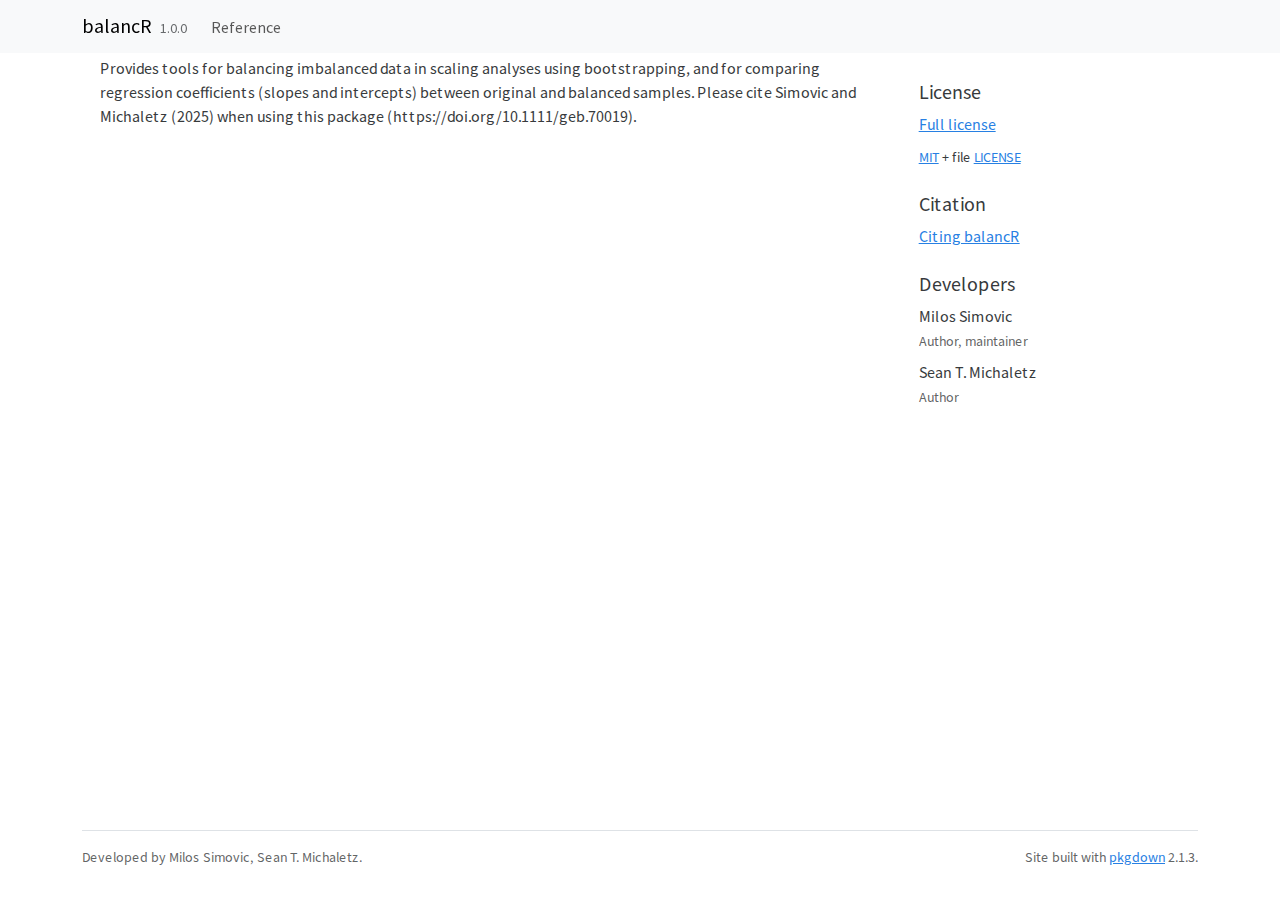
<file: docs/index.html>
<!DOCTYPE html>
<!-- Generated by pkgdown: do not edit by hand --><html lang="en">
<head>
<meta http-equiv="Content-Type" content="text/html; charset=UTF-8">
<meta charset="utf-8">
<meta http-equiv="X-UA-Compatible" content="IE=edge">
<meta name="viewport" content="width=device-width, initial-scale=1, shrink-to-fit=no">
<title>balancR • balancR</title>
<script src="deps/jquery-3.6.0/jquery-3.6.0.min.js"></script><meta name="viewport" content="width=device-width, initial-scale=1, shrink-to-fit=no">
<link href="deps/bootstrap-5.3.1/bootstrap.min.css" rel="stylesheet">
<script src="deps/bootstrap-5.3.1/bootstrap.bundle.min.js"></script><link href="deps/font-awesome-6.5.2/css/all.min.css" rel="stylesheet">
<link href="deps/font-awesome-6.5.2/css/v4-shims.min.css" rel="stylesheet">
<script src="deps/headroom-0.11.0/headroom.min.js"></script><script src="deps/headroom-0.11.0/jQuery.headroom.min.js"></script><script src="deps/bootstrap-toc-1.0.1/bootstrap-toc.min.js"></script><script src="deps/clipboard.js-2.0.11/clipboard.min.js"></script><script src="deps/search-1.0.0/autocomplete.jquery.min.js"></script><script src="deps/search-1.0.0/fuse.min.js"></script><script src="deps/search-1.0.0/mark.min.js"></script><!-- pkgdown --><script src="pkgdown.js"></script><meta property="og:title" content="balancR">
<meta name="description" content="Provides tools for balancing imbalanced data in scaling analyses using bootstrapping, and for comparing regression coefficients (slopes and intercepts) between original and balanced samples. Please cite Simovic and Michaletz (2025) when using this package (https://doi.org/10.1111/geb.70019).">
<meta property="og:description" content="Provides tools for balancing imbalanced data in scaling analyses using bootstrapping, and for comparing regression coefficients (slopes and intercepts) between original and balanced samples. Please cite Simovic and Michaletz (2025) when using this package (https://doi.org/10.1111/geb.70019).">
</head>
<body>
    <a href="#main" class="visually-hidden-focusable">Skip to contents</a>


    <nav class="navbar navbar-expand-lg fixed-top bg-light" data-bs-theme="light" aria-label="Site navigation"><div class="container">

    <a class="navbar-brand me-2" href="index.html">balancR</a>

    <small class="nav-text text-muted me-auto" data-bs-toggle="tooltip" data-bs-placement="bottom" title="">1.0.0</small>


    <button class="navbar-toggler" type="button" data-bs-toggle="collapse" data-bs-target="#navbar" aria-controls="navbar" aria-expanded="false" aria-label="Toggle navigation">
      <span class="navbar-toggler-icon"></span>
    </button>

    <div id="navbar" class="collapse navbar-collapse ms-3">
      <ul class="navbar-nav me-auto">
<li class="nav-item"><a class="nav-link" href="reference/index.html">Reference</a></li>
      </ul>
<ul class="navbar-nav"></ul>
</div>


  </div>
</nav><div class="container template-home">
<div class="row">
  <main id="main" class="col-md-9">
Provides tools for balancing imbalanced data in scaling analyses using bootstrapping, and for comparing regression coefficients (slopes and intercepts) between original and balanced samples. Please cite Simovic and Michaletz (2025) when using this package (https://doi.org/10.1111/geb.70019).
  </main><aside class="col-md-3"><div class="license">
<h2 data-toc-skip>License</h2>
<ul class="list-unstyled">
<li><a href="LICENSE.html">Full license</a></li>
<li><small><a href="https://opensource.org/licenses/mit-license.php" class="external-link">MIT</a> + file <a href="LICENSE-text.html">LICENSE</a></small></li>
</ul>
</div>


<div class="citation">
<h2 data-toc-skip>Citation</h2>
<ul class="list-unstyled">
<li><a href="authors.html#citation">Citing balancR</a></li>
</ul>
</div>

<div class="developers">
<h2 data-toc-skip>Developers</h2>
<ul class="list-unstyled">
<li>Milos Simovic <br><small class="roles"> Author, maintainer </small>   </li>
<li>Sean T. Michaletz <br><small class="roles"> Author </small>   </li>
</ul>
</div>



  </aside>
</div>


    <footer><div class="pkgdown-footer-left">
  <p>Developed by Milos Simovic, Sean T. Michaletz.</p>
</div>

<div class="pkgdown-footer-right">
  <p>Site built with <a href="https://pkgdown.r-lib.org/" class="external-link">pkgdown</a> 2.1.3.</p>
</div>

    </footer>
</div>





  </body>
</html>
</file>
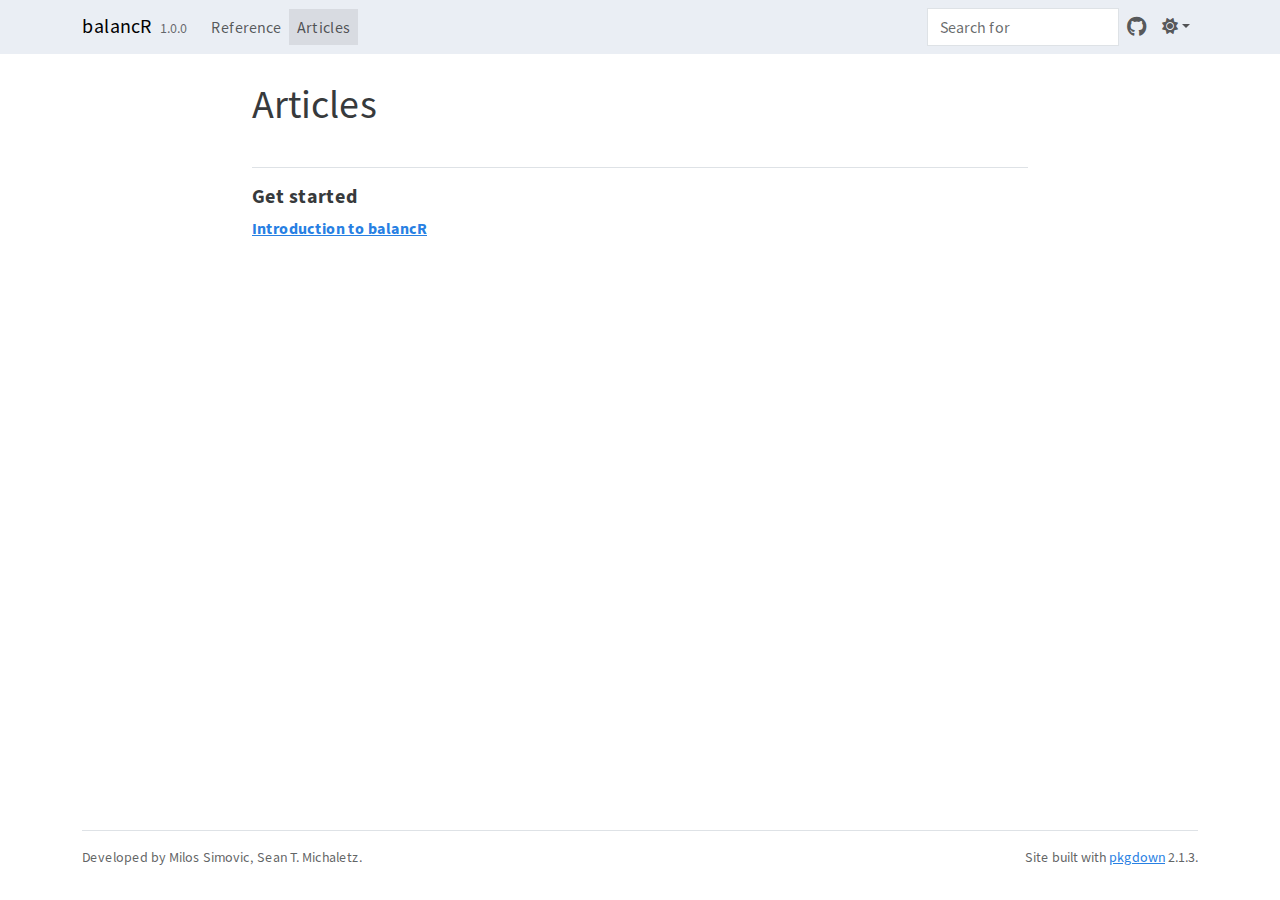
<file: docs/articles/index.html>
<!DOCTYPE html>
<!-- Generated by pkgdown: do not edit by hand --><html lang="en"><head><meta http-equiv="Content-Type" content="text/html; charset=UTF-8"><meta charset="utf-8"><meta http-equiv="X-UA-Compatible" content="IE=edge"><meta name="viewport" content="width=device-width, initial-scale=1, shrink-to-fit=no"><title>Articles • balancR</title><script src="../lightswitch.js"></script><script src="../deps/jquery-3.6.0/jquery-3.6.0.min.js"></script><meta name="viewport" content="width=device-width, initial-scale=1, shrink-to-fit=no"><link href="../deps/bootstrap-5.3.1/bootstrap.min.css" rel="stylesheet"><script src="../deps/bootstrap-5.3.1/bootstrap.bundle.min.js"></script><link href="../deps/font-awesome-6.5.2/css/all.min.css" rel="stylesheet"><link href="../deps/font-awesome-6.5.2/css/v4-shims.min.css" rel="stylesheet"><script src="../deps/headroom-0.11.0/headroom.min.js"></script><script src="../deps/headroom-0.11.0/jQuery.headroom.min.js"></script><script src="../deps/bootstrap-toc-1.0.1/bootstrap-toc.min.js"></script><script src="../deps/clipboard.js-2.0.11/clipboard.min.js"></script><script src="../deps/search-1.0.0/autocomplete.jquery.min.js"></script><script src="../deps/search-1.0.0/fuse.min.js"></script><script src="../deps/search-1.0.0/mark.min.js"></script><!-- pkgdown --><script src="../pkgdown.js"></script><meta property="og:title" content="Articles"></head><body>
    <a href="#main" class="visually-hidden-focusable">Skip to contents</a>


    <nav class="navbar navbar-expand-lg fixed-top " aria-label="Site navigation"><div class="container">

    <a class="navbar-brand me-2" href="../index.html">balancR</a>

    <small class="nav-text text-muted me-auto" data-bs-toggle="tooltip" data-bs-placement="bottom" title="">1.0.0</small>


    <button class="navbar-toggler" type="button" data-bs-toggle="collapse" data-bs-target="#navbar" aria-controls="navbar" aria-expanded="false" aria-label="Toggle navigation">
      <span class="navbar-toggler-icon"></span>
    </button>

    <div id="navbar" class="collapse navbar-collapse ms-3">
      <ul class="navbar-nav me-auto"><li class="nav-item"><a class="nav-link" href="../reference/index.html">Reference</a></li>
<li class="active nav-item"><a class="nav-link" href="../articles/index.html">Articles</a></li>
      </ul><ul class="navbar-nav"><li class="nav-item"><form class="form-inline" role="search">
 <input class="form-control" type="search" name="search-input" id="search-input" autocomplete="off" aria-label="Search site" placeholder="Search for" data-search-index="../search.json"></form></li>
<li class="nav-item"><a class="external-link nav-link" href="https://github.com/MichaletzLab/balancR" aria-label="GitHub"><span class="fa fab fa-github fa-lg"></span></a></li>
<li class="nav-item dropdown">
  <button class="nav-link dropdown-toggle" type="button" id="dropdown-lightswitch" data-bs-toggle="dropdown" aria-expanded="false" aria-haspopup="true" aria-label="Light switch"><span class="fa fa-sun"></span></button>
  <ul class="dropdown-menu dropdown-menu-end" aria-labelledby="dropdown-lightswitch"><li><button class="dropdown-item" data-bs-theme-value="light"><span class="fa fa-sun"></span> Light</button></li>
    <li><button class="dropdown-item" data-bs-theme-value="dark"><span class="fa fa-moon"></span> Dark</button></li>
    <li><button class="dropdown-item" data-bs-theme-value="auto"><span class="fa fa-adjust"></span> Auto</button></li>
  </ul></li>
      </ul></div>


  </div>
</nav><div class="container template-article-index">
<div class="row">
  <main id="main" class="col-md-9"><div class="page-header">

      <h1>Articles</h1>
    </div>

    <div class="section ">
      <h3>Get started</h3>
      <div class="section-desc"></div>

      <dl><dt><a href="introduction.html">Introduction to balancR</a></dt>
        <dd>
      </dd></dl></div>
  </main></div>


    <footer><div class="pkgdown-footer-left">
  <p>Developed by Milos Simovic, Sean T. Michaletz.</p>
</div>

<div class="pkgdown-footer-right">
  <p>Site built with <a href="https://pkgdown.r-lib.org/" class="external-link">pkgdown</a> 2.1.3.</p>
</div>

    </footer></div>





  </body></html>
</file>
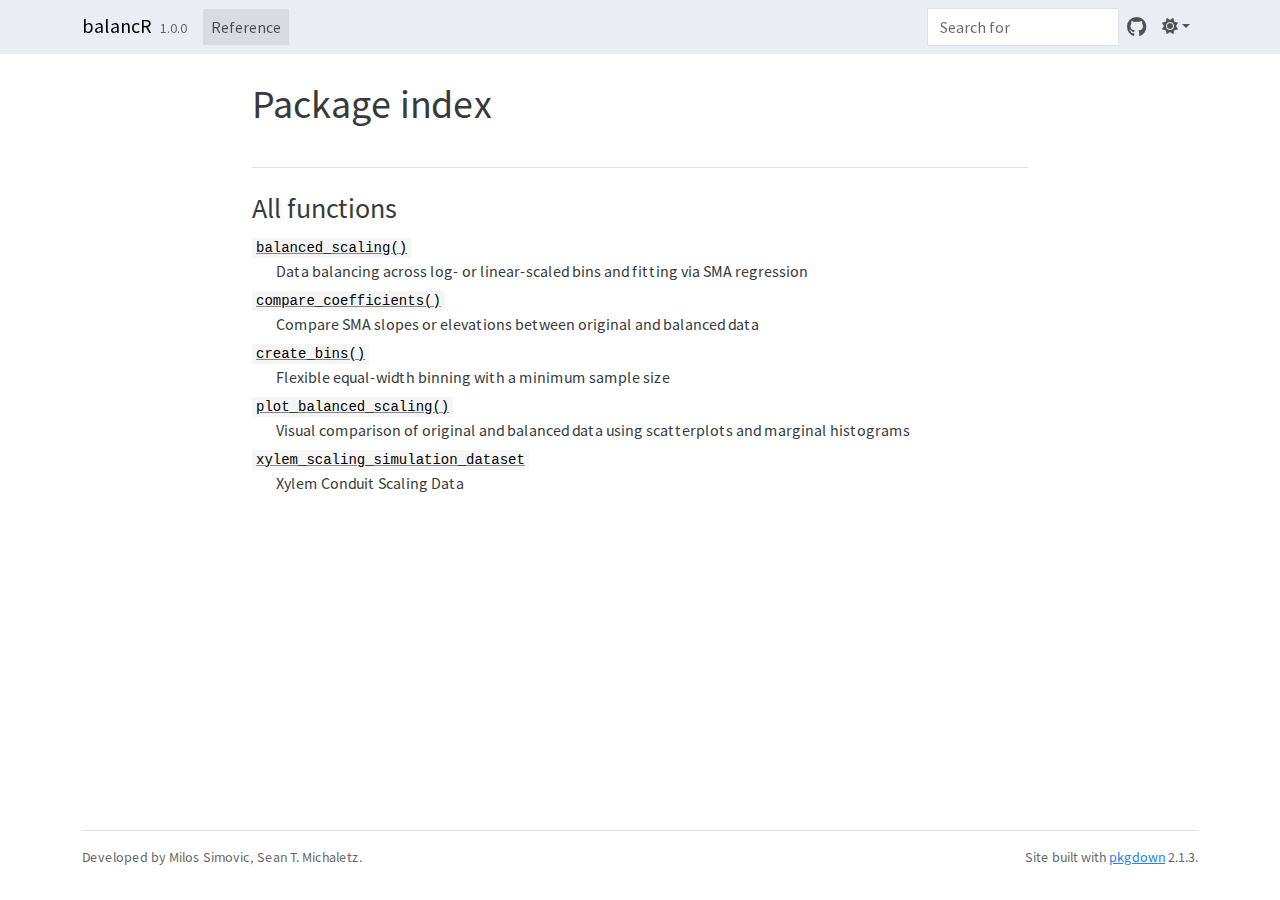
<file: docs/reference/index.html>
<!DOCTYPE html>
<!-- Generated by pkgdown: do not edit by hand --><html lang="en"><head><meta http-equiv="Content-Type" content="text/html; charset=UTF-8"><meta charset="utf-8"><meta http-equiv="X-UA-Compatible" content="IE=edge"><meta name="viewport" content="width=device-width, initial-scale=1, shrink-to-fit=no"><title>Package index • balancR</title><script src="../lightswitch.js"></script><script src="../deps/jquery-3.6.0/jquery-3.6.0.min.js"></script><meta name="viewport" content="width=device-width, initial-scale=1, shrink-to-fit=no"><link href="../deps/bootstrap-5.3.1/bootstrap.min.css" rel="stylesheet"><script src="../deps/bootstrap-5.3.1/bootstrap.bundle.min.js"></script><link href="../deps/font-awesome-6.5.2/css/all.min.css" rel="stylesheet"><link href="../deps/font-awesome-6.5.2/css/v4-shims.min.css" rel="stylesheet"><script src="../deps/headroom-0.11.0/headroom.min.js"></script><script src="../deps/headroom-0.11.0/jQuery.headroom.min.js"></script><script src="../deps/bootstrap-toc-1.0.1/bootstrap-toc.min.js"></script><script src="../deps/clipboard.js-2.0.11/clipboard.min.js"></script><script src="../deps/search-1.0.0/autocomplete.jquery.min.js"></script><script src="../deps/search-1.0.0/fuse.min.js"></script><script src="../deps/search-1.0.0/mark.min.js"></script><!-- pkgdown --><script src="../pkgdown.js"></script><meta property="og:title" content="Package index"></head><body>
    <a href="#main" class="visually-hidden-focusable">Skip to contents</a>


    <nav class="navbar navbar-expand-lg fixed-top " aria-label="Site navigation"><div class="container">

    <a class="navbar-brand me-2" href="../index.html">balancR</a>

    <small class="nav-text text-muted me-auto" data-bs-toggle="tooltip" data-bs-placement="bottom" title="">1.0.0</small>


    <button class="navbar-toggler" type="button" data-bs-toggle="collapse" data-bs-target="#navbar" aria-controls="navbar" aria-expanded="false" aria-label="Toggle navigation">
      <span class="navbar-toggler-icon"></span>
    </button>

    <div id="navbar" class="collapse navbar-collapse ms-3">
      <ul class="navbar-nav me-auto"><li class="active nav-item"><a class="nav-link" href="../reference/index.html">Reference</a></li>
      </ul><ul class="navbar-nav"><li class="nav-item"><form class="form-inline" role="search">
 <input class="form-control" type="search" name="search-input" id="search-input" autocomplete="off" aria-label="Search site" placeholder="Search for" data-search-index="../search.json"></form></li>
<li class="nav-item"><a class="external-link nav-link" href="https://github.com/MichaletzLab/balancR" aria-label="GitHub"><span class="fa fab fa-github fa-lg"></span></a></li>
<li class="nav-item dropdown">
  <button class="nav-link dropdown-toggle" type="button" id="dropdown-lightswitch" data-bs-toggle="dropdown" aria-expanded="false" aria-haspopup="true" aria-label="Light switch"><span class="fa fa-sun"></span></button>
  <ul class="dropdown-menu dropdown-menu-end" aria-labelledby="dropdown-lightswitch"><li><button class="dropdown-item" data-bs-theme-value="light"><span class="fa fa-sun"></span> Light</button></li>
    <li><button class="dropdown-item" data-bs-theme-value="dark"><span class="fa fa-moon"></span> Dark</button></li>
    <li><button class="dropdown-item" data-bs-theme-value="auto"><span class="fa fa-adjust"></span> Auto</button></li>
  </ul></li>
      </ul></div>


  </div>
</nav><div class="container template-reference-index">
<div class="row">
  <main id="main" class="col-md-9"><div class="page-header">

      <h1>Package index</h1>
    </div>

    <div class="section level2">
      <h2 id="all-functions">All functions<a class="anchor" aria-label="anchor" href="#all-functions"></a></h2>




    </div><div class="section level2">




      <dl><dt>

          <code><a href="balanced_scaling.html">balanced_scaling()</a></code>

        </dt>
        <dd>Data balancing across log- or linear-scaled bins and fitting via SMA regression</dd>
      </dl><dl><dt>

          <code><a href="compare_coefficients.html">compare_coefficients()</a></code>

        </dt>
        <dd>Compare SMA slopes or elevations between original and balanced data</dd>
      </dl><dl><dt>

          <code><a href="create_bins.html">create_bins()</a></code>

        </dt>
        <dd>Flexible equal-width binning with a minimum sample size</dd>
      </dl><dl><dt>

          <code><a href="plot_balanced_scaling.html">plot_balanced_scaling()</a></code>

        </dt>
        <dd>Visual comparison of original and balanced data using scatterplots and marginal histograms</dd>
      </dl><dl><dt>

          <code><a href="xylem_scaling_simulation_dataset.html">xylem_scaling_simulation_dataset</a></code>

        </dt>
        <dd>Xylem Conduit Scaling Data</dd>
      </dl></div>
  </main></div>


    <footer><div class="pkgdown-footer-left">
  <p>Developed by Milos Simovic, Sean T. Michaletz.</p>
</div>

<div class="pkgdown-footer-right">
  <p>Site built with <a href="https://pkgdown.r-lib.org/" class="external-link">pkgdown</a> 2.1.3.</p>
</div>

    </footer></div>





  </body></html>
</file>
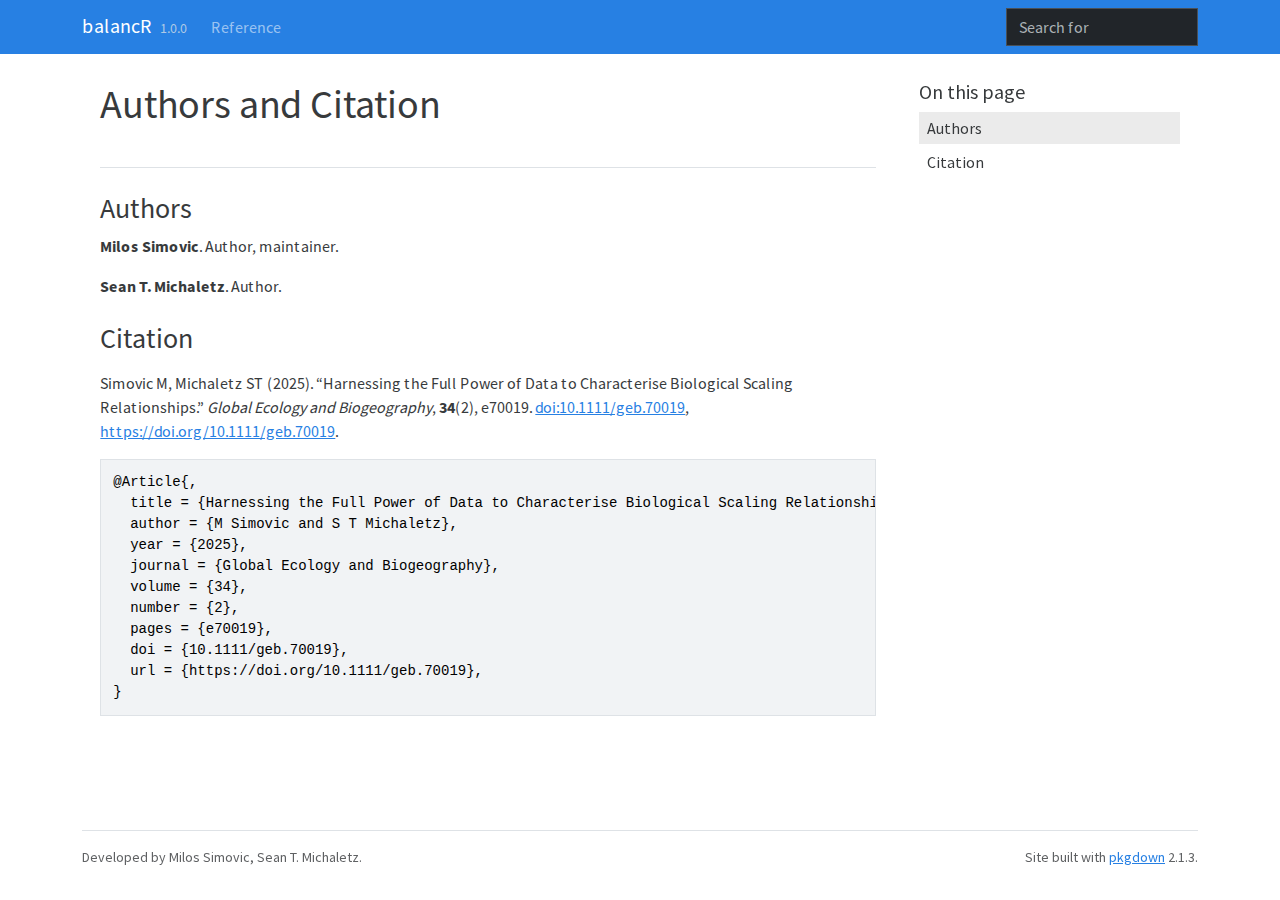
<file: docs/authors.html>
<!DOCTYPE html>
<!-- Generated by pkgdown: do not edit by hand --><html lang="en"><head><meta http-equiv="Content-Type" content="text/html; charset=UTF-8"><meta charset="utf-8"><meta http-equiv="X-UA-Compatible" content="IE=edge"><meta name="viewport" content="width=device-width, initial-scale=1, shrink-to-fit=no"><title>Authors and Citation • balancR</title><script src="deps/jquery-3.6.0/jquery-3.6.0.min.js"></script><meta name="viewport" content="width=device-width, initial-scale=1, shrink-to-fit=no"><link href="deps/bootstrap-5.3.1/bootstrap.min.css" rel="stylesheet"><script src="deps/bootstrap-5.3.1/bootstrap.bundle.min.js"></script><link href="deps/font-awesome-6.5.2/css/all.min.css" rel="stylesheet"><link href="deps/font-awesome-6.5.2/css/v4-shims.min.css" rel="stylesheet"><script src="deps/headroom-0.11.0/headroom.min.js"></script><script src="deps/headroom-0.11.0/jQuery.headroom.min.js"></script><script src="deps/bootstrap-toc-1.0.1/bootstrap-toc.min.js"></script><script src="deps/clipboard.js-2.0.11/clipboard.min.js"></script><script src="deps/search-1.0.0/autocomplete.jquery.min.js"></script><script src="deps/search-1.0.0/fuse.min.js"></script><script src="deps/search-1.0.0/mark.min.js"></script><!-- pkgdown --><script src="pkgdown.js"></script><meta property="og:title" content="Authors and Citation"></head><body>
    <a href="#main" class="visually-hidden-focusable">Skip to contents</a>


    <nav class="navbar navbar-expand-lg fixed-top bg-primary" data-bs-theme="dark" aria-label="Site navigation"><div class="container">

    <a class="navbar-brand me-2" href="index.html">balancR</a>

    <small class="nav-text text-muted me-auto" data-bs-toggle="tooltip" data-bs-placement="bottom" title="">1.0.0</small>


    <button class="navbar-toggler" type="button" data-bs-toggle="collapse" data-bs-target="#navbar" aria-controls="navbar" aria-expanded="false" aria-label="Toggle navigation">
      <span class="navbar-toggler-icon"></span>
    </button>

    <div id="navbar" class="collapse navbar-collapse ms-3">
      <ul class="navbar-nav me-auto"><li class="nav-item"><a class="nav-link" href="reference/index.html">Reference</a></li>
      </ul><ul class="navbar-nav"><li class="nav-item"><form class="form-inline" role="search">
 <input class="form-control" type="search" name="search-input" id="search-input" autocomplete="off" aria-label="Search site" placeholder="Search for" data-search-index="search.json"></form></li>
      </ul></div>


  </div>
</nav><div class="container template-citation-authors">
<div class="row">
  <main id="main" class="col-md-9"><div class="page-header">

      <h1>Authors and Citation</h1>
    </div>

    <div class="section level2">
      <h2>Authors</h2>

      <ul class="list-unstyled"><li>
          <p><strong>Milos Simovic</strong>. Author, maintainer.
          </p>
        </li>
        <li>
          <p><strong>Sean T. Michaletz</strong>. Author.
          </p>
        </li>
      </ul></div>

    <div class="section level2">
      <h2 id="citation">Citation</h2>
      <p></p>

      <p>Simovic M, Michaletz ST (2025).
“Harnessing the Full Power of Data to Characterise Biological Scaling Relationships.”
<em>Global Ecology and Biogeography</em>, <b>34</b>(2), e70019.
<a href="https://doi.org/10.1111/geb.70019" class="external-link">doi:10.1111/geb.70019</a>, <a href="https://doi.org/10.1111/geb.70019" class="external-link">https://doi.org/10.1111/geb.70019</a>.
</p>
      <pre>@Article{,
  title = {Harnessing the Full Power of Data to Characterise Biological Scaling Relationships},
  author = {M Simovic and S T Michaletz},
  year = {2025},
  journal = {Global Ecology and Biogeography},
  volume = {34},
  number = {2},
  pages = {e70019},
  doi = {10.1111/geb.70019},
  url = {https://doi.org/10.1111/geb.70019},
}</pre>
    </div>

  </main><aside class="col-md-3"><nav id="toc" aria-label="Table of contents"><h2>On this page</h2>
    </nav></aside></div>


    <footer><div class="pkgdown-footer-left">
  <p>Developed by Milos Simovic, Sean T. Michaletz.</p>
</div>

<div class="pkgdown-footer-right">
  <p>Site built with <a href="https://pkgdown.r-lib.org/" class="external-link">pkgdown</a> 2.1.3.</p>
</div>

    </footer></div>





  </body></html>
</file>
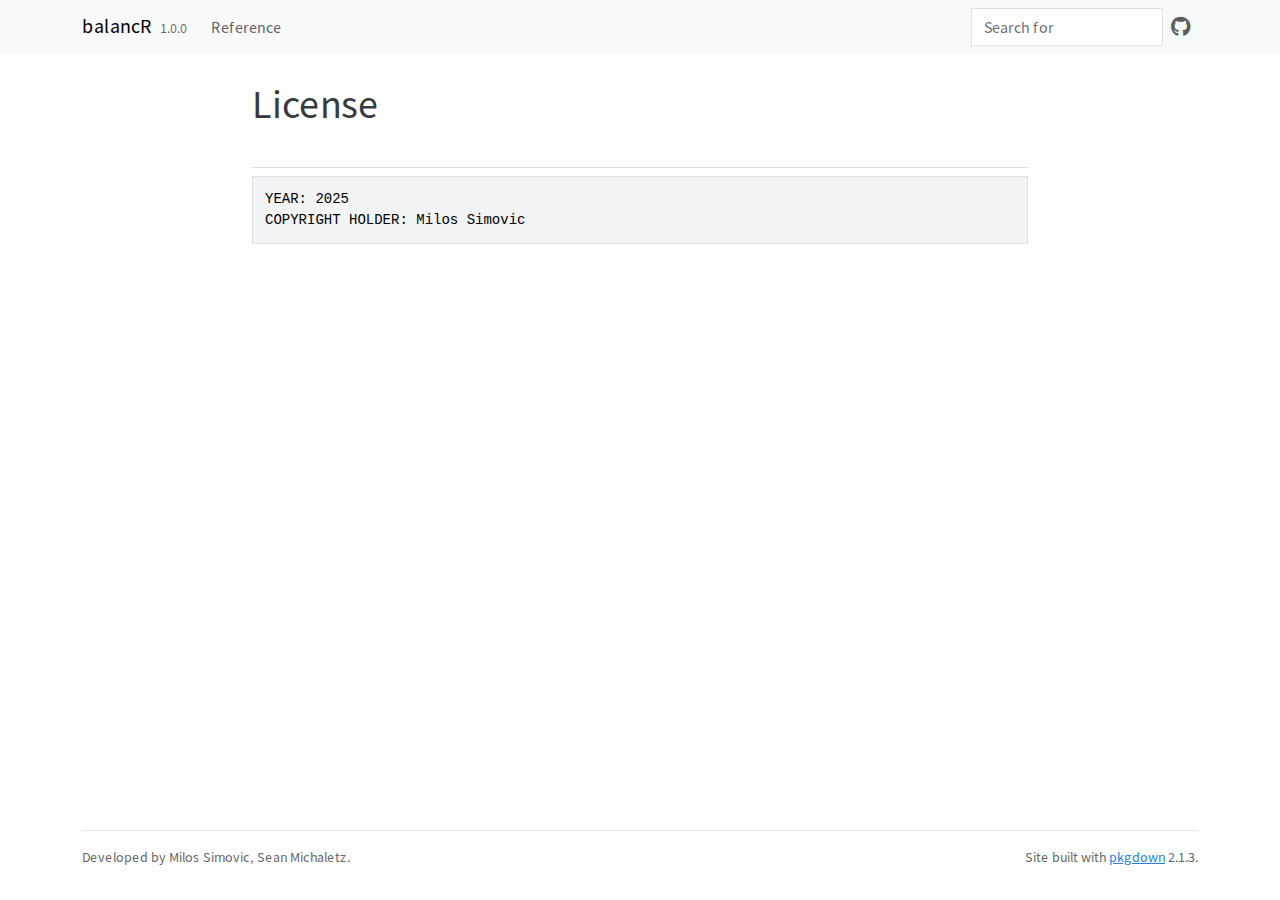
<file: docs/LICENSE-text.html>
<!DOCTYPE html>
<!-- Generated by pkgdown: do not edit by hand --><html lang="en"><head><meta http-equiv="Content-Type" content="text/html; charset=UTF-8"><meta charset="utf-8"><meta http-equiv="X-UA-Compatible" content="IE=edge"><meta name="viewport" content="width=device-width, initial-scale=1, shrink-to-fit=no"><title>License • balancR</title><script src="deps/jquery-3.6.0/jquery-3.6.0.min.js"></script><meta name="viewport" content="width=device-width, initial-scale=1, shrink-to-fit=no"><link href="deps/bootstrap-5.3.1/bootstrap.min.css" rel="stylesheet"><script src="deps/bootstrap-5.3.1/bootstrap.bundle.min.js"></script><link href="deps/font-awesome-6.5.2/css/all.min.css" rel="stylesheet"><link href="deps/font-awesome-6.5.2/css/v4-shims.min.css" rel="stylesheet"><script src="deps/headroom-0.11.0/headroom.min.js"></script><script src="deps/headroom-0.11.0/jQuery.headroom.min.js"></script><script src="deps/bootstrap-toc-1.0.1/bootstrap-toc.min.js"></script><script src="deps/clipboard.js-2.0.11/clipboard.min.js"></script><script src="deps/search-1.0.0/autocomplete.jquery.min.js"></script><script src="deps/search-1.0.0/fuse.min.js"></script><script src="deps/search-1.0.0/mark.min.js"></script><!-- pkgdown --><script src="pkgdown.js"></script><meta property="og:title" content="License"></head><body>
    <a href="#main" class="visually-hidden-focusable">Skip to contents</a>


    <nav class="navbar navbar-expand-lg fixed-top bg-light" data-bs-theme="light" aria-label="Site navigation"><div class="container">

    <a class="navbar-brand me-2" href="index.html">balancR</a>

    <small class="nav-text text-muted me-auto" data-bs-toggle="tooltip" data-bs-placement="bottom" title="">1.0.0</small>


    <button class="navbar-toggler" type="button" data-bs-toggle="collapse" data-bs-target="#navbar" aria-controls="navbar" aria-expanded="false" aria-label="Toggle navigation">
      <span class="navbar-toggler-icon"></span>
    </button>

    <div id="navbar" class="collapse navbar-collapse ms-3">
      <ul class="navbar-nav me-auto"><li class="nav-item"><a class="nav-link" href="reference/index.html">Reference</a></li>
      </ul><ul class="navbar-nav"><li class="nav-item"><form class="form-inline" role="search">
 <input class="form-control" type="search" name="search-input" id="search-input" autocomplete="off" aria-label="Search site" placeholder="Search for" data-search-index="search.json"></form></li>
<li class="nav-item"><a class="external-link nav-link" href="https://github.com/MSimovic21/balancR/" aria-label="GitHub"><span class="fa fab fa-github fa-lg"></span></a></li>
      </ul></div>


  </div>
</nav><div class="container template-title-body">
<div class="row">
  <main id="main" class="col-md-9"><div class="page-header">

      <h1>License</h1>

    </div>

<pre>YEAR: 2025
COPYRIGHT HOLDER: Milos Simovic
</pre>

  </main></div>


    <footer><div class="pkgdown-footer-left">
  <p>Developed by Milos Simovic, Sean Michaletz.</p>
</div>

<div class="pkgdown-footer-right">
  <p>Site built with <a href="https://pkgdown.r-lib.org/" class="external-link">pkgdown</a> 2.1.3.</p>
</div>

    </footer></div>





  </body></html>
</file>
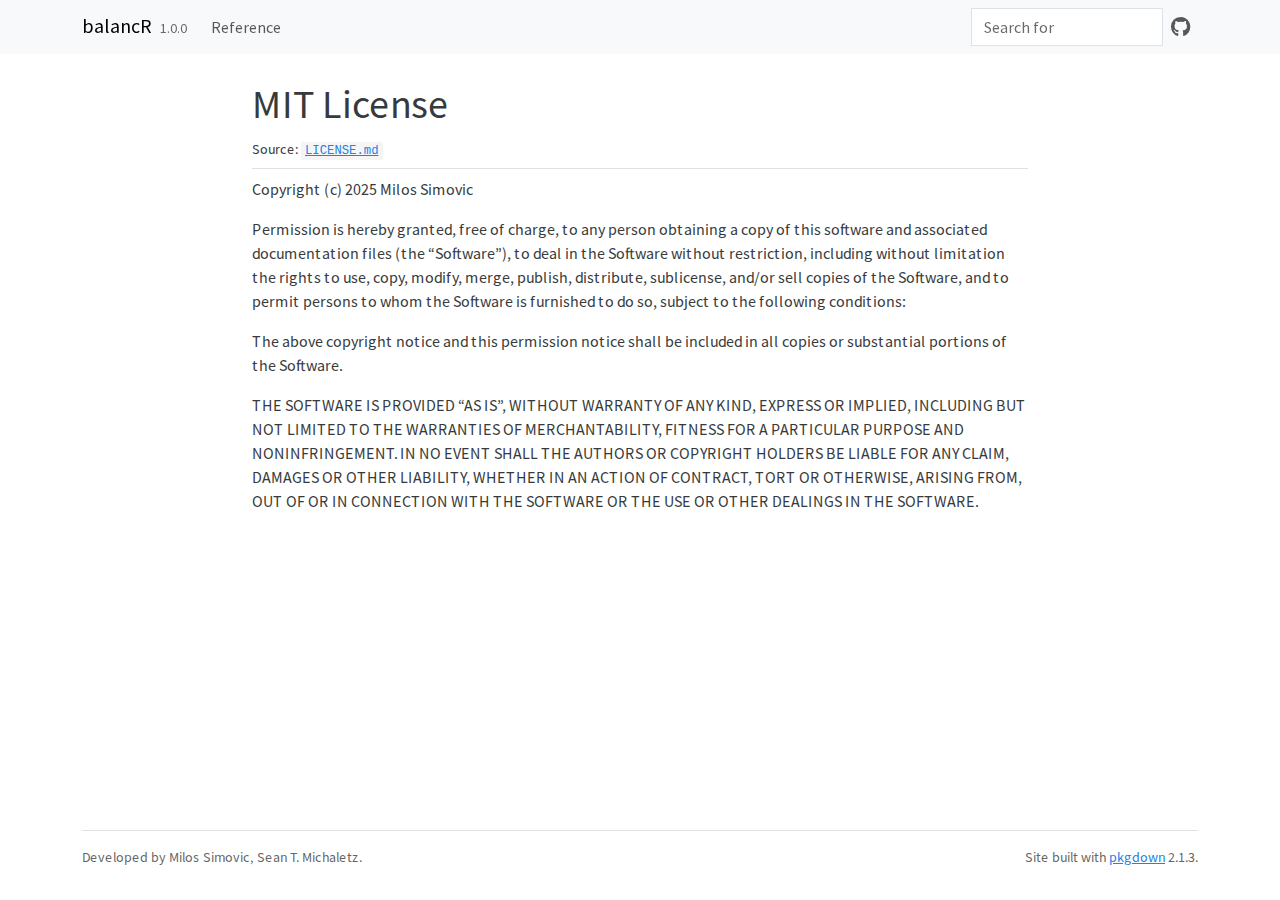
<file: docs/LICENSE.html>
<!DOCTYPE html>
<!-- Generated by pkgdown: do not edit by hand --><html lang="en"><head><meta http-equiv="Content-Type" content="text/html; charset=UTF-8"><meta charset="utf-8"><meta http-equiv="X-UA-Compatible" content="IE=edge"><meta name="viewport" content="width=device-width, initial-scale=1, shrink-to-fit=no"><title>MIT License • balancR</title><script src="deps/jquery-3.6.0/jquery-3.6.0.min.js"></script><meta name="viewport" content="width=device-width, initial-scale=1, shrink-to-fit=no"><link href="deps/bootstrap-5.3.1/bootstrap.min.css" rel="stylesheet"><script src="deps/bootstrap-5.3.1/bootstrap.bundle.min.js"></script><link href="deps/font-awesome-6.5.2/css/all.min.css" rel="stylesheet"><link href="deps/font-awesome-6.5.2/css/v4-shims.min.css" rel="stylesheet"><script src="deps/headroom-0.11.0/headroom.min.js"></script><script src="deps/headroom-0.11.0/jQuery.headroom.min.js"></script><script src="deps/bootstrap-toc-1.0.1/bootstrap-toc.min.js"></script><script src="deps/clipboard.js-2.0.11/clipboard.min.js"></script><script src="deps/search-1.0.0/autocomplete.jquery.min.js"></script><script src="deps/search-1.0.0/fuse.min.js"></script><script src="deps/search-1.0.0/mark.min.js"></script><!-- pkgdown --><script src="pkgdown.js"></script><meta property="og:title" content="MIT License"></head><body>
    <a href="#main" class="visually-hidden-focusable">Skip to contents</a>


    <nav class="navbar navbar-expand-lg fixed-top bg-light" data-bs-theme="light" aria-label="Site navigation"><div class="container">

    <a class="navbar-brand me-2" href="index.html">balancR</a>

    <small class="nav-text text-muted me-auto" data-bs-toggle="tooltip" data-bs-placement="bottom" title="">1.0.0</small>


    <button class="navbar-toggler" type="button" data-bs-toggle="collapse" data-bs-target="#navbar" aria-controls="navbar" aria-expanded="false" aria-label="Toggle navigation">
      <span class="navbar-toggler-icon"></span>
    </button>

    <div id="navbar" class="collapse navbar-collapse ms-3">
      <ul class="navbar-nav me-auto"><li class="nav-item"><a class="nav-link" href="reference/index.html">Reference</a></li>
      </ul><ul class="navbar-nav"><li class="nav-item"><form class="form-inline" role="search">
 <input class="form-control" type="search" name="search-input" id="search-input" autocomplete="off" aria-label="Search site" placeholder="Search for" data-search-index="search.json"></form></li>
<li class="nav-item"><a class="external-link nav-link" href="https://github.com/MichaletzLab/balancR" aria-label="GitHub"><span class="fa fab fa-github fa-lg"></span></a></li>
      </ul></div>


  </div>
</nav><div class="container template-title-body">
<div class="row">
  <main id="main" class="col-md-9"><div class="page-header">

      <h1>MIT License</h1>
      <small class="dont-index">Source: <a href="https://github.com/MichaletzLab/balancR/blob/HEAD/LICENSE.md" class="external-link"><code>LICENSE.md</code></a></small>
    </div>

<div id="mit-license" class="section level1">

<p>Copyright (c) 2025 Milos Simovic</p>
<p>Permission is hereby granted, free of charge, to any person obtaining a copy of this software and associated documentation files (the “Software”), to deal in the Software without restriction, including without limitation the rights to use, copy, modify, merge, publish, distribute, sublicense, and/or sell copies of the Software, and to permit persons to whom the Software is furnished to do so, subject to the following conditions:</p>
<p>The above copyright notice and this permission notice shall be included in all copies or substantial portions of the Software.</p>
<p>THE SOFTWARE IS PROVIDED “AS IS”, WITHOUT WARRANTY OF ANY KIND, EXPRESS OR IMPLIED, INCLUDING BUT NOT LIMITED TO THE WARRANTIES OF MERCHANTABILITY, FITNESS FOR A PARTICULAR PURPOSE AND NONINFRINGEMENT. IN NO EVENT SHALL THE AUTHORS OR COPYRIGHT HOLDERS BE LIABLE FOR ANY CLAIM, DAMAGES OR OTHER LIABILITY, WHETHER IN AN ACTION OF CONTRACT, TORT OR OTHERWISE, ARISING FROM, OUT OF OR IN CONNECTION WITH THE SOFTWARE OR THE USE OR OTHER DEALINGS IN THE SOFTWARE.</p>
</div>

  </main></div>


    <footer><div class="pkgdown-footer-left">
  <p>Developed by Milos Simovic, Sean T. Michaletz.</p>
</div>

<div class="pkgdown-footer-right">
  <p>Site built with <a href="https://pkgdown.r-lib.org/" class="external-link">pkgdown</a> 2.1.3.</p>
</div>

    </footer></div>





  </body></html>
</file>
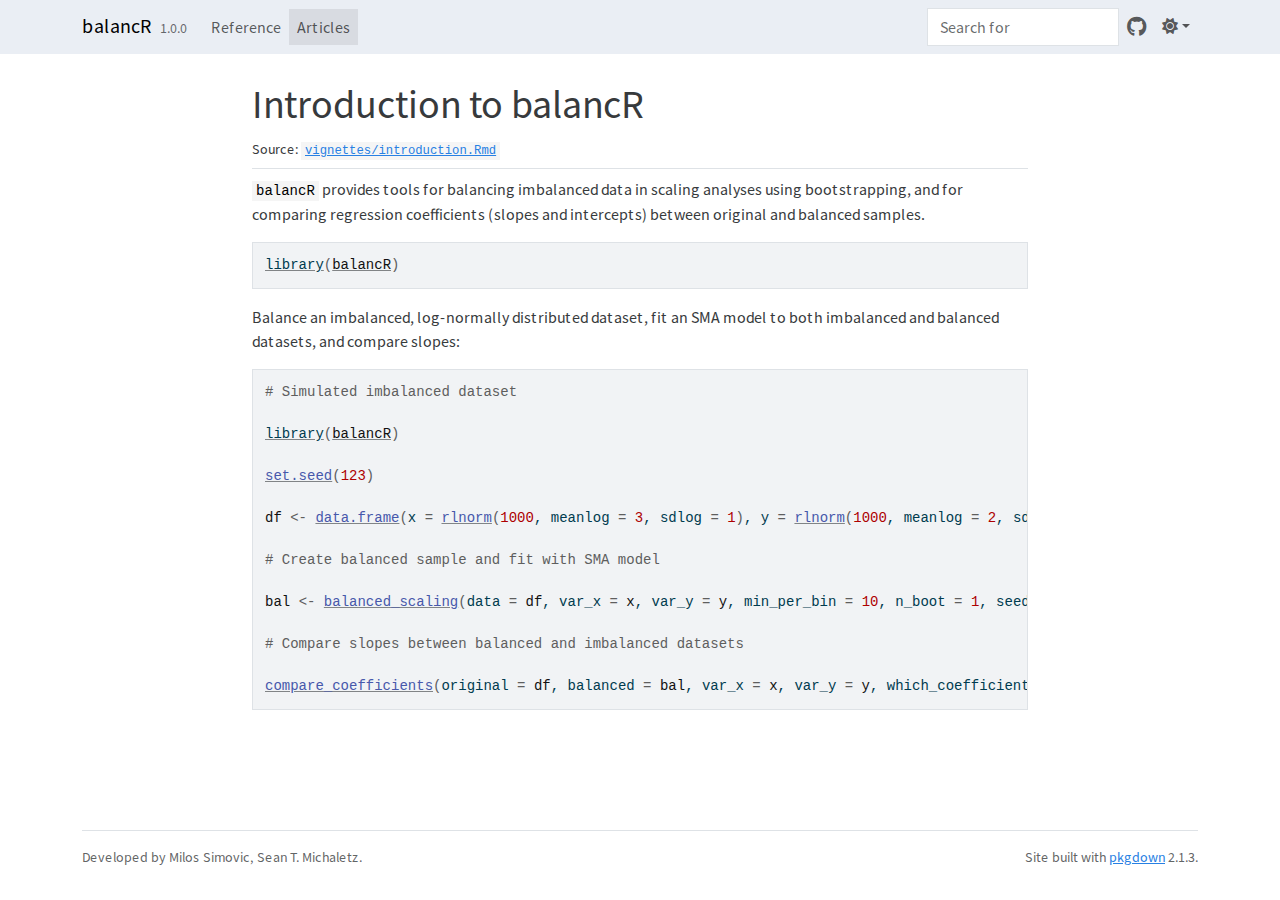
<file: docs/articles/introduction.html>
<!DOCTYPE html>
<!-- Generated by pkgdown: do not edit by hand --><html lang="en">
<head>
<meta http-equiv="Content-Type" content="text/html; charset=UTF-8">
<meta charset="utf-8">
<meta http-equiv="X-UA-Compatible" content="IE=edge">
<meta name="viewport" content="width=device-width, initial-scale=1, shrink-to-fit=no">
<title>Introduction to balancR • balancR</title>
<script src="../lightswitch.js"></script><script src="../deps/jquery-3.6.0/jquery-3.6.0.min.js"></script><meta name="viewport" content="width=device-width, initial-scale=1, shrink-to-fit=no">
<link href="../deps/bootstrap-5.3.1/bootstrap.min.css" rel="stylesheet">
<script src="../deps/bootstrap-5.3.1/bootstrap.bundle.min.js"></script><link href="../deps/font-awesome-6.5.2/css/all.min.css" rel="stylesheet">
<link href="../deps/font-awesome-6.5.2/css/v4-shims.min.css" rel="stylesheet">
<script src="../deps/headroom-0.11.0/headroom.min.js"></script><script src="../deps/headroom-0.11.0/jQuery.headroom.min.js"></script><script src="../deps/bootstrap-toc-1.0.1/bootstrap-toc.min.js"></script><script src="../deps/clipboard.js-2.0.11/clipboard.min.js"></script><script src="../deps/search-1.0.0/autocomplete.jquery.min.js"></script><script src="../deps/search-1.0.0/fuse.min.js"></script><script src="../deps/search-1.0.0/mark.min.js"></script><!-- pkgdown --><script src="../pkgdown.js"></script><meta property="og:title" content="Introduction to balancR">
</head>
<body>
    <a href="#main" class="visually-hidden-focusable">Skip to contents</a>


    <nav class="navbar navbar-expand-lg fixed-top " aria-label="Site navigation"><div class="container">

    <a class="navbar-brand me-2" href="../index.html">balancR</a>

    <small class="nav-text text-muted me-auto" data-bs-toggle="tooltip" data-bs-placement="bottom" title="">1.0.0</small>


    <button class="navbar-toggler" type="button" data-bs-toggle="collapse" data-bs-target="#navbar" aria-controls="navbar" aria-expanded="false" aria-label="Toggle navigation">
      <span class="navbar-toggler-icon"></span>
    </button>

    <div id="navbar" class="collapse navbar-collapse ms-3">
      <ul class="navbar-nav me-auto">
<li class="nav-item"><a class="nav-link" href="../reference/index.html">Reference</a></li>
<li class="active nav-item"><a class="nav-link" href="../articles/index.html">Articles</a></li>
      </ul>
<ul class="navbar-nav">
<li class="nav-item"><form class="form-inline" role="search">
 <input class="form-control" type="search" name="search-input" id="search-input" autocomplete="off" aria-label="Search site" placeholder="Search for" data-search-index="../search.json">
</form></li>
<li class="nav-item"><a class="external-link nav-link" href="https://github.com/MichaletzLab/balancR" aria-label="GitHub"><span class="fa fab fa-github fa-lg"></span></a></li>
<li class="nav-item dropdown">
  <button class="nav-link dropdown-toggle" type="button" id="dropdown-lightswitch" data-bs-toggle="dropdown" aria-expanded="false" aria-haspopup="true" aria-label="Light switch"><span class="fa fa-sun"></span></button>
  <ul class="dropdown-menu dropdown-menu-end" aria-labelledby="dropdown-lightswitch">
<li><button class="dropdown-item" data-bs-theme-value="light"><span class="fa fa-sun"></span> Light</button></li>
    <li><button class="dropdown-item" data-bs-theme-value="dark"><span class="fa fa-moon"></span> Dark</button></li>
    <li><button class="dropdown-item" data-bs-theme-value="auto"><span class="fa fa-adjust"></span> Auto</button></li>
  </ul>
</li>
      </ul>
</div>


  </div>
</nav><div class="container template-article">




<div class="row">
  <main id="main" class="col-md-9"><div class="page-header">

      <h1>Introduction to balancR</h1>
            
      
      <small class="dont-index">Source: <a href="https://github.com/MichaletzLab/balancR/blob/master/vignettes/introduction.Rmd" class="external-link"><code>vignettes/introduction.Rmd</code></a></small>
      <div class="d-none name"><code>introduction.Rmd</code></div>
    </div>

    
    
<p><code>balancR</code> provides tools for balancing imbalanced data in
scaling analyses using bootstrapping, and for comparing regression
coefficients (slopes and intercepts) between original and balanced
samples.</p>
<pre><code><span><span class="kw"><a href="https://rdrr.io/r/base/library.html" class="external-link">library</a></span><span class="op">(</span><span class="va"><a href="https://michaletzlab.github.io/balancR">balancR</a></span><span class="op">)</span></span></code></pre>
<p>Balance an imbalanced, log-normally distributed dataset, fit an SMA
model to both imbalanced and balanced datasets, and compare slopes:</p>
<pre><code><span><span class="co"># Simulated imbalanced dataset</span></span>
<span></span>
<span><span class="kw"><a href="https://rdrr.io/r/base/library.html" class="external-link">library</a></span><span class="op">(</span><span class="va"><a href="https://michaletzlab.github.io/balancR">balancR</a></span><span class="op">)</span></span>
<span></span>
<span><span class="fu"><a href="https://rdrr.io/r/base/Random.html" class="external-link">set.seed</a></span><span class="op">(</span><span class="fl">123</span><span class="op">)</span> </span>
<span></span>
<span><span class="va">df</span> <span class="op">&lt;-</span> <span class="fu"><a href="https://rdrr.io/r/base/data.frame.html" class="external-link">data.frame</a></span><span class="op">(</span>x <span class="op">=</span> <span class="fu"><a href="https://rdrr.io/r/stats/Lognormal.html" class="external-link">rlnorm</a></span><span class="op">(</span><span class="fl">1000</span>, meanlog <span class="op">=</span> <span class="fl">3</span>, sdlog <span class="op">=</span> <span class="fl">1</span><span class="op">)</span>, y <span class="op">=</span> <span class="fu"><a href="https://rdrr.io/r/stats/Lognormal.html" class="external-link">rlnorm</a></span><span class="op">(</span><span class="fl">1000</span>, meanlog <span class="op">=</span> <span class="fl">2</span>, sdlog <span class="op">=</span> <span class="fl">1</span><span class="op">)</span><span class="op">)</span></span>
<span></span>
<span><span class="co"># Create balanced sample and fit with SMA model</span></span>
<span></span>
<span><span class="va">bal</span> <span class="op">&lt;-</span> <span class="fu"><a href="../reference/balanced_scaling.html">balanced_scaling</a></span><span class="op">(</span>data <span class="op">=</span> <span class="va">df</span>, var_x <span class="op">=</span> <span class="va">x</span>, var_y <span class="op">=</span> <span class="va">y</span>, min_per_bin <span class="op">=</span> <span class="fl">10</span>, n_boot <span class="op">=</span> <span class="fl">1</span>, seed <span class="op">=</span> <span class="fl">1</span>, model_type <span class="op">=</span> <span class="st">"power"</span> <span class="op">)</span><span class="op">$</span><span class="va">first_boot</span></span>
<span></span>
<span><span class="co"># Compare slopes between balanced and imbalanced datasets </span></span>
<span></span>
<span><span class="fu"><a href="../reference/compare_coefficients.html">compare_coefficients</a></span><span class="op">(</span>original <span class="op">=</span> <span class="va">df</span>, balanced <span class="op">=</span> <span class="va">bal</span>, var_x <span class="op">=</span> <span class="va">x</span>, var_y <span class="op">=</span> <span class="va">y</span>, which_coefficient <span class="op">=</span> <span class="st">"slope"</span>, model_type <span class="op">=</span> <span class="st">"power"</span><span class="op">)</span></span></code></pre>
  </main>
</div>



    <footer><div class="pkgdown-footer-left">
  <p>Developed by Milos Simovic, Sean T. Michaletz.</p>
</div>

<div class="pkgdown-footer-right">
  <p>Site built with <a href="https://pkgdown.r-lib.org/" class="external-link">pkgdown</a> 2.1.3.</p>
</div>

    </footer>
</div>





  </body>
</html>
</file>
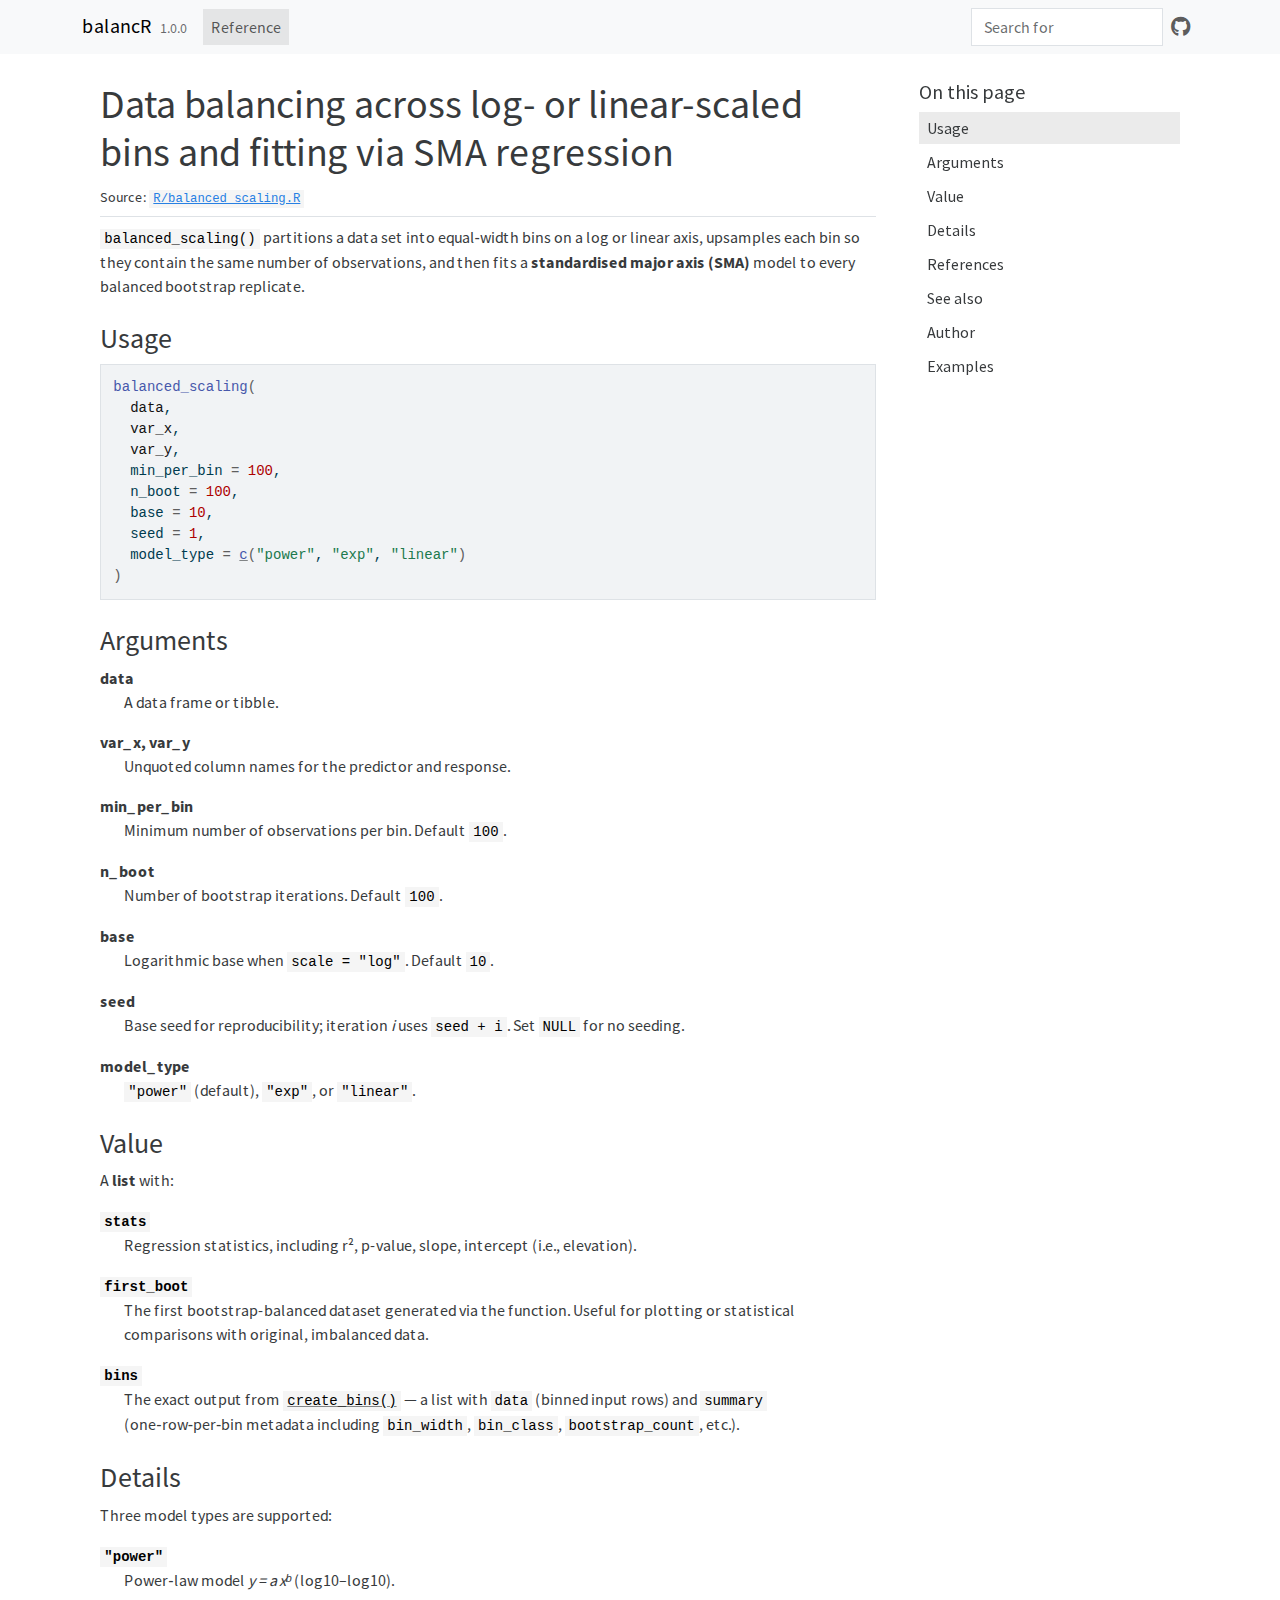
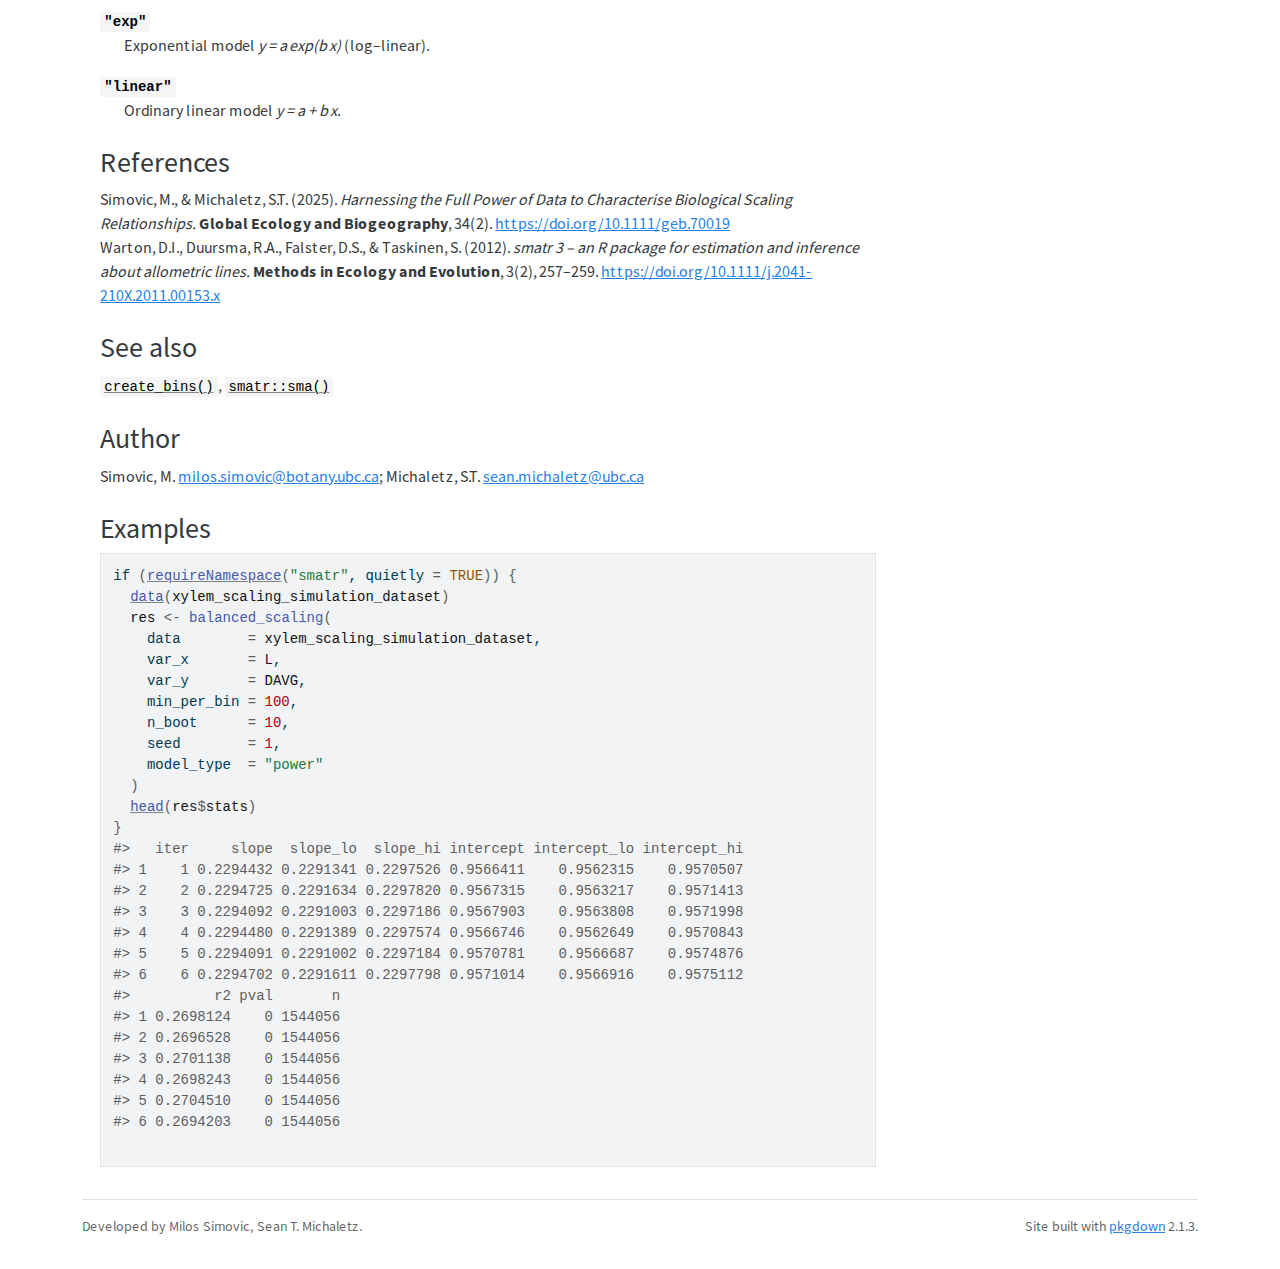
<file: docs/reference/balanced_scaling.html>
<!DOCTYPE html>
<!-- Generated by pkgdown: do not edit by hand --><html lang="en"><head><meta http-equiv="Content-Type" content="text/html; charset=UTF-8"><meta charset="utf-8"><meta http-equiv="X-UA-Compatible" content="IE=edge"><meta name="viewport" content="width=device-width, initial-scale=1, shrink-to-fit=no"><title>Data balancing across log- or linear-scaled bins and fitting via SMA regression — balanced_scaling • balancR</title><script src="../deps/jquery-3.6.0/jquery-3.6.0.min.js"></script><meta name="viewport" content="width=device-width, initial-scale=1, shrink-to-fit=no"><link href="../deps/bootstrap-5.3.1/bootstrap.min.css" rel="stylesheet"><script src="../deps/bootstrap-5.3.1/bootstrap.bundle.min.js"></script><link href="../deps/font-awesome-6.5.2/css/all.min.css" rel="stylesheet"><link href="../deps/font-awesome-6.5.2/css/v4-shims.min.css" rel="stylesheet"><script src="../deps/headroom-0.11.0/headroom.min.js"></script><script src="../deps/headroom-0.11.0/jQuery.headroom.min.js"></script><script src="../deps/bootstrap-toc-1.0.1/bootstrap-toc.min.js"></script><script src="../deps/clipboard.js-2.0.11/clipboard.min.js"></script><script src="../deps/search-1.0.0/autocomplete.jquery.min.js"></script><script src="../deps/search-1.0.0/fuse.min.js"></script><script src="../deps/search-1.0.0/mark.min.js"></script><!-- pkgdown --><script src="../pkgdown.js"></script><meta property="og:title" content="Data balancing across log- or linear-scaled bins and fitting via SMA regression — balanced_scaling"><meta name="description" content="balanced_scaling() partitions a data set into equal‑width bins on a
log or linear axis, upsamples each bin so they contain the same number
of observations, and then fits a standardised major axis (SMA)
model to every balanced bootstrap replicate."><meta property="og:description" content="balanced_scaling() partitions a data set into equal‑width bins on a
log or linear axis, upsamples each bin so they contain the same number
of observations, and then fits a standardised major axis (SMA)
model to every balanced bootstrap replicate."></head><body>
    <a href="#main" class="visually-hidden-focusable">Skip to contents</a>


    <nav class="navbar navbar-expand-lg fixed-top bg-light" data-bs-theme="light" aria-label="Site navigation"><div class="container">

    <a class="navbar-brand me-2" href="../index.html">balancR</a>

    <small class="nav-text text-muted me-auto" data-bs-toggle="tooltip" data-bs-placement="bottom" title="">1.0.0</small>


    <button class="navbar-toggler" type="button" data-bs-toggle="collapse" data-bs-target="#navbar" aria-controls="navbar" aria-expanded="false" aria-label="Toggle navigation">
      <span class="navbar-toggler-icon"></span>
    </button>

    <div id="navbar" class="collapse navbar-collapse ms-3">
      <ul class="navbar-nav me-auto"><li class="active nav-item"><a class="nav-link" href="../reference/index.html">Reference</a></li>
      </ul><ul class="navbar-nav"><li class="nav-item"><form class="form-inline" role="search">
 <input class="form-control" type="search" name="search-input" id="search-input" autocomplete="off" aria-label="Search site" placeholder="Search for" data-search-index="../search.json"></form></li>
<li class="nav-item"><a class="external-link nav-link" href="https://github.com/MichaletzLab/balancR" aria-label="GitHub"><span class="fa fab fa-github fa-lg"></span></a></li>
      </ul></div>


  </div>
</nav><div class="container template-reference-topic">
<div class="row">
  <main id="main" class="col-md-9"><div class="page-header">

      <h1>Data balancing across log- or linear-scaled bins and fitting via SMA regression</h1>
      <small class="dont-index">Source: <a href="https://github.com/MichaletzLab/balancR/blob/master/R/balanced_scaling.R" class="external-link"><code>R/balanced_scaling.R</code></a></small>
      <div class="d-none name"><code>balanced_scaling.Rd</code></div>
    </div>

    <div class="ref-description section level2">
    <p><code>balanced_scaling()</code> partitions a data set into equal‑width bins on a
log or linear axis, upsamples each bin so they contain the same number
of observations, and then fits a <strong>standardised major axis (SMA)</strong>
model to every balanced bootstrap replicate.</p>
    </div>

    <div class="section level2">
    <h2 id="ref-usage">Usage<a class="anchor" aria-label="anchor" href="#ref-usage"></a></h2>
    <div class="sourceCode"><pre class="sourceCode r"><code><span><span class="fu">balanced_scaling</span><span class="op">(</span></span>
<span>  <span class="va">data</span>,</span>
<span>  <span class="va">var_x</span>,</span>
<span>  <span class="va">var_y</span>,</span>
<span>  min_per_bin <span class="op">=</span> <span class="fl">100</span>,</span>
<span>  n_boot <span class="op">=</span> <span class="fl">100</span>,</span>
<span>  base <span class="op">=</span> <span class="fl">10</span>,</span>
<span>  seed <span class="op">=</span> <span class="fl">1</span>,</span>
<span>  model_type <span class="op">=</span> <span class="fu"><a href="https://rdrr.io/r/base/c.html" class="external-link">c</a></span><span class="op">(</span><span class="st">"power"</span>, <span class="st">"exp"</span>, <span class="st">"linear"</span><span class="op">)</span></span>
<span><span class="op">)</span></span></code></pre></div>
    </div>

    <div class="section level2">
    <h2 id="arguments">Arguments<a class="anchor" aria-label="anchor" href="#arguments"></a></h2>


<dl><dt id="arg-data">data<a class="anchor" aria-label="anchor" href="#arg-data"></a></dt>
<dd><p>A data frame or tibble.</p></dd>


<dt id="arg-var-x-var-y">var_x, var_y<a class="anchor" aria-label="anchor" href="#arg-var-x-var-y"></a></dt>
<dd><p>Unquoted column names for the predictor and response.</p></dd>


<dt id="arg-min-per-bin">min_per_bin<a class="anchor" aria-label="anchor" href="#arg-min-per-bin"></a></dt>
<dd><p>Minimum number of observations per bin. Default <code>100</code>.</p></dd>


<dt id="arg-n-boot">n_boot<a class="anchor" aria-label="anchor" href="#arg-n-boot"></a></dt>
<dd><p>Number of bootstrap iterations.  Default <code>100</code>.</p></dd>


<dt id="arg-base">base<a class="anchor" aria-label="anchor" href="#arg-base"></a></dt>
<dd><p>Logarithmic base when <code>scale = "log"</code>. Default <code>10</code>.</p></dd>


<dt id="arg-seed">seed<a class="anchor" aria-label="anchor" href="#arg-seed"></a></dt>
<dd><p>Base seed for reproducibility; iteration <em>i</em> uses
<code>seed + i</code>.  Set <code>NULL</code> for no seeding.</p></dd>


<dt id="arg-model-type">model_type<a class="anchor" aria-label="anchor" href="#arg-model-type"></a></dt>
<dd><p><code>"power"</code> (default), <code>"exp"</code>, or <code>"linear"</code>.</p></dd>

</dl></div>
    <div class="section level2">
    <h2 id="value">Value<a class="anchor" aria-label="anchor" href="#value"></a></h2>
    <p>A <strong>list</strong> with:</p><dl><dt><code>stats</code></dt>
<dd><p>Regression statistics, including r², p-value, slope, intercept (i.e., elevation).</p></dd>

<dt><code>first_boot</code></dt>
<dd><p>The first bootstrap-balanced dataset generated via the function. Useful for plotting or statistical comparisons with original, imbalanced data.</p></dd>

<dt><code>bins</code></dt>
<dd><p>The exact output from <code><a href="create_bins.html">create_bins()</a></code> —
a list with <code>data</code> (binned input rows) and
<code>summary</code> (one‑row‑per‑bin metadata including
<code>bin_width</code>, <code>bin_class</code>, <code>bootstrap_count</code>, etc.).</p></dd>


</dl></div>
    <div class="section level2">
    <h2 id="details">Details<a class="anchor" aria-label="anchor" href="#details"></a></h2>
    <p>Three model types are supported:</p><dl><dt><code>"power"</code></dt>
<dd><p>Power‑law model <em>y = a xᵇ</em> (log10–log10).</p></dd>

<dt><code>"exp"</code></dt>
<dd><p>Exponential model <em>y = a exp(b x)</em> (log–linear).</p></dd>

<dt><code>"linear"</code></dt>
<dd><p>Ordinary linear model <em>y = a + b x</em>.</p></dd>


</dl></div>
    <div class="section level2">
    <h2 id="references">References<a class="anchor" aria-label="anchor" href="#references"></a></h2>
    <p>Simovic, M., &amp; Michaletz, S.T. (2025). <em>Harnessing the Full Power of Data
to Characterise Biological Scaling Relationships.</em> <strong>Global Ecology and
Biogeography</strong>, 34(2). <a href="https://doi.org/10.1111/geb.70019" class="external-link">https://doi.org/10.1111/geb.70019</a>
Warton, D.I., Duursma, R.A., Falster, D.S., &amp; Taskinen, S. (2012).
<em>smatr 3 – an R package for estimation and inference about allometric
lines.</em> <strong>Methods in Ecology and Evolution</strong>, 3(2), 257–259.
<a href="https://doi.org/10.1111/j.2041-210X.2011.00153.x" class="external-link">https://doi.org/10.1111/j.2041-210X.2011.00153.x</a></p>
    </div>
    <div class="section level2">
    <h2 id="see-also">See also<a class="anchor" aria-label="anchor" href="#see-also"></a></h2>
    <div class="dont-index"><p><code><a href="create_bins.html">create_bins()</a></code>, <code><a href="https://rdrr.io/pkg/smatr/man/sma.html" class="external-link">smatr::sma()</a></code></p></div>
    </div>
    <div class="section level2">
    <h2 id="author">Author<a class="anchor" aria-label="anchor" href="#author"></a></h2>
    <p>Simovic, M. <a href="mailto:milos.simovic@botany.ubc.ca">milos.simovic@botany.ubc.ca</a>;
Michaletz, S.T. <a href="mailto:sean.michaletz@ubc.ca">sean.michaletz@ubc.ca</a></p>
    </div>

    <div class="section level2">
    <h2 id="ref-examples">Examples<a class="anchor" aria-label="anchor" href="#ref-examples"></a></h2>
    <div class="sourceCode"><pre class="sourceCode r"><code><span class="r-in"><span><span class="kw">if</span> <span class="op">(</span><span class="fu"><a href="https://rdrr.io/r/base/ns-load.html" class="external-link">requireNamespace</a></span><span class="op">(</span><span class="st">"smatr"</span>, quietly <span class="op">=</span> <span class="cn">TRUE</span><span class="op">)</span><span class="op">)</span> <span class="op">{</span></span></span>
<span class="r-in"><span>  <span class="fu"><a href="https://rdrr.io/r/utils/data.html" class="external-link">data</a></span><span class="op">(</span><span class="va">xylem_scaling_simulation_dataset</span><span class="op">)</span></span></span>
<span class="r-in"><span>  <span class="va">res</span> <span class="op">&lt;-</span> <span class="fu">balanced_scaling</span><span class="op">(</span></span></span>
<span class="r-in"><span>    data        <span class="op">=</span> <span class="va">xylem_scaling_simulation_dataset</span>,</span></span>
<span class="r-in"><span>    var_x       <span class="op">=</span> <span class="va">L</span>,</span></span>
<span class="r-in"><span>    var_y       <span class="op">=</span> <span class="va">DAVG</span>,</span></span>
<span class="r-in"><span>    min_per_bin <span class="op">=</span> <span class="fl">100</span>,</span></span>
<span class="r-in"><span>    n_boot      <span class="op">=</span> <span class="fl">10</span>,</span></span>
<span class="r-in"><span>    seed        <span class="op">=</span> <span class="fl">1</span>,</span></span>
<span class="r-in"><span>    model_type  <span class="op">=</span> <span class="st">"power"</span></span></span>
<span class="r-in"><span>  <span class="op">)</span></span></span>
<span class="r-in"><span>  <span class="fu"><a href="https://rdrr.io/r/utils/head.html" class="external-link">head</a></span><span class="op">(</span><span class="va">res</span><span class="op">$</span><span class="va">stats</span><span class="op">)</span></span></span>
<span class="r-in"><span><span class="op">}</span></span></span>
<span class="r-out co"><span class="r-pr">#&gt;</span>   iter     slope  slope_lo  slope_hi intercept intercept_lo intercept_hi</span>
<span class="r-out co"><span class="r-pr">#&gt;</span> 1    1 0.2294432 0.2291341 0.2297526 0.9566411    0.9562315    0.9570507</span>
<span class="r-out co"><span class="r-pr">#&gt;</span> 2    2 0.2294725 0.2291634 0.2297820 0.9567315    0.9563217    0.9571413</span>
<span class="r-out co"><span class="r-pr">#&gt;</span> 3    3 0.2294092 0.2291003 0.2297186 0.9567903    0.9563808    0.9571998</span>
<span class="r-out co"><span class="r-pr">#&gt;</span> 4    4 0.2294480 0.2291389 0.2297574 0.9566746    0.9562649    0.9570843</span>
<span class="r-out co"><span class="r-pr">#&gt;</span> 5    5 0.2294091 0.2291002 0.2297184 0.9570781    0.9566687    0.9574876</span>
<span class="r-out co"><span class="r-pr">#&gt;</span> 6    6 0.2294702 0.2291611 0.2297798 0.9571014    0.9566916    0.9575112</span>
<span class="r-out co"><span class="r-pr">#&gt;</span>          r2 pval       n</span>
<span class="r-out co"><span class="r-pr">#&gt;</span> 1 0.2698124    0 1544056</span>
<span class="r-out co"><span class="r-pr">#&gt;</span> 2 0.2696528    0 1544056</span>
<span class="r-out co"><span class="r-pr">#&gt;</span> 3 0.2701138    0 1544056</span>
<span class="r-out co"><span class="r-pr">#&gt;</span> 4 0.2698243    0 1544056</span>
<span class="r-out co"><span class="r-pr">#&gt;</span> 5 0.2704510    0 1544056</span>
<span class="r-out co"><span class="r-pr">#&gt;</span> 6 0.2694203    0 1544056</span>
<span class="r-in"><span></span></span>
</code></pre></div>
    </div>
  </main><aside class="col-md-3"><nav id="toc" aria-label="Table of contents"><h2>On this page</h2>
    </nav></aside></div>


    <footer><div class="pkgdown-footer-left">
  <p>Developed by Milos Simovic, Sean T. Michaletz.</p>
</div>

<div class="pkgdown-footer-right">
  <p>Site built with <a href="https://pkgdown.r-lib.org/" class="external-link">pkgdown</a> 2.1.3.</p>
</div>

    </footer></div>





  </body></html>
</file>
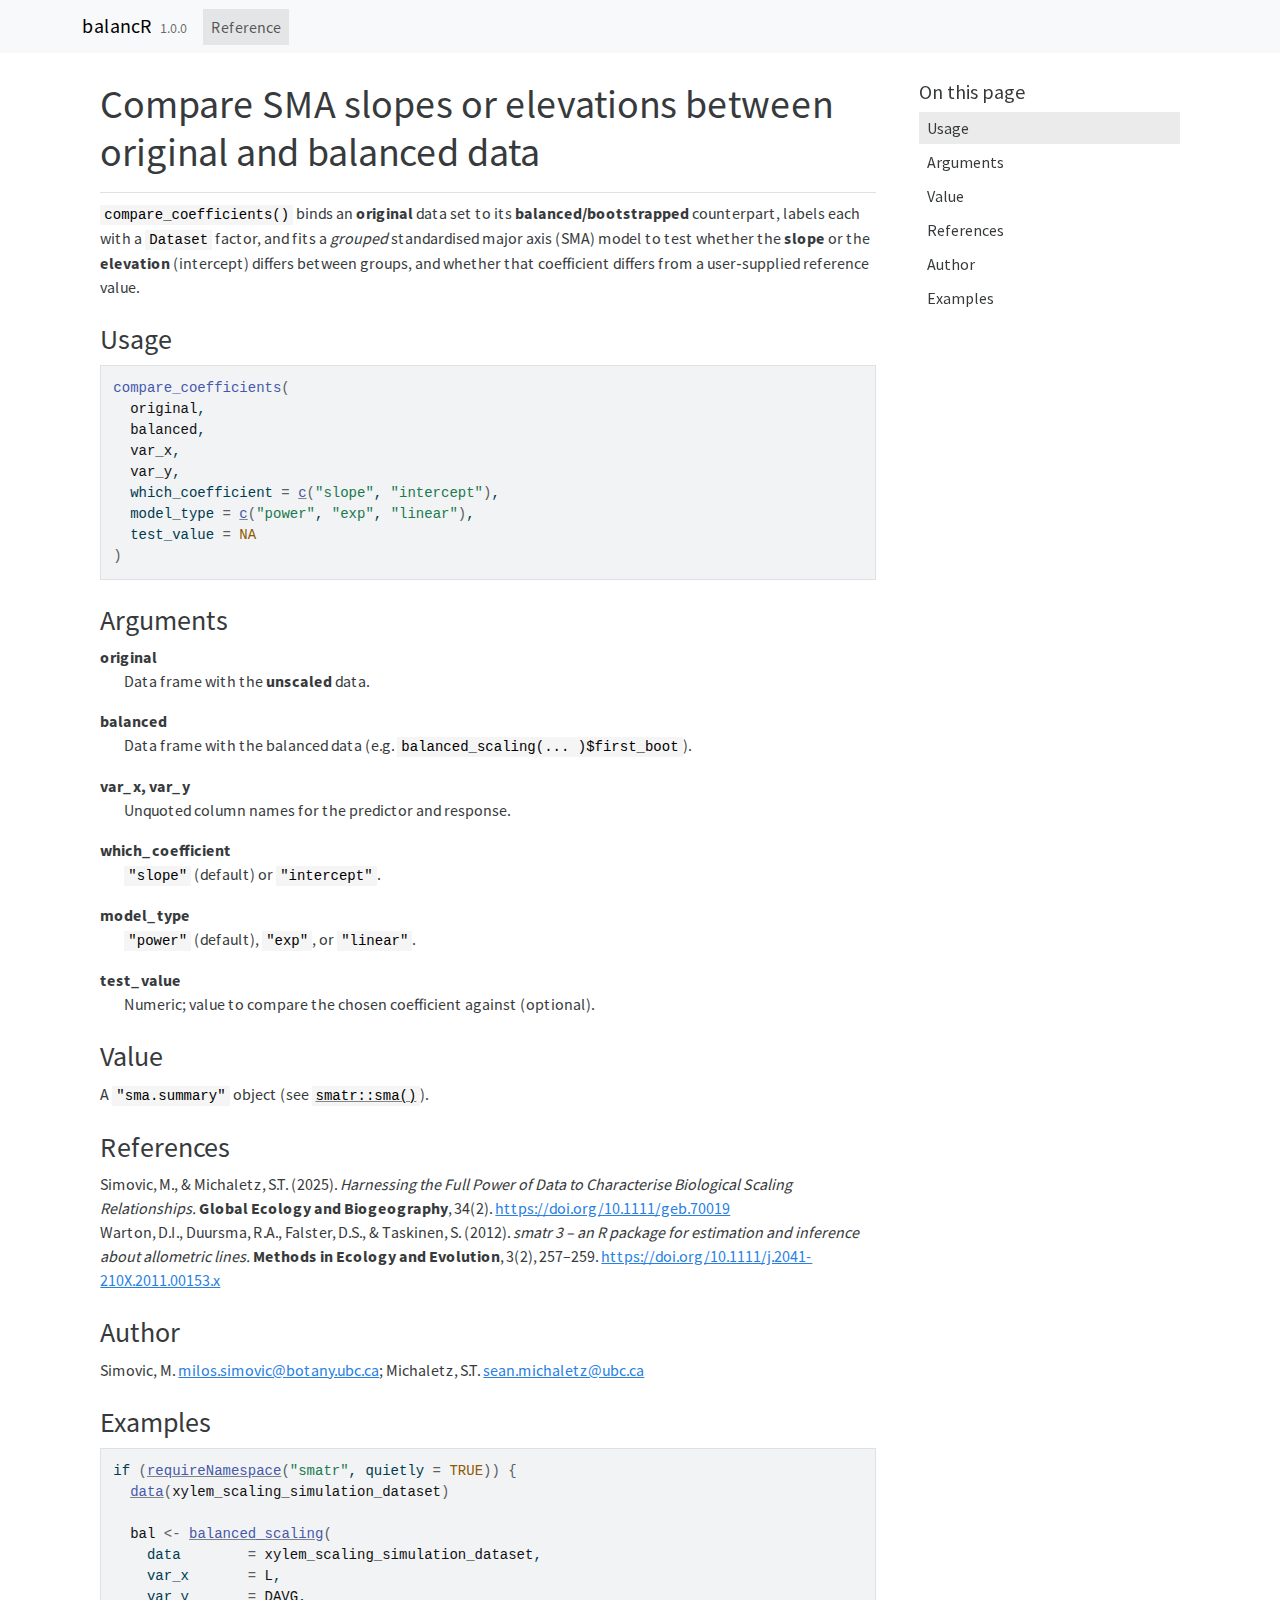
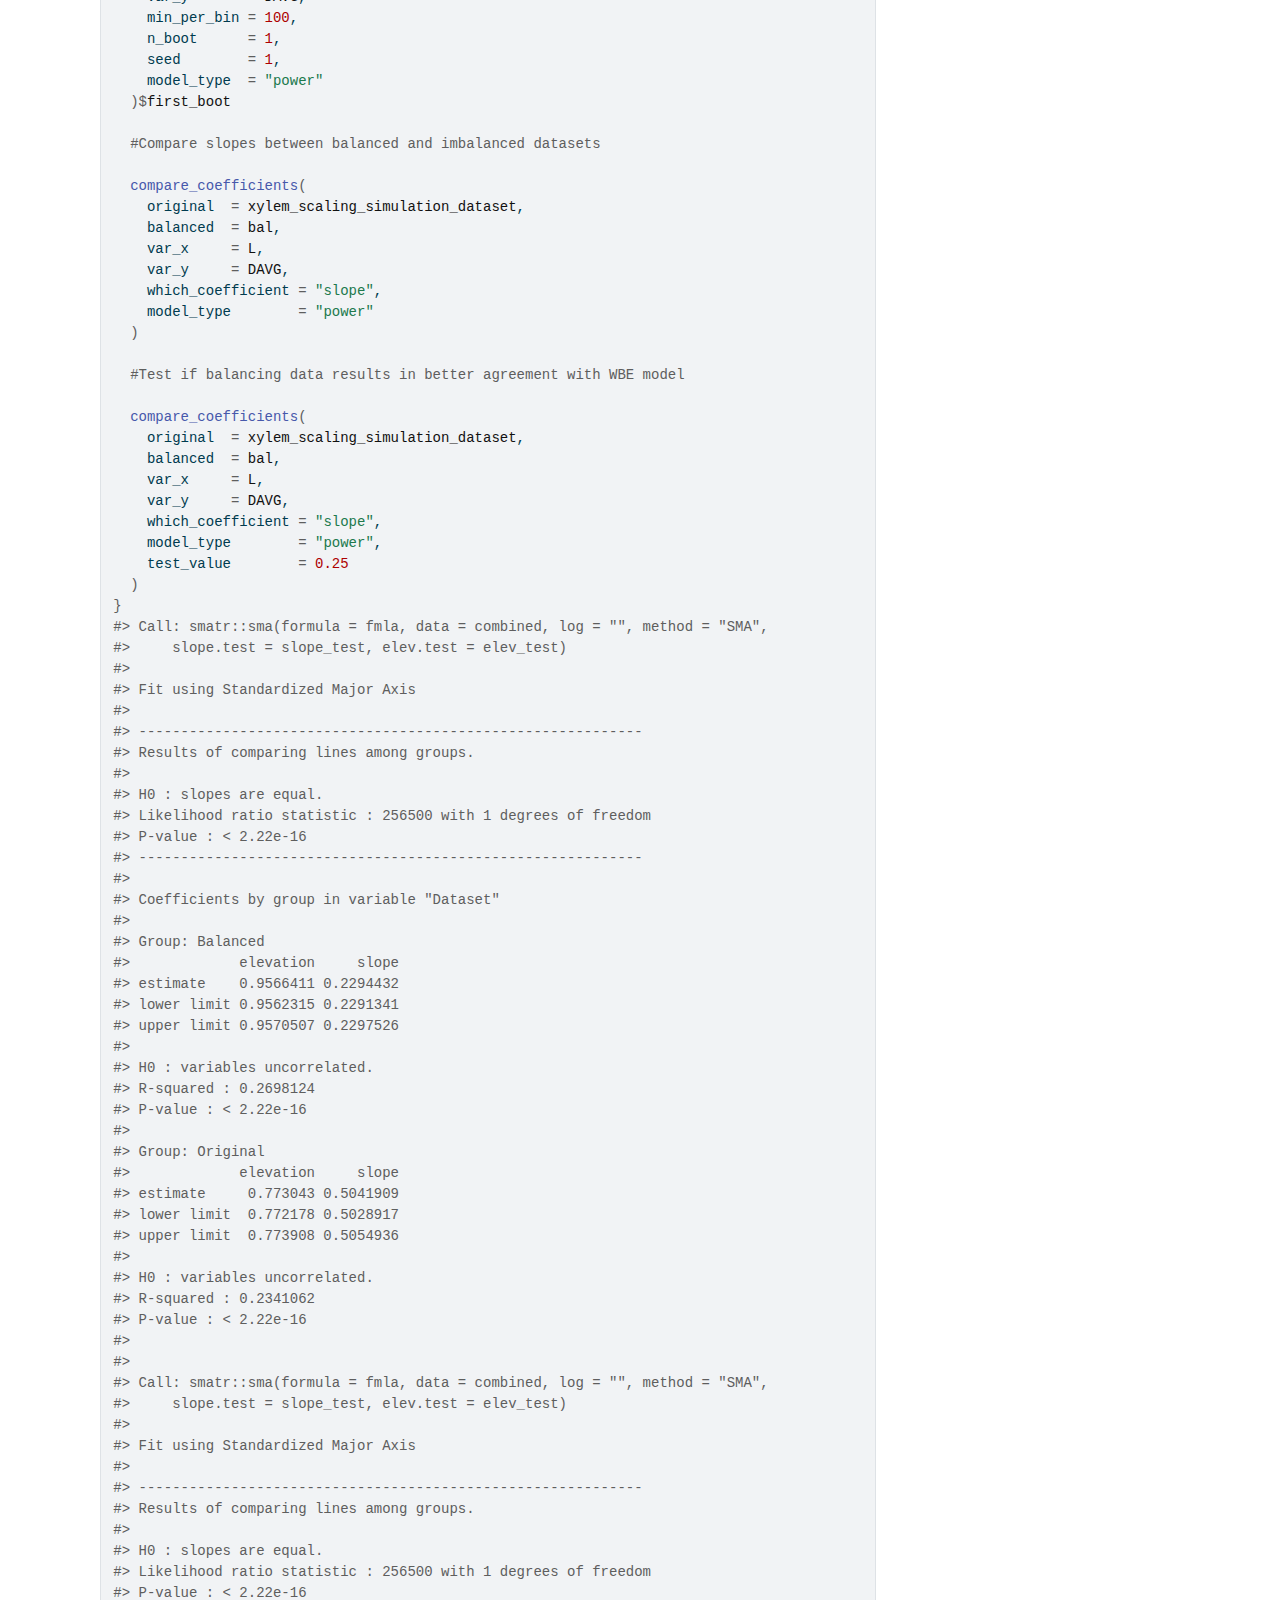
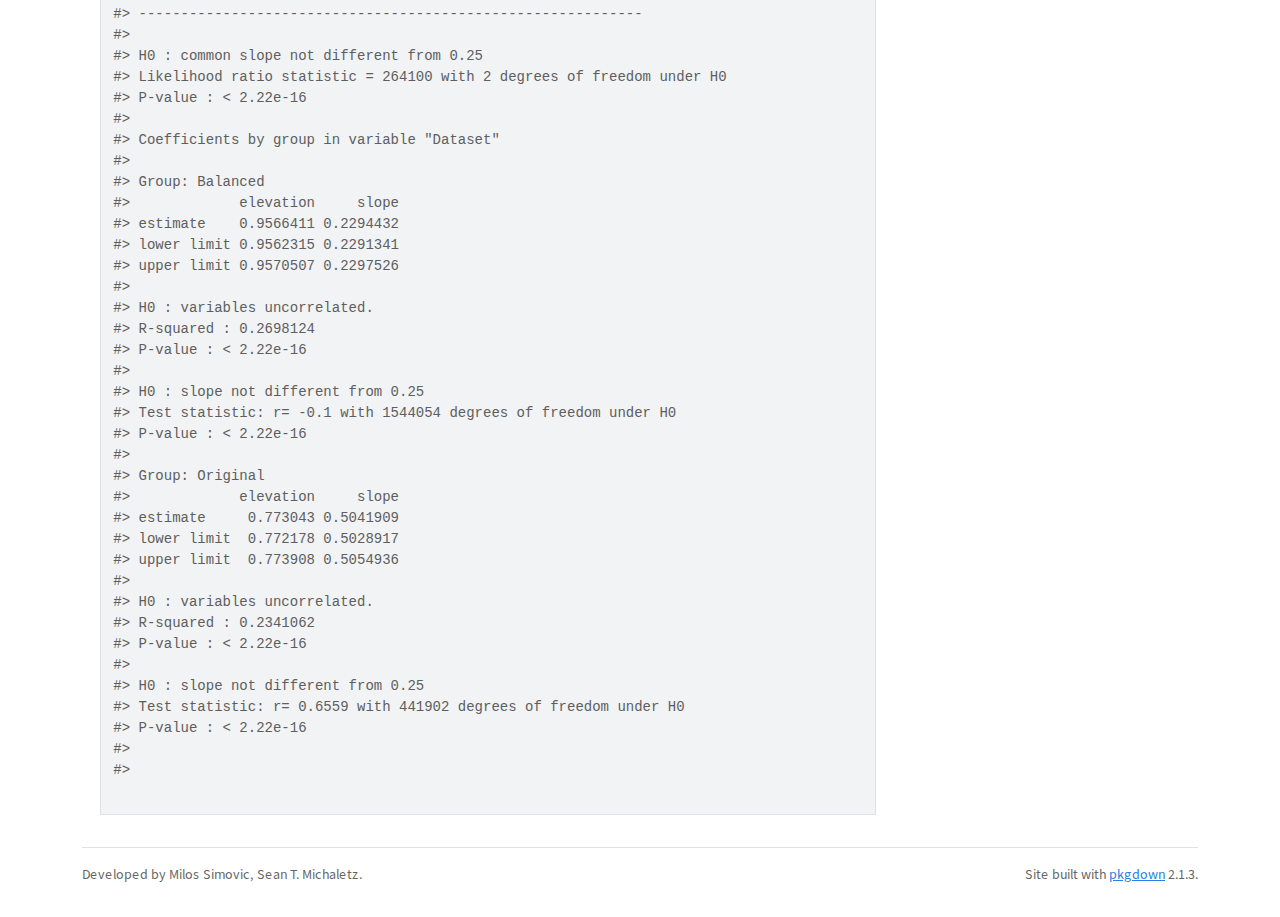
<file: docs/reference/compare_coefficients.html>
<!DOCTYPE html>
<!-- Generated by pkgdown: do not edit by hand --><html lang="en"><head><meta http-equiv="Content-Type" content="text/html; charset=UTF-8"><meta charset="utf-8"><meta http-equiv="X-UA-Compatible" content="IE=edge"><meta name="viewport" content="width=device-width, initial-scale=1, shrink-to-fit=no"><title>Compare SMA slopes or elevations between original and balanced data — compare_coefficients • balancR</title><script src="../deps/jquery-3.6.0/jquery-3.6.0.min.js"></script><meta name="viewport" content="width=device-width, initial-scale=1, shrink-to-fit=no"><link href="../deps/bootstrap-5.3.1/bootstrap.min.css" rel="stylesheet"><script src="../deps/bootstrap-5.3.1/bootstrap.bundle.min.js"></script><link href="../deps/font-awesome-6.5.2/css/all.min.css" rel="stylesheet"><link href="../deps/font-awesome-6.5.2/css/v4-shims.min.css" rel="stylesheet"><script src="../deps/headroom-0.11.0/headroom.min.js"></script><script src="../deps/headroom-0.11.0/jQuery.headroom.min.js"></script><script src="../deps/bootstrap-toc-1.0.1/bootstrap-toc.min.js"></script><script src="../deps/clipboard.js-2.0.11/clipboard.min.js"></script><script src="../deps/search-1.0.0/autocomplete.jquery.min.js"></script><script src="../deps/search-1.0.0/fuse.min.js"></script><script src="../deps/search-1.0.0/mark.min.js"></script><!-- pkgdown --><script src="../pkgdown.js"></script><meta property="og:title" content="Compare SMA slopes or elevations between original and balanced data — compare_coefficients"><meta name="description" content="compare_coefficients() binds an original data set to its
balanced/bootstrapped counterpart, labels each with a Dataset
factor, and fits a grouped standardised major axis (SMA) model to test
whether the slope or the elevation (intercept) differs between
groups, and whether that coefficient differs from a user‑supplied
reference value."><meta property="og:description" content="compare_coefficients() binds an original data set to its
balanced/bootstrapped counterpart, labels each with a Dataset
factor, and fits a grouped standardised major axis (SMA) model to test
whether the slope or the elevation (intercept) differs between
groups, and whether that coefficient differs from a user‑supplied
reference value."></head><body>
    <a href="#main" class="visually-hidden-focusable">Skip to contents</a>


    <nav class="navbar navbar-expand-lg fixed-top bg-light" data-bs-theme="light" aria-label="Site navigation"><div class="container">

    <a class="navbar-brand me-2" href="../index.html">balancR</a>

    <small class="nav-text text-muted me-auto" data-bs-toggle="tooltip" data-bs-placement="bottom" title="">1.0.0</small>


    <button class="navbar-toggler" type="button" data-bs-toggle="collapse" data-bs-target="#navbar" aria-controls="navbar" aria-expanded="false" aria-label="Toggle navigation">
      <span class="navbar-toggler-icon"></span>
    </button>

    <div id="navbar" class="collapse navbar-collapse ms-3">
      <ul class="navbar-nav me-auto"><li class="active nav-item"><a class="nav-link" href="../reference/index.html">Reference</a></li>
      </ul><ul class="navbar-nav"></ul></div>


  </div>
</nav><div class="container template-reference-topic">
<div class="row">
  <main id="main" class="col-md-9"><div class="page-header">

      <h1>Compare SMA slopes or elevations between original and balanced data</h1>

      <div class="d-none name"><code>compare_coefficients.Rd</code></div>
    </div>

    <div class="ref-description section level2">
    <p><code>compare_coefficients()</code> binds an <strong>original</strong> data set to its
<strong>balanced/bootstrapped</strong> counterpart, labels each with a <code>Dataset</code>
factor, and fits a <em>grouped</em> standardised major axis (SMA) model to test
whether the <strong>slope</strong> or the <strong>elevation</strong> (intercept) differs between
groups, and whether that coefficient differs from a user‑supplied
reference value.</p>
    </div>

    <div class="section level2">
    <h2 id="ref-usage">Usage<a class="anchor" aria-label="anchor" href="#ref-usage"></a></h2>
    <div class="sourceCode"><pre class="sourceCode r"><code><span><span class="fu">compare_coefficients</span><span class="op">(</span></span>
<span>  <span class="va">original</span>,</span>
<span>  <span class="va">balanced</span>,</span>
<span>  <span class="va">var_x</span>,</span>
<span>  <span class="va">var_y</span>,</span>
<span>  which_coefficient <span class="op">=</span> <span class="fu"><a href="https://rdrr.io/r/base/c.html" class="external-link">c</a></span><span class="op">(</span><span class="st">"slope"</span>, <span class="st">"intercept"</span><span class="op">)</span>,</span>
<span>  model_type <span class="op">=</span> <span class="fu"><a href="https://rdrr.io/r/base/c.html" class="external-link">c</a></span><span class="op">(</span><span class="st">"power"</span>, <span class="st">"exp"</span>, <span class="st">"linear"</span><span class="op">)</span>,</span>
<span>  test_value <span class="op">=</span> <span class="cn">NA</span></span>
<span><span class="op">)</span></span></code></pre></div>
    </div>

    <div class="section level2">
    <h2 id="arguments">Arguments<a class="anchor" aria-label="anchor" href="#arguments"></a></h2>


<dl><dt id="arg-original">original<a class="anchor" aria-label="anchor" href="#arg-original"></a></dt>
<dd><p>Data frame with the <strong>unscaled</strong> data.</p></dd>


<dt id="arg-balanced">balanced<a class="anchor" aria-label="anchor" href="#arg-balanced"></a></dt>
<dd><p>Data frame with the balanced data (e.g.
<code>balanced_scaling(... )$first_boot</code>).</p></dd>


<dt id="arg-var-x-var-y">var_x, var_y<a class="anchor" aria-label="anchor" href="#arg-var-x-var-y"></a></dt>
<dd><p>Unquoted column names for the predictor and response.</p></dd>


<dt id="arg-which-coefficient">which_coefficient<a class="anchor" aria-label="anchor" href="#arg-which-coefficient"></a></dt>
<dd><p><code>"slope"</code> (default) or <code>"intercept"</code>.</p></dd>


<dt id="arg-model-type">model_type<a class="anchor" aria-label="anchor" href="#arg-model-type"></a></dt>
<dd><p><code>"power"</code> (default), <code>"exp"</code>, or <code>"linear"</code>.</p></dd>


<dt id="arg-test-value">test_value<a class="anchor" aria-label="anchor" href="#arg-test-value"></a></dt>
<dd><p>Numeric; value to compare the chosen coefficient
against (optional).</p></dd>

</dl></div>
    <div class="section level2">
    <h2 id="value">Value<a class="anchor" aria-label="anchor" href="#value"></a></h2>
    <p>A <code>"sma.summary"</code> object (see <code><a href="https://rdrr.io/pkg/smatr/man/sma.html" class="external-link">smatr::sma()</a></code>).</p>
    </div>
    <div class="section level2">
    <h2 id="references">References<a class="anchor" aria-label="anchor" href="#references"></a></h2>
    <p>Simovic, M., &amp; Michaletz, S.T. (2025). <em>Harnessing the Full Power of Data
to Characterise Biological Scaling Relationships.</em> <strong>Global Ecology and
Biogeography</strong>, 34(2). <a href="https://doi.org/10.1111/geb.70019" class="external-link">https://doi.org/10.1111/geb.70019</a>
Warton, D.I., Duursma, R.A., Falster, D.S., &amp; Taskinen, S. (2012).
<em>smatr 3 – an R package for estimation and inference about allometric
lines.</em> <strong>Methods in Ecology and Evolution</strong>, 3(2), 257–259.
<a href="https://doi.org/10.1111/j.2041-210X.2011.00153.x" class="external-link">https://doi.org/10.1111/j.2041-210X.2011.00153.x</a></p>
    </div>
    <div class="section level2">
    <h2 id="author">Author<a class="anchor" aria-label="anchor" href="#author"></a></h2>
    <p>Simovic, M. <a href="mailto:milos.simovic@botany.ubc.ca">milos.simovic@botany.ubc.ca</a>;
Michaletz, S.T. <a href="mailto:sean.michaletz@ubc.ca">sean.michaletz@ubc.ca</a></p>
    </div>

    <div class="section level2">
    <h2 id="ref-examples">Examples<a class="anchor" aria-label="anchor" href="#ref-examples"></a></h2>
    <div class="sourceCode"><pre class="sourceCode r"><code><span class="r-in"><span><span class="kw">if</span> <span class="op">(</span><span class="fu"><a href="https://rdrr.io/r/base/ns-load.html" class="external-link">requireNamespace</a></span><span class="op">(</span><span class="st">"smatr"</span>, quietly <span class="op">=</span> <span class="cn">TRUE</span><span class="op">)</span><span class="op">)</span> <span class="op">{</span></span></span>
<span class="r-in"><span>  <span class="fu"><a href="https://rdrr.io/r/utils/data.html" class="external-link">data</a></span><span class="op">(</span><span class="va">xylem_scaling_simulation_dataset</span><span class="op">)</span></span></span>
<span class="r-in"><span></span></span>
<span class="r-in"><span>  <span class="va">bal</span> <span class="op">&lt;-</span> <span class="fu"><a href="balanced_scaling.html">balanced_scaling</a></span><span class="op">(</span></span></span>
<span class="r-in"><span>    data        <span class="op">=</span> <span class="va">xylem_scaling_simulation_dataset</span>,</span></span>
<span class="r-in"><span>    var_x       <span class="op">=</span> <span class="va">L</span>,</span></span>
<span class="r-in"><span>    var_y       <span class="op">=</span> <span class="va">DAVG</span>,</span></span>
<span class="r-in"><span>    min_per_bin <span class="op">=</span> <span class="fl">100</span>,</span></span>
<span class="r-in"><span>    n_boot      <span class="op">=</span> <span class="fl">1</span>,</span></span>
<span class="r-in"><span>    seed        <span class="op">=</span> <span class="fl">1</span>,</span></span>
<span class="r-in"><span>    model_type  <span class="op">=</span> <span class="st">"power"</span></span></span>
<span class="r-in"><span>  <span class="op">)</span><span class="op">$</span><span class="va">first_boot</span></span></span>
<span class="r-in"><span></span></span>
<span class="r-in"><span>  <span class="co">#Compare slopes between balanced and imbalanced datasets</span></span></span>
<span class="r-in"><span></span></span>
<span class="r-in"><span>  <span class="fu">compare_coefficients</span><span class="op">(</span></span></span>
<span class="r-in"><span>    original  <span class="op">=</span> <span class="va">xylem_scaling_simulation_dataset</span>,</span></span>
<span class="r-in"><span>    balanced  <span class="op">=</span> <span class="va">bal</span>,</span></span>
<span class="r-in"><span>    var_x     <span class="op">=</span> <span class="va">L</span>,</span></span>
<span class="r-in"><span>    var_y     <span class="op">=</span> <span class="va">DAVG</span>,</span></span>
<span class="r-in"><span>    which_coefficient <span class="op">=</span> <span class="st">"slope"</span>,</span></span>
<span class="r-in"><span>    model_type        <span class="op">=</span> <span class="st">"power"</span></span></span>
<span class="r-in"><span>  <span class="op">)</span></span></span>
<span class="r-in"><span></span></span>
<span class="r-in"><span>  <span class="co">#Test if balancing data results in better agreement with WBE model</span></span></span>
<span class="r-in"><span></span></span>
<span class="r-in"><span>  <span class="fu">compare_coefficients</span><span class="op">(</span></span></span>
<span class="r-in"><span>    original  <span class="op">=</span> <span class="va">xylem_scaling_simulation_dataset</span>,</span></span>
<span class="r-in"><span>    balanced  <span class="op">=</span> <span class="va">bal</span>,</span></span>
<span class="r-in"><span>    var_x     <span class="op">=</span> <span class="va">L</span>,</span></span>
<span class="r-in"><span>    var_y     <span class="op">=</span> <span class="va">DAVG</span>,</span></span>
<span class="r-in"><span>    which_coefficient <span class="op">=</span> <span class="st">"slope"</span>,</span></span>
<span class="r-in"><span>    model_type        <span class="op">=</span> <span class="st">"power"</span>,</span></span>
<span class="r-in"><span>    test_value        <span class="op">=</span> <span class="fl">0.25</span></span></span>
<span class="r-in"><span>  <span class="op">)</span></span></span>
<span class="r-in"><span><span class="op">}</span></span></span>
<span class="r-out co"><span class="r-pr">#&gt;</span> Call: smatr::sma(formula = fmla, data = combined, log = "", method = "SMA", </span>
<span class="r-out co"><span class="r-pr">#&gt;</span>     slope.test = slope_test, elev.test = elev_test) </span>
<span class="r-out co"><span class="r-pr">#&gt;</span> </span>
<span class="r-out co"><span class="r-pr">#&gt;</span> Fit using Standardized Major Axis </span>
<span class="r-out co"><span class="r-pr">#&gt;</span> </span>
<span class="r-out co"><span class="r-pr">#&gt;</span> ------------------------------------------------------------</span>
<span class="r-out co"><span class="r-pr">#&gt;</span> Results of comparing lines among groups.</span>
<span class="r-out co"><span class="r-pr">#&gt;</span> </span>
<span class="r-out co"><span class="r-pr">#&gt;</span> H0 : slopes are equal.</span>
<span class="r-out co"><span class="r-pr">#&gt;</span> Likelihood ratio statistic : 256500 with 1 degrees of freedom</span>
<span class="r-out co"><span class="r-pr">#&gt;</span> P-value : &lt; 2.22e-16 </span>
<span class="r-out co"><span class="r-pr">#&gt;</span> ------------------------------------------------------------</span>
<span class="r-out co"><span class="r-pr">#&gt;</span> </span>
<span class="r-out co"><span class="r-pr">#&gt;</span> Coefficients by group in variable "Dataset"</span>
<span class="r-out co"><span class="r-pr">#&gt;</span> </span>
<span class="r-out co"><span class="r-pr">#&gt;</span> Group: Balanced </span>
<span class="r-out co"><span class="r-pr">#&gt;</span>             elevation     slope</span>
<span class="r-out co"><span class="r-pr">#&gt;</span> estimate    0.9566411 0.2294432</span>
<span class="r-out co"><span class="r-pr">#&gt;</span> lower limit 0.9562315 0.2291341</span>
<span class="r-out co"><span class="r-pr">#&gt;</span> upper limit 0.9570507 0.2297526</span>
<span class="r-out co"><span class="r-pr">#&gt;</span> </span>
<span class="r-out co"><span class="r-pr">#&gt;</span> H0 : variables uncorrelated.</span>
<span class="r-out co"><span class="r-pr">#&gt;</span> R-squared : 0.2698124 </span>
<span class="r-out co"><span class="r-pr">#&gt;</span> P-value : &lt; 2.22e-16 </span>
<span class="r-out co"><span class="r-pr">#&gt;</span> </span>
<span class="r-out co"><span class="r-pr">#&gt;</span> Group: Original </span>
<span class="r-out co"><span class="r-pr">#&gt;</span>             elevation     slope</span>
<span class="r-out co"><span class="r-pr">#&gt;</span> estimate     0.773043 0.5041909</span>
<span class="r-out co"><span class="r-pr">#&gt;</span> lower limit  0.772178 0.5028917</span>
<span class="r-out co"><span class="r-pr">#&gt;</span> upper limit  0.773908 0.5054936</span>
<span class="r-out co"><span class="r-pr">#&gt;</span> </span>
<span class="r-out co"><span class="r-pr">#&gt;</span> H0 : variables uncorrelated.</span>
<span class="r-out co"><span class="r-pr">#&gt;</span> R-squared : 0.2341062 </span>
<span class="r-out co"><span class="r-pr">#&gt;</span> P-value : &lt; 2.22e-16 </span>
<span class="r-out co"><span class="r-pr">#&gt;</span> </span>
<span class="r-out co"><span class="r-pr">#&gt;</span> </span>
<span class="r-out co"><span class="r-pr">#&gt;</span> Call: smatr::sma(formula = fmla, data = combined, log = "", method = "SMA", </span>
<span class="r-out co"><span class="r-pr">#&gt;</span>     slope.test = slope_test, elev.test = elev_test) </span>
<span class="r-out co"><span class="r-pr">#&gt;</span> </span>
<span class="r-out co"><span class="r-pr">#&gt;</span> Fit using Standardized Major Axis </span>
<span class="r-out co"><span class="r-pr">#&gt;</span> </span>
<span class="r-out co"><span class="r-pr">#&gt;</span> ------------------------------------------------------------</span>
<span class="r-out co"><span class="r-pr">#&gt;</span> Results of comparing lines among groups.</span>
<span class="r-out co"><span class="r-pr">#&gt;</span> </span>
<span class="r-out co"><span class="r-pr">#&gt;</span> H0 : slopes are equal.</span>
<span class="r-out co"><span class="r-pr">#&gt;</span> Likelihood ratio statistic : 256500 with 1 degrees of freedom</span>
<span class="r-out co"><span class="r-pr">#&gt;</span> P-value : &lt; 2.22e-16 </span>
<span class="r-out co"><span class="r-pr">#&gt;</span> ------------------------------------------------------------</span>
<span class="r-out co"><span class="r-pr">#&gt;</span> </span>
<span class="r-out co"><span class="r-pr">#&gt;</span> H0 : common slope not different from 0.25 </span>
<span class="r-out co"><span class="r-pr">#&gt;</span> Likelihood ratio statistic = 264100 with 2 degrees of freedom under H0</span>
<span class="r-out co"><span class="r-pr">#&gt;</span> P-value : &lt; 2.22e-16 </span>
<span class="r-out co"><span class="r-pr">#&gt;</span> </span>
<span class="r-out co"><span class="r-pr">#&gt;</span> Coefficients by group in variable "Dataset"</span>
<span class="r-out co"><span class="r-pr">#&gt;</span> </span>
<span class="r-out co"><span class="r-pr">#&gt;</span> Group: Balanced </span>
<span class="r-out co"><span class="r-pr">#&gt;</span>             elevation     slope</span>
<span class="r-out co"><span class="r-pr">#&gt;</span> estimate    0.9566411 0.2294432</span>
<span class="r-out co"><span class="r-pr">#&gt;</span> lower limit 0.9562315 0.2291341</span>
<span class="r-out co"><span class="r-pr">#&gt;</span> upper limit 0.9570507 0.2297526</span>
<span class="r-out co"><span class="r-pr">#&gt;</span> </span>
<span class="r-out co"><span class="r-pr">#&gt;</span> H0 : variables uncorrelated.</span>
<span class="r-out co"><span class="r-pr">#&gt;</span> R-squared : 0.2698124 </span>
<span class="r-out co"><span class="r-pr">#&gt;</span> P-value : &lt; 2.22e-16 </span>
<span class="r-out co"><span class="r-pr">#&gt;</span> </span>
<span class="r-out co"><span class="r-pr">#&gt;</span> H0 : slope not different from 0.25 </span>
<span class="r-out co"><span class="r-pr">#&gt;</span> Test statistic: r= -0.1 with 1544054 degrees of freedom under H0</span>
<span class="r-out co"><span class="r-pr">#&gt;</span> P-value : &lt; 2.22e-16 </span>
<span class="r-out co"><span class="r-pr">#&gt;</span> </span>
<span class="r-out co"><span class="r-pr">#&gt;</span> Group: Original </span>
<span class="r-out co"><span class="r-pr">#&gt;</span>             elevation     slope</span>
<span class="r-out co"><span class="r-pr">#&gt;</span> estimate     0.773043 0.5041909</span>
<span class="r-out co"><span class="r-pr">#&gt;</span> lower limit  0.772178 0.5028917</span>
<span class="r-out co"><span class="r-pr">#&gt;</span> upper limit  0.773908 0.5054936</span>
<span class="r-out co"><span class="r-pr">#&gt;</span> </span>
<span class="r-out co"><span class="r-pr">#&gt;</span> H0 : variables uncorrelated.</span>
<span class="r-out co"><span class="r-pr">#&gt;</span> R-squared : 0.2341062 </span>
<span class="r-out co"><span class="r-pr">#&gt;</span> P-value : &lt; 2.22e-16 </span>
<span class="r-out co"><span class="r-pr">#&gt;</span> </span>
<span class="r-out co"><span class="r-pr">#&gt;</span> H0 : slope not different from 0.25 </span>
<span class="r-out co"><span class="r-pr">#&gt;</span> Test statistic: r= 0.6559 with 441902 degrees of freedom under H0</span>
<span class="r-out co"><span class="r-pr">#&gt;</span> P-value : &lt; 2.22e-16 </span>
<span class="r-out co"><span class="r-pr">#&gt;</span> </span>
<span class="r-out co"><span class="r-pr">#&gt;</span> </span>
<span class="r-in"><span></span></span>
</code></pre></div>
    </div>
  </main><aside class="col-md-3"><nav id="toc" aria-label="Table of contents"><h2>On this page</h2>
    </nav></aside></div>


    <footer><div class="pkgdown-footer-left">
  <p>Developed by Milos Simovic, Sean T. Michaletz.</p>
</div>

<div class="pkgdown-footer-right">
  <p>Site built with <a href="https://pkgdown.r-lib.org/" class="external-link">pkgdown</a> 2.1.3.</p>
</div>

    </footer></div>





  </body></html>
</file>
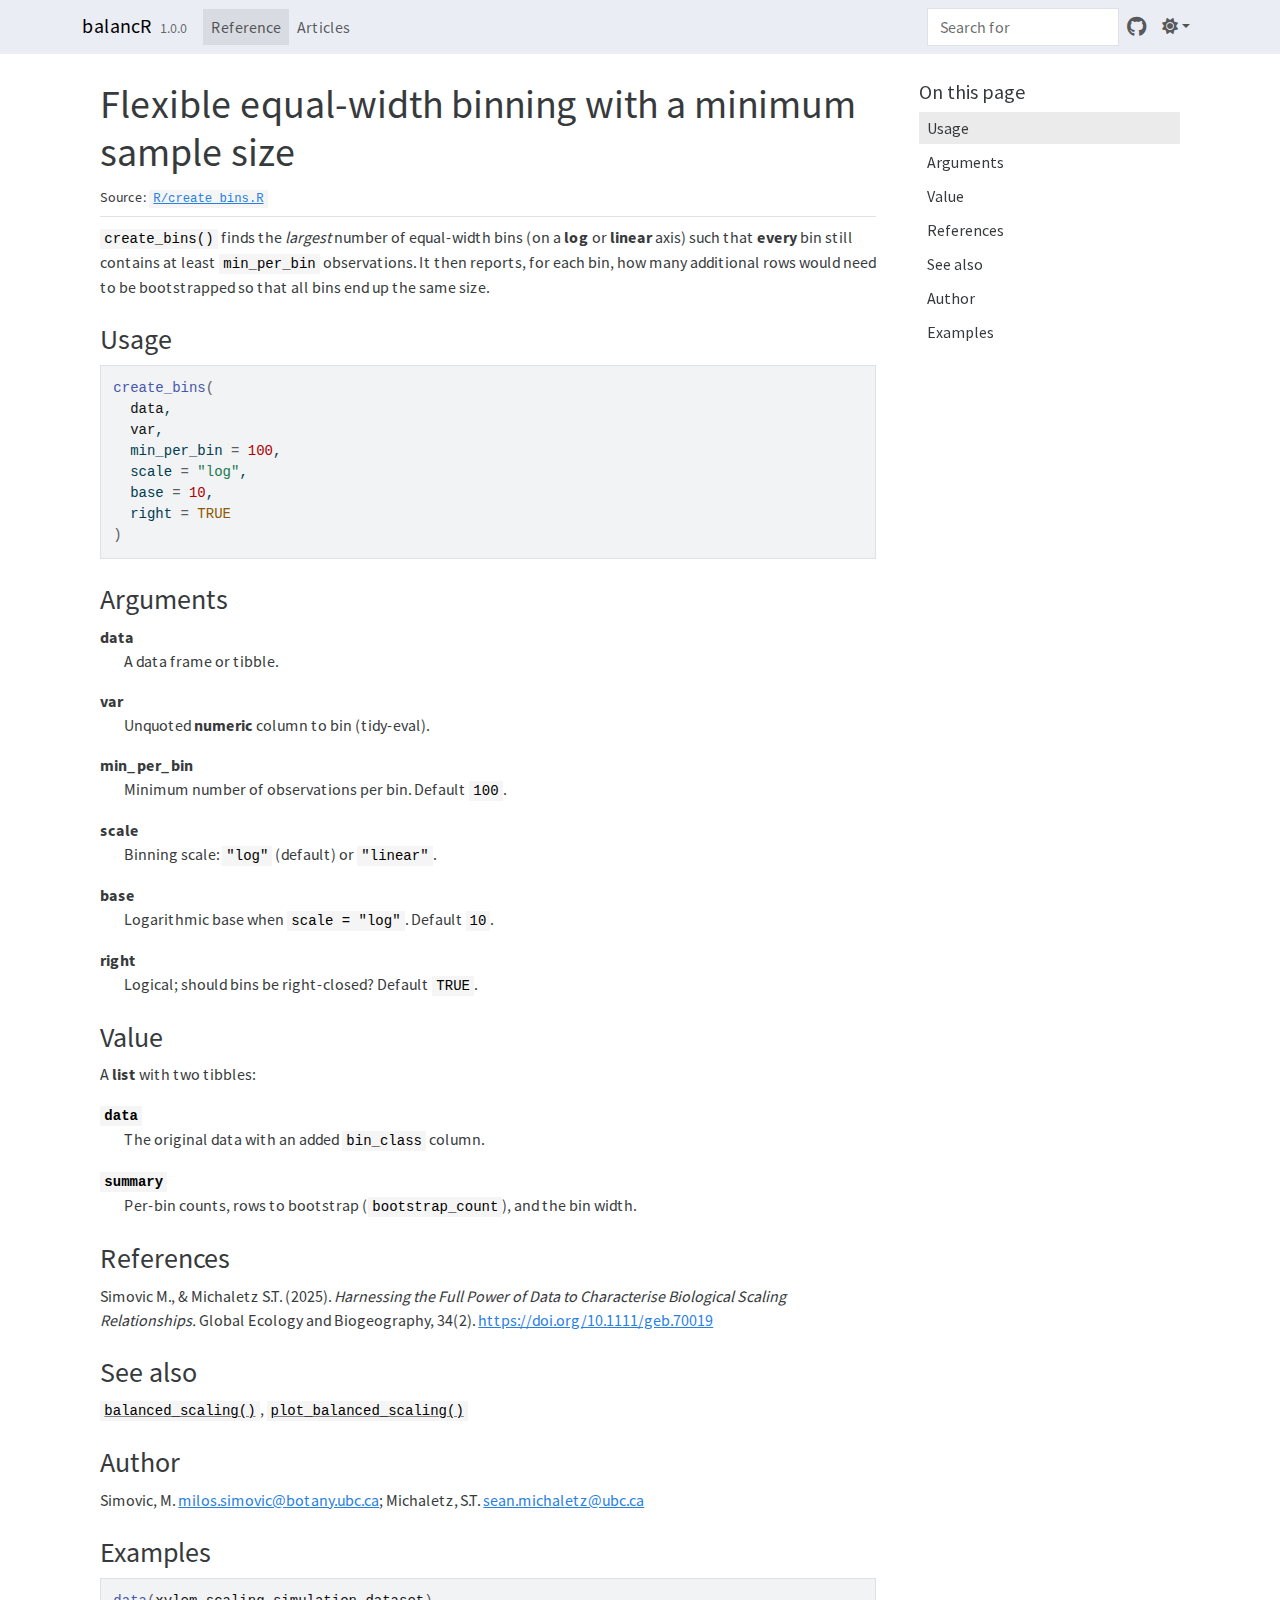
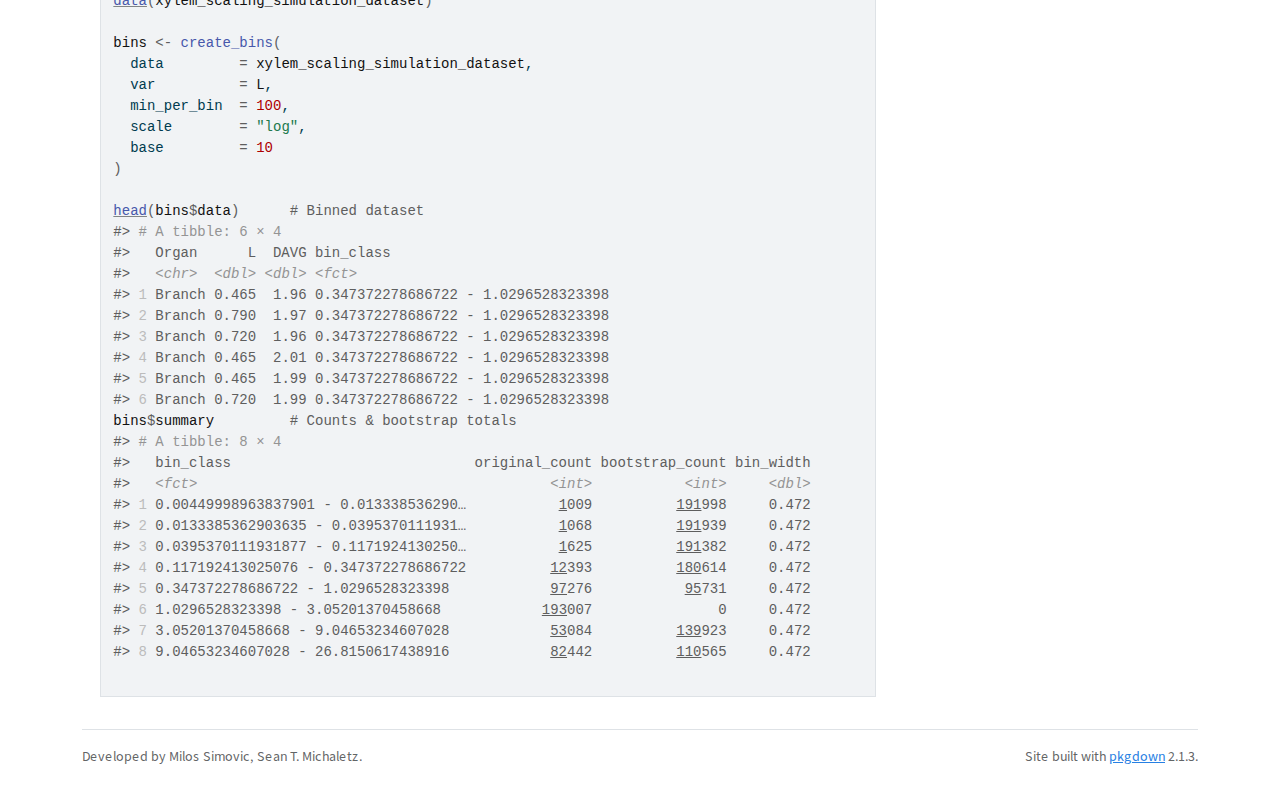
<file: docs/reference/create_bins.html>
<!DOCTYPE html>
<!-- Generated by pkgdown: do not edit by hand --><html lang="en"><head><meta http-equiv="Content-Type" content="text/html; charset=UTF-8"><meta charset="utf-8"><meta http-equiv="X-UA-Compatible" content="IE=edge"><meta name="viewport" content="width=device-width, initial-scale=1, shrink-to-fit=no"><title>Flexible equal-width binning with a minimum sample size — create_bins • balancR</title><script src="../lightswitch.js"></script><script src="../deps/jquery-3.6.0/jquery-3.6.0.min.js"></script><meta name="viewport" content="width=device-width, initial-scale=1, shrink-to-fit=no"><link href="../deps/bootstrap-5.3.1/bootstrap.min.css" rel="stylesheet"><script src="../deps/bootstrap-5.3.1/bootstrap.bundle.min.js"></script><link href="../deps/font-awesome-6.5.2/css/all.min.css" rel="stylesheet"><link href="../deps/font-awesome-6.5.2/css/v4-shims.min.css" rel="stylesheet"><script src="../deps/headroom-0.11.0/headroom.min.js"></script><script src="../deps/headroom-0.11.0/jQuery.headroom.min.js"></script><script src="../deps/bootstrap-toc-1.0.1/bootstrap-toc.min.js"></script><script src="../deps/clipboard.js-2.0.11/clipboard.min.js"></script><script src="../deps/search-1.0.0/autocomplete.jquery.min.js"></script><script src="../deps/search-1.0.0/fuse.min.js"></script><script src="../deps/search-1.0.0/mark.min.js"></script><!-- pkgdown --><script src="../pkgdown.js"></script><meta property="og:title" content="Flexible equal-width binning with a minimum sample size — create_bins"><meta name="description" content="create_bins() finds the largest number of equal-width bins
(on a log or linear axis) such that every bin still
contains at least min_per_bin observations.
It then reports, for each bin, how many additional rows would need
to be bootstrapped so that all bins end up the same size."><meta property="og:description" content="create_bins() finds the largest number of equal-width bins
(on a log or linear axis) such that every bin still
contains at least min_per_bin observations.
It then reports, for each bin, how many additional rows would need
to be bootstrapped so that all bins end up the same size."></head><body>
    <a href="#main" class="visually-hidden-focusable">Skip to contents</a>


    <nav class="navbar navbar-expand-lg fixed-top " aria-label="Site navigation"><div class="container">

    <a class="navbar-brand me-2" href="../index.html">balancR</a>

    <small class="nav-text text-muted me-auto" data-bs-toggle="tooltip" data-bs-placement="bottom" title="">1.0.0</small>


    <button class="navbar-toggler" type="button" data-bs-toggle="collapse" data-bs-target="#navbar" aria-controls="navbar" aria-expanded="false" aria-label="Toggle navigation">
      <span class="navbar-toggler-icon"></span>
    </button>

    <div id="navbar" class="collapse navbar-collapse ms-3">
      <ul class="navbar-nav me-auto"><li class="active nav-item"><a class="nav-link" href="../reference/index.html">Reference</a></li>
<li class="nav-item"><a class="nav-link" href="../articles/index.html">Articles</a></li>
      </ul><ul class="navbar-nav"><li class="nav-item"><form class="form-inline" role="search">
 <input class="form-control" type="search" name="search-input" id="search-input" autocomplete="off" aria-label="Search site" placeholder="Search for" data-search-index="../search.json"></form></li>
<li class="nav-item"><a class="external-link nav-link" href="https://github.com/MichaletzLab/balancR" aria-label="GitHub"><span class="fa fab fa-github fa-lg"></span></a></li>
<li class="nav-item dropdown">
  <button class="nav-link dropdown-toggle" type="button" id="dropdown-lightswitch" data-bs-toggle="dropdown" aria-expanded="false" aria-haspopup="true" aria-label="Light switch"><span class="fa fa-sun"></span></button>
  <ul class="dropdown-menu dropdown-menu-end" aria-labelledby="dropdown-lightswitch"><li><button class="dropdown-item" data-bs-theme-value="light"><span class="fa fa-sun"></span> Light</button></li>
    <li><button class="dropdown-item" data-bs-theme-value="dark"><span class="fa fa-moon"></span> Dark</button></li>
    <li><button class="dropdown-item" data-bs-theme-value="auto"><span class="fa fa-adjust"></span> Auto</button></li>
  </ul></li>
      </ul></div>


  </div>
</nav><div class="container template-reference-topic">
<div class="row">
  <main id="main" class="col-md-9"><div class="page-header">

      <h1>Flexible equal-width binning with a minimum sample size</h1>
      <small class="dont-index">Source: <a href="https://github.com/MichaletzLab/balancR/blob/master/R/create_bins.R" class="external-link"><code>R/create_bins.R</code></a></small>
      <div class="d-none name"><code>create_bins.Rd</code></div>
    </div>

    <div class="ref-description section level2">
    <p><code>create_bins()</code> finds the <em>largest</em> number of equal-width bins
(on a <strong>log</strong> or <strong>linear</strong> axis) such that <strong>every</strong> bin still
contains at least <code>min_per_bin</code> observations.
It then reports, for each bin, how many additional rows would need
to be bootstrapped so that all bins end up the same size.</p>
    </div>

    <div class="section level2">
    <h2 id="ref-usage">Usage<a class="anchor" aria-label="anchor" href="#ref-usage"></a></h2>
    <div class="sourceCode"><pre class="sourceCode r"><code><span><span class="fu">create_bins</span><span class="op">(</span></span>
<span>  <span class="va">data</span>,</span>
<span>  <span class="va">var</span>,</span>
<span>  min_per_bin <span class="op">=</span> <span class="fl">100</span>,</span>
<span>  scale <span class="op">=</span> <span class="st">"log"</span>,</span>
<span>  base <span class="op">=</span> <span class="fl">10</span>,</span>
<span>  right <span class="op">=</span> <span class="cn">TRUE</span></span>
<span><span class="op">)</span></span></code></pre></div>
    </div>

    <div class="section level2">
    <h2 id="arguments">Arguments<a class="anchor" aria-label="anchor" href="#arguments"></a></h2>


<dl><dt id="arg-data">data<a class="anchor" aria-label="anchor" href="#arg-data"></a></dt>
<dd><p>A data frame or tibble.</p></dd>


<dt id="arg-var">var<a class="anchor" aria-label="anchor" href="#arg-var"></a></dt>
<dd><p>Unquoted <strong>numeric</strong> column to bin (tidy-eval).</p></dd>


<dt id="arg-min-per-bin">min_per_bin<a class="anchor" aria-label="anchor" href="#arg-min-per-bin"></a></dt>
<dd><p>Minimum number of observations per bin. Default <code>100</code>.</p></dd>


<dt id="arg-scale">scale<a class="anchor" aria-label="anchor" href="#arg-scale"></a></dt>
<dd><p>Binning scale: <code>"log"</code> (default) or <code>"linear"</code>.</p></dd>


<dt id="arg-base">base<a class="anchor" aria-label="anchor" href="#arg-base"></a></dt>
<dd><p>Logarithmic base when <code>scale = "log"</code>. Default <code>10</code>.</p></dd>


<dt id="arg-right">right<a class="anchor" aria-label="anchor" href="#arg-right"></a></dt>
<dd><p>Logical; should bins be right-closed? Default <code>TRUE</code>.</p></dd>

</dl></div>
    <div class="section level2">
    <h2 id="value">Value<a class="anchor" aria-label="anchor" href="#value"></a></h2>
    <p>A <strong>list</strong> with two tibbles:</p><dl><dt><code>data</code></dt>
<dd><p>The original data with an added <code>bin_class</code> column.</p></dd>

<dt><code>summary</code></dt>
<dd><p>Per-bin counts, rows to bootstrap (<code>bootstrap_count</code>),
and the bin width.</p></dd>


</dl></div>
    <div class="section level2">
    <h2 id="references">References<a class="anchor" aria-label="anchor" href="#references"></a></h2>
    <p>Simovic M., &amp; Michaletz S.T. (2025). <em>Harnessing the Full Power of Data
to Characterise Biological Scaling Relationships.</em> Global Ecology and
Biogeography, 34(2). <a href="https://doi.org/10.1111/geb.70019" class="external-link">https://doi.org/10.1111/geb.70019</a></p>
    </div>
    <div class="section level2">
    <h2 id="see-also">See also<a class="anchor" aria-label="anchor" href="#see-also"></a></h2>
    <div class="dont-index"><p><code><a href="balanced_scaling.html">balanced_scaling()</a></code>, <code><a href="plot_balanced_scaling.html">plot_balanced_scaling()</a></code></p></div>
    </div>
    <div class="section level2">
    <h2 id="author">Author<a class="anchor" aria-label="anchor" href="#author"></a></h2>
    <p>Simovic, M. <a href="mailto:milos.simovic@botany.ubc.ca">milos.simovic@botany.ubc.ca</a>;
Michaletz, S.T. <a href="mailto:sean.michaletz@ubc.ca">sean.michaletz@ubc.ca</a></p>
    </div>

    <div class="section level2">
    <h2 id="ref-examples">Examples<a class="anchor" aria-label="anchor" href="#ref-examples"></a></h2>
    <div class="sourceCode"><pre class="sourceCode r"><code><span class="r-in"><span><span class="fu"><a href="https://rdrr.io/r/utils/data.html" class="external-link">data</a></span><span class="op">(</span><span class="va">xylem_scaling_simulation_dataset</span><span class="op">)</span></span></span>
<span class="r-in"><span></span></span>
<span class="r-in"><span><span class="va">bins</span> <span class="op">&lt;-</span> <span class="fu">create_bins</span><span class="op">(</span></span></span>
<span class="r-in"><span>  data         <span class="op">=</span> <span class="va">xylem_scaling_simulation_dataset</span>,</span></span>
<span class="r-in"><span>  var          <span class="op">=</span> <span class="va">L</span>,</span></span>
<span class="r-in"><span>  min_per_bin  <span class="op">=</span> <span class="fl">100</span>,</span></span>
<span class="r-in"><span>  scale        <span class="op">=</span> <span class="st">"log"</span>,</span></span>
<span class="r-in"><span>  base         <span class="op">=</span> <span class="fl">10</span></span></span>
<span class="r-in"><span><span class="op">)</span></span></span>
<span class="r-in"><span></span></span>
<span class="r-in"><span><span class="fu"><a href="https://rdrr.io/r/utils/head.html" class="external-link">head</a></span><span class="op">(</span><span class="va">bins</span><span class="op">$</span><span class="va">data</span><span class="op">)</span>      <span class="co"># Binned dataset</span></span></span>
<span class="r-out co"><span class="r-pr">#&gt;</span> <span style="color: #949494;"># A tibble: 6 × 4</span></span>
<span class="r-out co"><span class="r-pr">#&gt;</span>   Organ      L  DAVG bin_class                          </span>
<span class="r-out co"><span class="r-pr">#&gt;</span>   <span style="color: #949494; font-style: italic;">&lt;chr&gt;</span>  <span style="color: #949494; font-style: italic;">&lt;dbl&gt;</span> <span style="color: #949494; font-style: italic;">&lt;dbl&gt;</span> <span style="color: #949494; font-style: italic;">&lt;fct&gt;</span>                              </span>
<span class="r-out co"><span class="r-pr">#&gt;</span> <span style="color: #BCBCBC;">1</span> Branch 0.465  1.96 0.347372278686722 - 1.0296528323398</span>
<span class="r-out co"><span class="r-pr">#&gt;</span> <span style="color: #BCBCBC;">2</span> Branch 0.790  1.97 0.347372278686722 - 1.0296528323398</span>
<span class="r-out co"><span class="r-pr">#&gt;</span> <span style="color: #BCBCBC;">3</span> Branch 0.720  1.96 0.347372278686722 - 1.0296528323398</span>
<span class="r-out co"><span class="r-pr">#&gt;</span> <span style="color: #BCBCBC;">4</span> Branch 0.465  2.01 0.347372278686722 - 1.0296528323398</span>
<span class="r-out co"><span class="r-pr">#&gt;</span> <span style="color: #BCBCBC;">5</span> Branch 0.465  1.99 0.347372278686722 - 1.0296528323398</span>
<span class="r-out co"><span class="r-pr">#&gt;</span> <span style="color: #BCBCBC;">6</span> Branch 0.720  1.99 0.347372278686722 - 1.0296528323398</span>
<span class="r-in"><span><span class="va">bins</span><span class="op">$</span><span class="va">summary</span>         <span class="co"># Counts &amp; bootstrap totals</span></span></span>
<span class="r-out co"><span class="r-pr">#&gt;</span> <span style="color: #949494;"># A tibble: 8 × 4</span></span>
<span class="r-out co"><span class="r-pr">#&gt;</span>   bin_class                             original_count bootstrap_count bin_width</span>
<span class="r-out co"><span class="r-pr">#&gt;</span>   <span style="color: #949494; font-style: italic;">&lt;fct&gt;</span>                                          <span style="color: #949494; font-style: italic;">&lt;int&gt;</span>           <span style="color: #949494; font-style: italic;">&lt;int&gt;</span>     <span style="color: #949494; font-style: italic;">&lt;dbl&gt;</span></span>
<span class="r-out co"><span class="r-pr">#&gt;</span> <span style="color: #BCBCBC;">1</span> 0.00449998963837901 - 0.013338536290…           <span style="text-decoration: underline;">1</span>009          <span style="text-decoration: underline;">191</span>998     0.472</span>
<span class="r-out co"><span class="r-pr">#&gt;</span> <span style="color: #BCBCBC;">2</span> 0.0133385362903635 - 0.0395370111931…           <span style="text-decoration: underline;">1</span>068          <span style="text-decoration: underline;">191</span>939     0.472</span>
<span class="r-out co"><span class="r-pr">#&gt;</span> <span style="color: #BCBCBC;">3</span> 0.0395370111931877 - 0.1171924130250…           <span style="text-decoration: underline;">1</span>625          <span style="text-decoration: underline;">191</span>382     0.472</span>
<span class="r-out co"><span class="r-pr">#&gt;</span> <span style="color: #BCBCBC;">4</span> 0.117192413025076 - 0.347372278686722          <span style="text-decoration: underline;">12</span>393          <span style="text-decoration: underline;">180</span>614     0.472</span>
<span class="r-out co"><span class="r-pr">#&gt;</span> <span style="color: #BCBCBC;">5</span> 0.347372278686722 - 1.0296528323398            <span style="text-decoration: underline;">97</span>276           <span style="text-decoration: underline;">95</span>731     0.472</span>
<span class="r-out co"><span class="r-pr">#&gt;</span> <span style="color: #BCBCBC;">6</span> 1.0296528323398 - 3.05201370458668            <span style="text-decoration: underline;">193</span>007               0     0.472</span>
<span class="r-out co"><span class="r-pr">#&gt;</span> <span style="color: #BCBCBC;">7</span> 3.05201370458668 - 9.04653234607028            <span style="text-decoration: underline;">53</span>084          <span style="text-decoration: underline;">139</span>923     0.472</span>
<span class="r-out co"><span class="r-pr">#&gt;</span> <span style="color: #BCBCBC;">8</span> 9.04653234607028 - 26.8150617438916            <span style="text-decoration: underline;">82</span>442          <span style="text-decoration: underline;">110</span>565     0.472</span>
<span class="r-in"><span></span></span>
</code></pre></div>
    </div>
  </main><aside class="col-md-3"><nav id="toc" aria-label="Table of contents"><h2>On this page</h2>
    </nav></aside></div>


    <footer><div class="pkgdown-footer-left">
  <p>Developed by Milos Simovic, Sean T. Michaletz.</p>
</div>

<div class="pkgdown-footer-right">
  <p>Site built with <a href="https://pkgdown.r-lib.org/" class="external-link">pkgdown</a> 2.1.3.</p>
</div>

    </footer></div>





  </body></html>
</file>
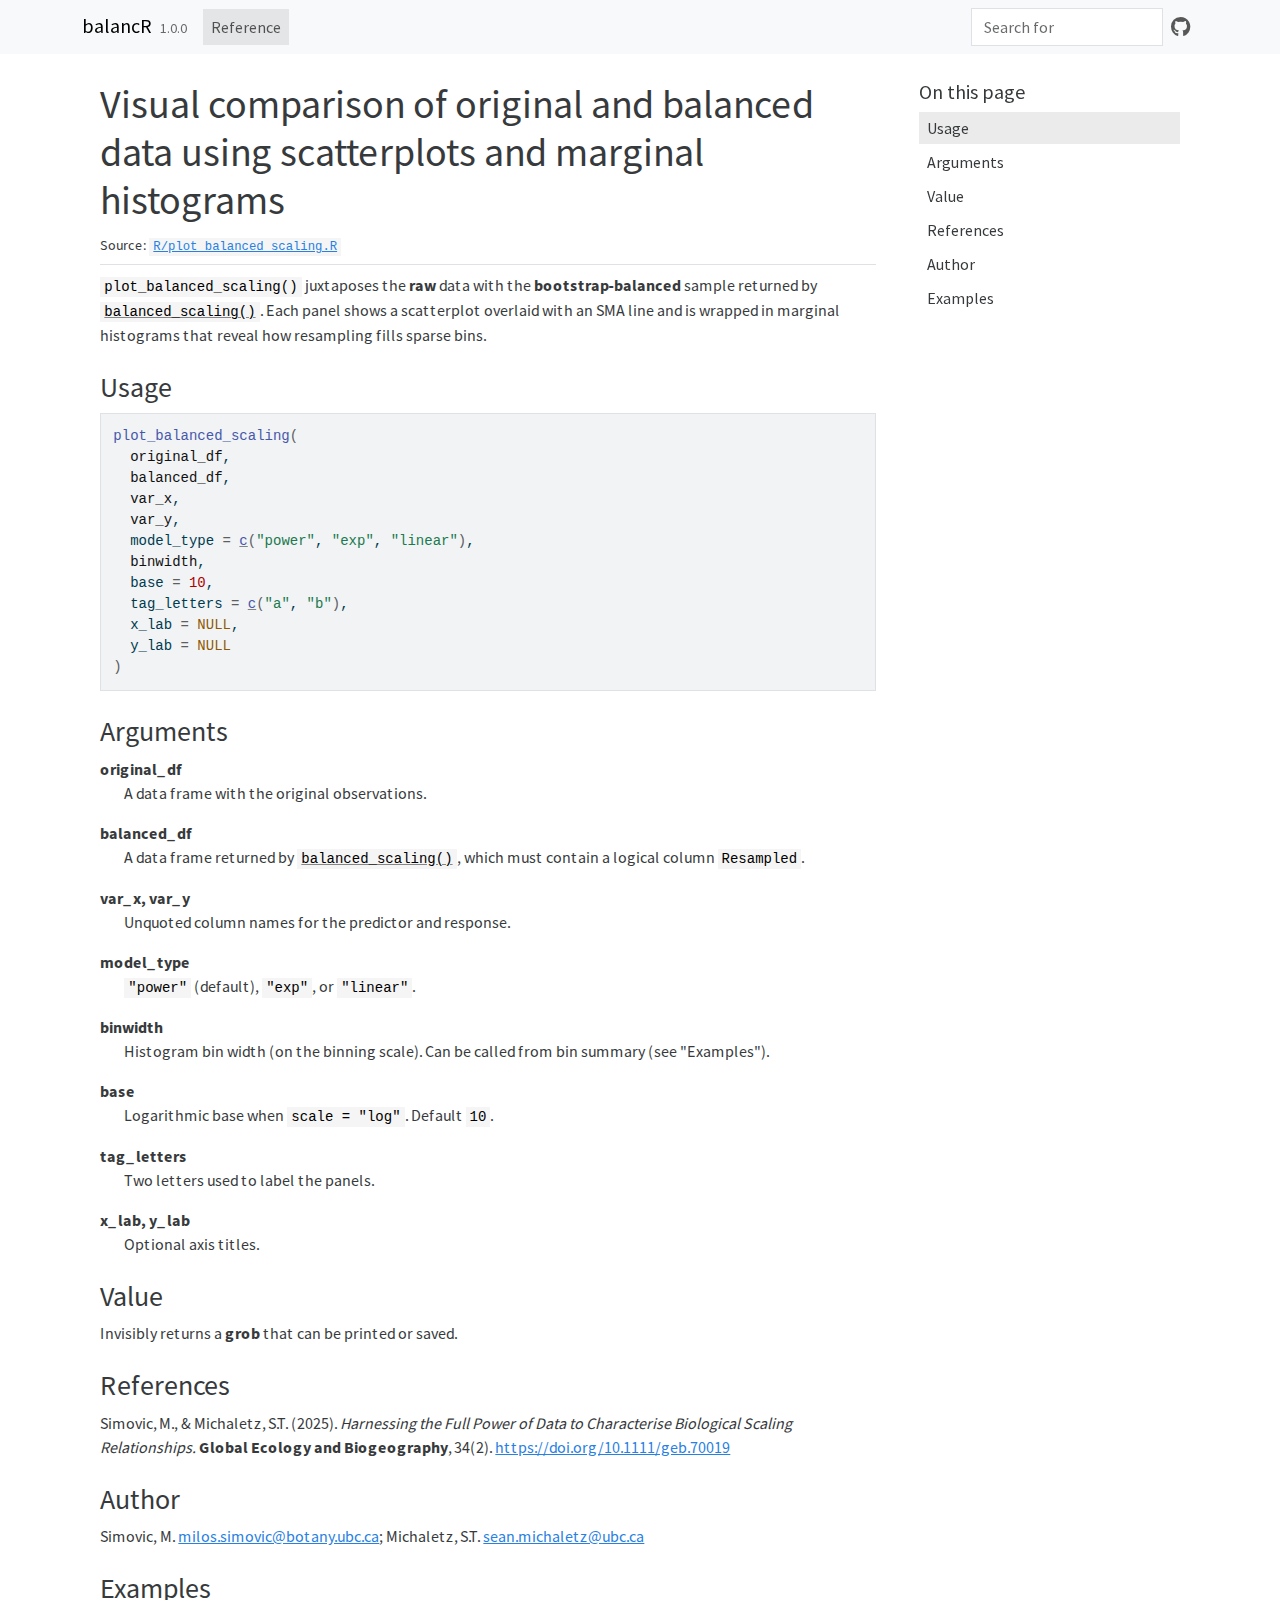
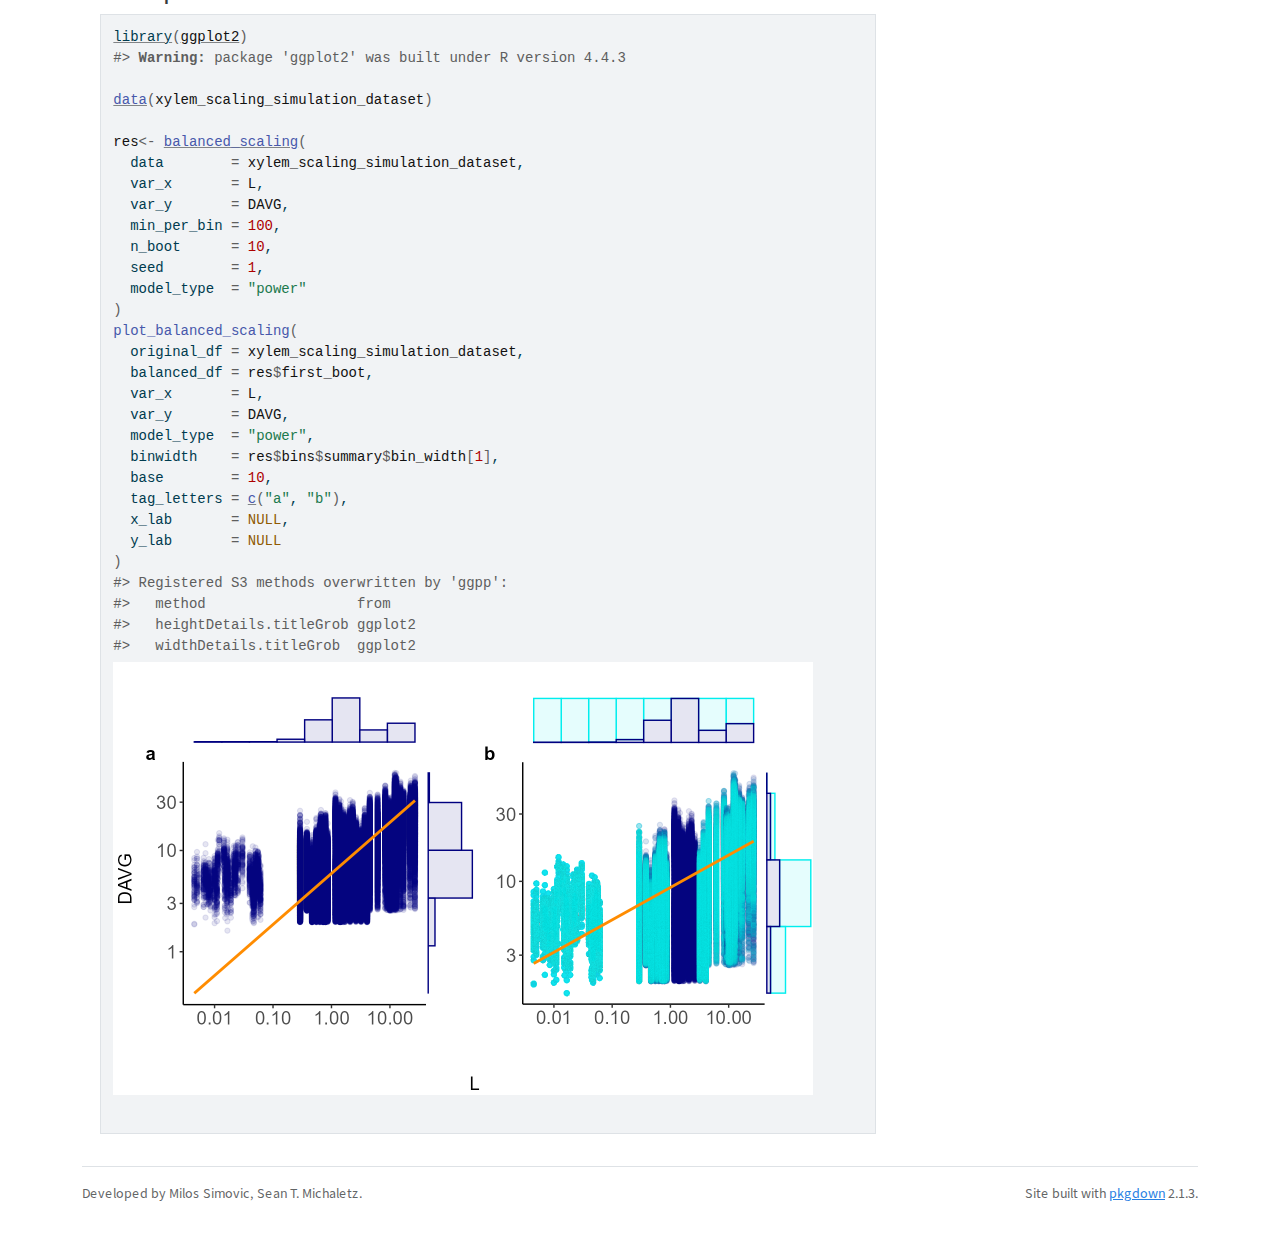
<file: docs/reference/plot_balanced_scaling.html>
<!DOCTYPE html>
<!-- Generated by pkgdown: do not edit by hand --><html lang="en"><head><meta http-equiv="Content-Type" content="text/html; charset=UTF-8"><meta charset="utf-8"><meta http-equiv="X-UA-Compatible" content="IE=edge"><meta name="viewport" content="width=device-width, initial-scale=1, shrink-to-fit=no"><title>Visual comparison of original and balanced data using scatterplots and marginal histograms — plot_balanced_scaling • balancR</title><script src="../deps/jquery-3.6.0/jquery-3.6.0.min.js"></script><meta name="viewport" content="width=device-width, initial-scale=1, shrink-to-fit=no"><link href="../deps/bootstrap-5.3.1/bootstrap.min.css" rel="stylesheet"><script src="../deps/bootstrap-5.3.1/bootstrap.bundle.min.js"></script><link href="../deps/font-awesome-6.5.2/css/all.min.css" rel="stylesheet"><link href="../deps/font-awesome-6.5.2/css/v4-shims.min.css" rel="stylesheet"><script src="../deps/headroom-0.11.0/headroom.min.js"></script><script src="../deps/headroom-0.11.0/jQuery.headroom.min.js"></script><script src="../deps/bootstrap-toc-1.0.1/bootstrap-toc.min.js"></script><script src="../deps/clipboard.js-2.0.11/clipboard.min.js"></script><script src="../deps/search-1.0.0/autocomplete.jquery.min.js"></script><script src="../deps/search-1.0.0/fuse.min.js"></script><script src="../deps/search-1.0.0/mark.min.js"></script><!-- pkgdown --><script src="../pkgdown.js"></script><meta property="og:title" content="Visual comparison of original and balanced data using scatterplots and marginal histograms — plot_balanced_scaling"><meta name="description" content="plot_balanced_scaling() juxtaposes the raw data with the
bootstrap‑balanced sample returned by balanced_scaling().
Each panel shows a scatterplot overlaid with an SMA line and is wrapped
in marginal histograms that reveal how resampling fills sparse bins."><meta property="og:description" content="plot_balanced_scaling() juxtaposes the raw data with the
bootstrap‑balanced sample returned by balanced_scaling().
Each panel shows a scatterplot overlaid with an SMA line and is wrapped
in marginal histograms that reveal how resampling fills sparse bins."></head><body>
    <a href="#main" class="visually-hidden-focusable">Skip to contents</a>


    <nav class="navbar navbar-expand-lg fixed-top bg-light" data-bs-theme="light" aria-label="Site navigation"><div class="container">

    <a class="navbar-brand me-2" href="../index.html">balancR</a>

    <small class="nav-text text-muted me-auto" data-bs-toggle="tooltip" data-bs-placement="bottom" title="">1.0.0</small>


    <button class="navbar-toggler" type="button" data-bs-toggle="collapse" data-bs-target="#navbar" aria-controls="navbar" aria-expanded="false" aria-label="Toggle navigation">
      <span class="navbar-toggler-icon"></span>
    </button>

    <div id="navbar" class="collapse navbar-collapse ms-3">
      <ul class="navbar-nav me-auto"><li class="active nav-item"><a class="nav-link" href="../reference/index.html">Reference</a></li>
      </ul><ul class="navbar-nav"><li class="nav-item"><form class="form-inline" role="search">
 <input class="form-control" type="search" name="search-input" id="search-input" autocomplete="off" aria-label="Search site" placeholder="Search for" data-search-index="../search.json"></form></li>
<li class="nav-item"><a class="external-link nav-link" href="https://github.com/MichaletzLab/balancR" aria-label="GitHub"><span class="fa fab fa-github fa-lg"></span></a></li>
      </ul></div>


  </div>
</nav><div class="container template-reference-topic">
<div class="row">
  <main id="main" class="col-md-9"><div class="page-header">

      <h1>Visual comparison of original and balanced data using scatterplots and marginal histograms</h1>
      <small class="dont-index">Source: <a href="https://github.com/MichaletzLab/balancR/blob/HEAD/R/plot_balanced_scaling.R" class="external-link"><code>R/plot_balanced_scaling.R</code></a></small>
      <div class="d-none name"><code>plot_balanced_scaling.Rd</code></div>
    </div>

    <div class="ref-description section level2">
    <p><code>plot_balanced_scaling()</code> juxtaposes the <strong>raw</strong> data with the
<strong>bootstrap‑balanced</strong> sample returned by <code><a href="balanced_scaling.html">balanced_scaling()</a></code>.
Each panel shows a scatterplot overlaid with an SMA line and is wrapped
in marginal histograms that reveal how resampling fills sparse bins.</p>
    </div>

    <div class="section level2">
    <h2 id="ref-usage">Usage<a class="anchor" aria-label="anchor" href="#ref-usage"></a></h2>
    <div class="sourceCode"><pre class="sourceCode r"><code><span><span class="fu">plot_balanced_scaling</span><span class="op">(</span></span>
<span>  <span class="va">original_df</span>,</span>
<span>  <span class="va">balanced_df</span>,</span>
<span>  <span class="va">var_x</span>,</span>
<span>  <span class="va">var_y</span>,</span>
<span>  model_type <span class="op">=</span> <span class="fu"><a href="https://rdrr.io/r/base/c.html" class="external-link">c</a></span><span class="op">(</span><span class="st">"power"</span>, <span class="st">"exp"</span>, <span class="st">"linear"</span><span class="op">)</span>,</span>
<span>  <span class="va">binwidth</span>,</span>
<span>  base <span class="op">=</span> <span class="fl">10</span>,</span>
<span>  tag_letters <span class="op">=</span> <span class="fu"><a href="https://rdrr.io/r/base/c.html" class="external-link">c</a></span><span class="op">(</span><span class="st">"a"</span>, <span class="st">"b"</span><span class="op">)</span>,</span>
<span>  x_lab <span class="op">=</span> <span class="cn">NULL</span>,</span>
<span>  y_lab <span class="op">=</span> <span class="cn">NULL</span></span>
<span><span class="op">)</span></span></code></pre></div>
    </div>

    <div class="section level2">
    <h2 id="arguments">Arguments<a class="anchor" aria-label="anchor" href="#arguments"></a></h2>


<dl><dt id="arg-original-df">original_df<a class="anchor" aria-label="anchor" href="#arg-original-df"></a></dt>
<dd><p>A data frame with the original observations.</p></dd>


<dt id="arg-balanced-df">balanced_df<a class="anchor" aria-label="anchor" href="#arg-balanced-df"></a></dt>
<dd><p>A data frame returned by <code><a href="balanced_scaling.html">balanced_scaling()</a></code>, which
must contain a logical column <code>Resampled</code>.</p></dd>


<dt id="arg-var-x-var-y">var_x, var_y<a class="anchor" aria-label="anchor" href="#arg-var-x-var-y"></a></dt>
<dd><p>Unquoted column names for the predictor and response.</p></dd>


<dt id="arg-model-type">model_type<a class="anchor" aria-label="anchor" href="#arg-model-type"></a></dt>
<dd><p><code>"power"</code> (default), <code>"exp"</code>, or <code>"linear"</code>.</p></dd>


<dt id="arg-binwidth">binwidth<a class="anchor" aria-label="anchor" href="#arg-binwidth"></a></dt>
<dd><p>Histogram bin width (on the binning scale). Can be called from bin summary (see "Examples").</p></dd>


<dt id="arg-base">base<a class="anchor" aria-label="anchor" href="#arg-base"></a></dt>
<dd><p>Logarithmic base when <code>scale = "log"</code>. Default <code>10</code>.</p></dd>


<dt id="arg-tag-letters">tag_letters<a class="anchor" aria-label="anchor" href="#arg-tag-letters"></a></dt>
<dd><p>Two letters used to label the panels.</p></dd>


<dt id="arg-x-lab-y-lab">x_lab, y_lab<a class="anchor" aria-label="anchor" href="#arg-x-lab-y-lab"></a></dt>
<dd><p>Optional axis titles.</p></dd>

</dl></div>
    <div class="section level2">
    <h2 id="value">Value<a class="anchor" aria-label="anchor" href="#value"></a></h2>
    <p>Invisibly returns a <strong>grob</strong> that can be printed or saved.</p>
    </div>
    <div class="section level2">
    <h2 id="references">References<a class="anchor" aria-label="anchor" href="#references"></a></h2>
    <p>Simovic, M., &amp; Michaletz, S.T. (2025). <em>Harnessing the Full Power of Data
to Characterise Biological Scaling Relationships.</em> <strong>Global Ecology and
Biogeography</strong>, 34(2). <a href="https://doi.org/10.1111/geb.70019" class="external-link">https://doi.org/10.1111/geb.70019</a></p>
    </div>
    <div class="section level2">
    <h2 id="author">Author<a class="anchor" aria-label="anchor" href="#author"></a></h2>
    <p>Simovic, M. <a href="mailto:milos.simovic@botany.ubc.ca">milos.simovic@botany.ubc.ca</a>;
Michaletz, S.T. <a href="mailto:sean.michaletz@ubc.ca">sean.michaletz@ubc.ca</a></p>
    </div>

    <div class="section level2">
    <h2 id="ref-examples">Examples<a class="anchor" aria-label="anchor" href="#ref-examples"></a></h2>
    <div class="sourceCode"><pre class="sourceCode r"><code><span class="r-in"><span><span class="kw"><a href="https://rdrr.io/r/base/library.html" class="external-link">library</a></span><span class="op">(</span><span class="va"><a href="https://ggplot2.tidyverse.org" class="external-link">ggplot2</a></span><span class="op">)</span></span></span>
<span class="r-wrn co"><span class="r-pr">#&gt;</span> <span class="warning">Warning: </span>package 'ggplot2' was built under R version 4.4.3</span>
<span class="r-in"><span></span></span>
<span class="r-in"><span><span class="fu"><a href="https://rdrr.io/r/utils/data.html" class="external-link">data</a></span><span class="op">(</span><span class="va">xylem_scaling_simulation_dataset</span><span class="op">)</span></span></span>
<span class="r-in"><span></span></span>
<span class="r-in"><span><span class="va">res</span><span class="op">&lt;-</span> <span class="fu"><a href="balanced_scaling.html">balanced_scaling</a></span><span class="op">(</span></span></span>
<span class="r-in"><span>  data        <span class="op">=</span> <span class="va">xylem_scaling_simulation_dataset</span>,</span></span>
<span class="r-in"><span>  var_x       <span class="op">=</span> <span class="va">L</span>,</span></span>
<span class="r-in"><span>  var_y       <span class="op">=</span> <span class="va">DAVG</span>,</span></span>
<span class="r-in"><span>  min_per_bin <span class="op">=</span> <span class="fl">100</span>,</span></span>
<span class="r-in"><span>  n_boot      <span class="op">=</span> <span class="fl">10</span>,</span></span>
<span class="r-in"><span>  seed        <span class="op">=</span> <span class="fl">1</span>,</span></span>
<span class="r-in"><span>  model_type  <span class="op">=</span> <span class="st">"power"</span></span></span>
<span class="r-in"><span><span class="op">)</span></span></span>
<span class="r-in"><span><span class="fu">plot_balanced_scaling</span><span class="op">(</span></span></span>
<span class="r-in"><span>  original_df <span class="op">=</span> <span class="va">xylem_scaling_simulation_dataset</span>,</span></span>
<span class="r-in"><span>  balanced_df <span class="op">=</span> <span class="va">res</span><span class="op">$</span><span class="va">first_boot</span>,</span></span>
<span class="r-in"><span>  var_x       <span class="op">=</span> <span class="va">L</span>,</span></span>
<span class="r-in"><span>  var_y       <span class="op">=</span> <span class="va">DAVG</span>,</span></span>
<span class="r-in"><span>  model_type  <span class="op">=</span> <span class="st">"power"</span>,</span></span>
<span class="r-in"><span>  binwidth    <span class="op">=</span> <span class="va">res</span><span class="op">$</span><span class="va">bins</span><span class="op">$</span><span class="va">summary</span><span class="op">$</span><span class="va">bin_width</span><span class="op">[</span><span class="fl">1</span><span class="op">]</span>,</span></span>
<span class="r-in"><span>  base        <span class="op">=</span> <span class="fl">10</span>,</span></span>
<span class="r-in"><span>  tag_letters <span class="op">=</span> <span class="fu"><a href="https://rdrr.io/r/base/c.html" class="external-link">c</a></span><span class="op">(</span><span class="st">"a"</span>, <span class="st">"b"</span><span class="op">)</span>,</span></span>
<span class="r-in"><span>  x_lab       <span class="op">=</span> <span class="cn">NULL</span>,</span></span>
<span class="r-in"><span>  y_lab       <span class="op">=</span> <span class="cn">NULL</span></span></span>
<span class="r-in"><span><span class="op">)</span></span></span>
<span class="r-msg co"><span class="r-pr">#&gt;</span> Registered S3 methods overwritten by 'ggpp':</span>
<span class="r-msg co"><span class="r-pr">#&gt;</span>   method                  from   </span>
<span class="r-msg co"><span class="r-pr">#&gt;</span>   heightDetails.titleGrob ggplot2</span>
<span class="r-msg co"><span class="r-pr">#&gt;</span>   widthDetails.titleGrob  ggplot2</span>
<span class="r-plt img"><img src="plot_balanced_scaling-1.png" alt="" width="700" height="433"></span>
<span class="r-in"><span></span></span>
</code></pre></div>
    </div>
  </main><aside class="col-md-3"><nav id="toc" aria-label="Table of contents"><h2>On this page</h2>
    </nav></aside></div>


    <footer><div class="pkgdown-footer-left">
  <p>Developed by Milos Simovic, Sean T. Michaletz.</p>
</div>

<div class="pkgdown-footer-right">
  <p>Site built with <a href="https://pkgdown.r-lib.org/" class="external-link">pkgdown</a> 2.1.3.</p>
</div>

    </footer></div>





  </body></html>
</file>
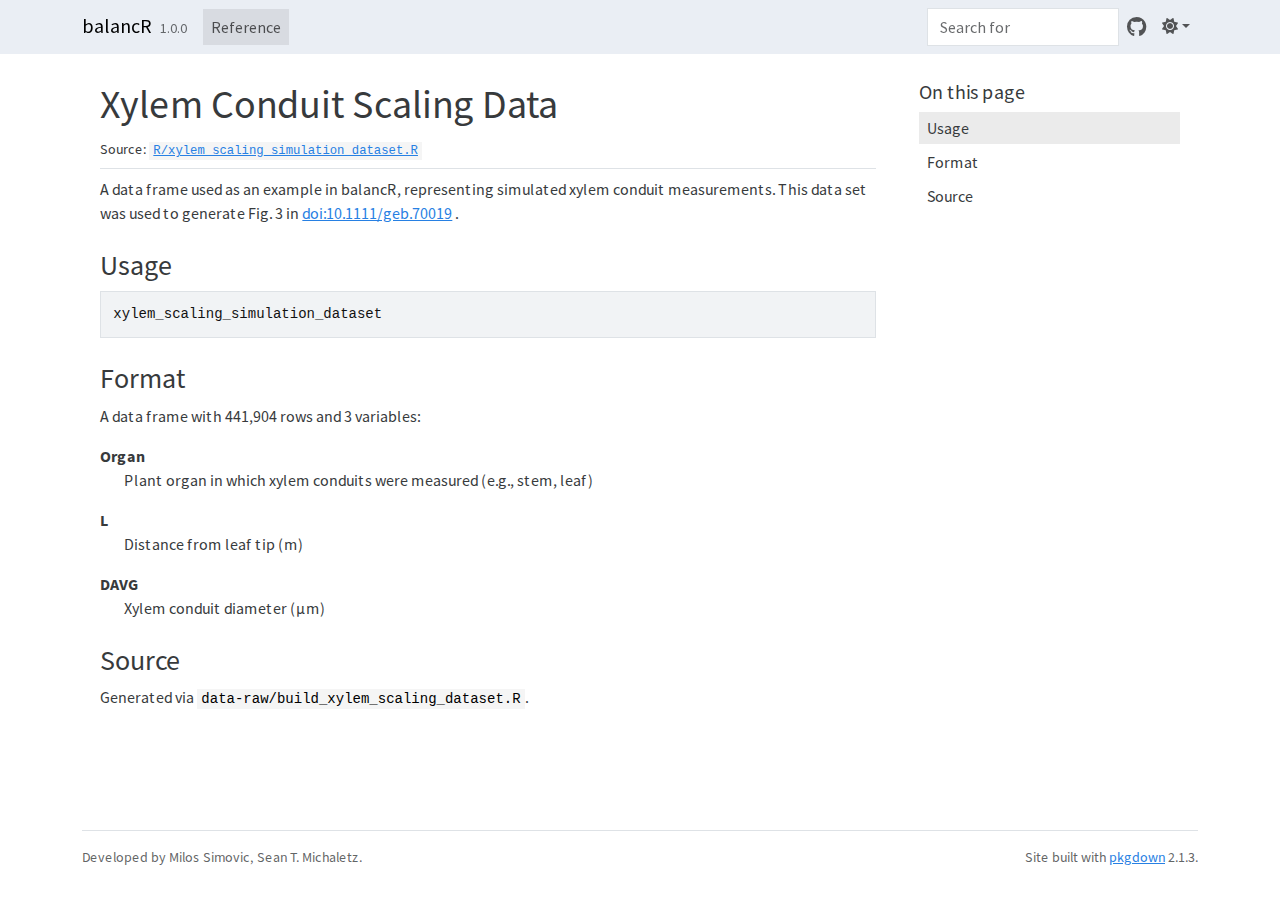
<file: docs/reference/xylem_scaling_simulation_dataset.html>
<!DOCTYPE html>
<!-- Generated by pkgdown: do not edit by hand --><html lang="en"><head><meta http-equiv="Content-Type" content="text/html; charset=UTF-8"><meta charset="utf-8"><meta http-equiv="X-UA-Compatible" content="IE=edge"><meta name="viewport" content="width=device-width, initial-scale=1, shrink-to-fit=no"><title>Xylem Conduit Scaling Data — xylem_scaling_simulation_dataset • balancR</title><script src="../lightswitch.js"></script><script src="../deps/jquery-3.6.0/jquery-3.6.0.min.js"></script><meta name="viewport" content="width=device-width, initial-scale=1, shrink-to-fit=no"><link href="../deps/bootstrap-5.3.1/bootstrap.min.css" rel="stylesheet"><script src="../deps/bootstrap-5.3.1/bootstrap.bundle.min.js"></script><link href="../deps/font-awesome-6.5.2/css/all.min.css" rel="stylesheet"><link href="../deps/font-awesome-6.5.2/css/v4-shims.min.css" rel="stylesheet"><script src="../deps/headroom-0.11.0/headroom.min.js"></script><script src="../deps/headroom-0.11.0/jQuery.headroom.min.js"></script><script src="../deps/bootstrap-toc-1.0.1/bootstrap-toc.min.js"></script><script src="../deps/clipboard.js-2.0.11/clipboard.min.js"></script><script src="../deps/search-1.0.0/autocomplete.jquery.min.js"></script><script src="../deps/search-1.0.0/fuse.min.js"></script><script src="../deps/search-1.0.0/mark.min.js"></script><!-- pkgdown --><script src="../pkgdown.js"></script><meta property="og:title" content="Xylem Conduit Scaling Data — xylem_scaling_simulation_dataset"><meta name="description" content="A data frame used as an example in balancR, representing simulated xylem conduit measurements.
This data set was used to generate Fig. 3 in doi:10.1111/geb.70019
."><meta property="og:description" content="A data frame used as an example in balancR, representing simulated xylem conduit measurements.
This data set was used to generate Fig. 3 in doi:10.1111/geb.70019
."></head><body>
    <a href="#main" class="visually-hidden-focusable">Skip to contents</a>


    <nav class="navbar navbar-expand-lg fixed-top " aria-label="Site navigation"><div class="container">

    <a class="navbar-brand me-2" href="../index.html">balancR</a>

    <small class="nav-text text-muted me-auto" data-bs-toggle="tooltip" data-bs-placement="bottom" title="">1.0.0</small>


    <button class="navbar-toggler" type="button" data-bs-toggle="collapse" data-bs-target="#navbar" aria-controls="navbar" aria-expanded="false" aria-label="Toggle navigation">
      <span class="navbar-toggler-icon"></span>
    </button>

    <div id="navbar" class="collapse navbar-collapse ms-3">
      <ul class="navbar-nav me-auto"><li class="active nav-item"><a class="nav-link" href="../reference/index.html">Reference</a></li>
      </ul><ul class="navbar-nav"><li class="nav-item"><form class="form-inline" role="search">
 <input class="form-control" type="search" name="search-input" id="search-input" autocomplete="off" aria-label="Search site" placeholder="Search for" data-search-index="../search.json"></form></li>
<li class="nav-item"><a class="external-link nav-link" href="https://github.com/MichaletzLab/balancR" aria-label="GitHub"><span class="fa fab fa-github fa-lg"></span></a></li>
<li class="nav-item dropdown">
  <button class="nav-link dropdown-toggle" type="button" id="dropdown-lightswitch" data-bs-toggle="dropdown" aria-expanded="false" aria-haspopup="true" aria-label="Light switch"><span class="fa fa-sun"></span></button>
  <ul class="dropdown-menu dropdown-menu-end" aria-labelledby="dropdown-lightswitch"><li><button class="dropdown-item" data-bs-theme-value="light"><span class="fa fa-sun"></span> Light</button></li>
    <li><button class="dropdown-item" data-bs-theme-value="dark"><span class="fa fa-moon"></span> Dark</button></li>
    <li><button class="dropdown-item" data-bs-theme-value="auto"><span class="fa fa-adjust"></span> Auto</button></li>
  </ul></li>
      </ul></div>


  </div>
</nav><div class="container template-reference-topic">
<div class="row">
  <main id="main" class="col-md-9"><div class="page-header">

      <h1>Xylem Conduit Scaling Data</h1>
      <small class="dont-index">Source: <a href="https://github.com/MichaletzLab/balancR/blob/master/R/xylem_scaling_simulation_dataset.R" class="external-link"><code>R/xylem_scaling_simulation_dataset.R</code></a></small>
      <div class="d-none name"><code>xylem_scaling_simulation_dataset.Rd</code></div>
    </div>

    <div class="ref-description section level2">
    <p>A data frame used as an example in <span class="pkg">balancR</span>, representing simulated xylem conduit measurements.
This data set was used to generate Fig. 3 in <a href="https://doi.org/10.1111/geb.70019" class="external-link">doi:10.1111/geb.70019</a>
.</p>
    </div>

    <div class="section level2">
    <h2 id="ref-usage">Usage<a class="anchor" aria-label="anchor" href="#ref-usage"></a></h2>
    <div class="sourceCode"><pre class="sourceCode r"><code><span><span class="va">xylem_scaling_simulation_dataset</span></span></code></pre></div>
    </div>

    <div class="section level2">
    <h2 id="format">Format<a class="anchor" aria-label="anchor" href="#format"></a></h2>
    <p>A data frame with 441,904 rows and 3 variables:</p><dl><dt>Organ</dt>
<dd><p>Plant organ in which xylem conduits were measured (e.g., stem, leaf)</p></dd>

<dt>L</dt>
<dd><p>Distance from leaf tip (m)</p></dd>

<dt>DAVG</dt>
<dd><p>Xylem conduit diameter (µm)</p></dd>


</dl></div>
    <div class="section level2">
    <h2 id="source">Source<a class="anchor" aria-label="anchor" href="#source"></a></h2>
    <p>Generated via <code>data-raw/build_xylem_scaling_dataset.R</code>.</p>
    </div>

  </main><aside class="col-md-3"><nav id="toc" aria-label="Table of contents"><h2>On this page</h2>
    </nav></aside></div>


    <footer><div class="pkgdown-footer-left">
  <p>Developed by Milos Simovic, Sean T. Michaletz.</p>
</div>

<div class="pkgdown-footer-right">
  <p>Site built with <a href="https://pkgdown.r-lib.org/" class="external-link">pkgdown</a> 2.1.3.</p>
</div>

    </footer></div>





  </body></html>
</file>
<file: docs/deps/font-awesome-6.5.2/css/v4-shims.min.css>
/*!
 * Font Awesome Free 6.5.2 by @fontawesome - https://fontawesome.com
 * License - https://fontawesome.com/license/free (Icons: CC BY 4.0, Fonts: SIL OFL 1.1, Code: MIT License)
 * Copyright 2024 Fonticons, Inc.
 */
.fa.fa-glass:before{content:"\f000"}.fa.fa-envelope-o{font-family:"Font Awesome 6 Free";font-weight:400}.fa.fa-envelope-o:before{content:"\f0e0"}.fa.fa-star-o{font-family:"Font Awesome 6 Free";font-weight:400}.fa.fa-star-o:before{content:"\f005"}.fa.fa-close:before,.fa.fa-remove:before{content:"\f00d"}.fa.fa-gear:before{content:"\f013"}.fa.fa-trash-o{font-family:"Font Awesome 6 Free";font-weight:400}.fa.fa-trash-o:before{content:"\f2ed"}.fa.fa-home:before{content:"\f015"}.fa.fa-file-o{font-family:"Font Awesome 6 Free";font-weight:400}.fa.fa-file-o:before{content:"\f15b"}.fa.fa-clock-o{font-family:"Font Awesome 6 Free";font-weight:400}.fa.fa-clock-o:before{content:"\f017"}.fa.fa-arrow-circle-o-down{font-family:"Font Awesome 6 Free";font-weight:400}.fa.fa-arrow-circle-o-down:before{content:"\f358"}.fa.fa-arrow-circle-o-up{font-family:"Font Awesome 6 Free";font-weight:400}.fa.fa-arrow-circle-o-up:before{content:"\f35b"}.fa.fa-play-circle-o{font-family:"Font Awesome 6 Free";font-weight:400}.fa.fa-play-circle-o:before{content:"\f144"}.fa.fa-repeat:before,.fa.fa-rotate-right:before{content:"\f01e"}.fa.fa-refresh:before{content:"\f021"}.fa.fa-list-alt{font-family:"Font Awesome 6 Free";font-weight:400}.fa.fa-list-alt:before{content:"\f022"}.fa.fa-dedent:before{content:"\f03b"}.fa.fa-video-camera:before{content:"\f03d"}.fa.fa-picture-o{font-family:"Font Awesome 6 Free";font-weight:400}.fa.fa-picture-o:before{content:"\f03e"}.fa.fa-photo{font-family:"Font Awesome 6 Free";font-weight:400}.fa.fa-photo:before{content:"\f03e"}.fa.fa-image{font-family:"Font Awesome 6 Free";font-weight:400}.fa.fa-image:before{content:"\f03e"}.fa.fa-map-marker:before{content:"\f3c5"}.fa.fa-pencil-square-o{font-family:"Font Awesome 6 Free";font-weight:400}.fa.fa-pencil-square-o:before{content:"\f044"}.fa.fa-edit{font-family:"Font Awesome 6 Free";font-weight:400}.fa.fa-edit:before{content:"\f044"}.fa.fa-share-square-o:before{content:"\f14d"}.fa.fa-check-square-o{font-family:"Font Awesome 6 Free";font-weight:400}.fa.fa-check-square-o:before{content:"\f14a"}.fa.fa-arrows:before{content:"\f0b2"}.fa.fa-times-circle-o{font-family:"Font Awesome 6 Free";font-weight:400}.fa.fa-times-circle-o:before{content:"\f057"}.fa.fa-check-circle-o{font-family:"Font Awesome 6 Free";font-weight:400}.fa.fa-check-circle-o:before{content:"\f058"}.fa.fa-mail-forward:before{content:"\f064"}.fa.fa-expand:before{content:"\f424"}.fa.fa-compress:before{content:"\f422"}.fa.fa-eye,.fa.fa-eye-slash{font-family:"Font Awesome 6 Free";font-weight:400}.fa.fa-warning:before{content:"\f071"}.fa.fa-calendar:before{content:"\f073"}.fa.fa-arrows-v:before{content:"\f338"}.fa.fa-arrows-h:before{content:"\f337"}.fa.fa-bar-chart-o:before,.fa.fa-bar-chart:before{content:"\e0e3"}.fa.fa-twitter-square{font-family:"Font Awesome 6 Brands";font-weight:400}.fa.fa-twitter-square:before{content:"\f081"}.fa.fa-facebook-square{font-family:"Font Awesome 6 Brands";font-weight:400}.fa.fa-facebook-square:before{content:"\f082"}.fa.fa-gears:before{content:"\f085"}.fa.fa-thumbs-o-up{font-family:"Font Awesome 6 Free";font-weight:400}.fa.fa-thumbs-o-up:before{content:"\f164"}.fa.fa-thumbs-o-down{font-family:"Font Awesome 6 Free";font-weight:400}.fa.fa-thumbs-o-down:before{content:"\f165"}.fa.fa-heart-o{font-family:"Font Awesome 6 Free";font-weight:400}.fa.fa-heart-o:before{content:"\f004"}.fa.fa-sign-out:before{content:"\f2f5"}.fa.fa-linkedin-square{font-family:"Font Awesome 6 Brands";font-weight:400}.fa.fa-linkedin-square:before{content:"\f08c"}.fa.fa-thumb-tack:before{content:"\f08d"}.fa.fa-external-link:before{content:"\f35d"}.fa.fa-sign-in:before{content:"\f2f6"}.fa.fa-github-square{font-family:"Font Awesome 6 Brands";font-weight:400}.fa.fa-github-square:before{content:"\f092"}.fa.fa-lemon-o{font-family:"Font Awesome 6 Free";font-weight:400}.fa.fa-lemon-o:before{content:"\f094"}.fa.fa-square-o{font-family:"Font Awesome 6 Free";font-weight:400}.fa.fa-square-o:before{content:"\f0c8"}.fa.fa-bookmark-o{font-family:"Font Awesome 6 Free";font-weight:400}.fa.fa-bookmark-o:before{content:"\f02e"}.fa.fa-facebook,.fa.fa-twitter{font-family:"Font Awesome 6 Brands";font-weight:400}.fa.fa-facebook:before{content:"\f39e"}.fa.fa-facebook-f{font-family:"Font Awesome 6 Brands";font-weight:400}.fa.fa-facebook-f:before{content:"\f39e"}.fa.fa-github{font-family:"Font Awesome 6 Brands";font-weight:400}.fa.fa-credit-card{font-family:"Font Awesome 6 Free";font-weight:400}.fa.fa-feed:before{content:"\f09e"}.fa.fa-hdd-o{font-family:"Font Awesome 6 Free";font-weight:400}.fa.fa-hdd-o:before{content:"\f0a0"}.fa.fa-hand-o-right{font-family:"Font Awesome 6 Free";font-weight:400}.fa.fa-hand-o-right:before{content:"\f0a4"}.fa.fa-hand-o-left{font-family:"Font Awesome 6 Free";font-weight:400}.fa.fa-hand-o-left:before{content:"\f0a5"}.fa.fa-hand-o-up{font-family:"Font Awesome 6 Free";font-weight:400}.fa.fa-hand-o-up:before{content:"\f0a6"}.fa.fa-hand-o-down{font-family:"Font Awesome 6 Free";font-weight:400}.fa.fa-hand-o-down:before{content:"\f0a7"}.fa.fa-globe:before{content:"\f57d"}.fa.fa-tasks:before{content:"\f828"}.fa.fa-arrows-alt:before{content:"\f31e"}.fa.fa-group:before{content:"\f0c0"}.fa.fa-chain:before{content:"\f0c1"}.fa.fa-cut:before{content:"\f0c4"}.fa.fa-files-o{font-family:"Font Awesome 6 Free";font-weight:400}.fa.fa-files-o:before{content:"\f0c5"}.fa.fa-floppy-o{font-family:"Font Awesome 6 Free";font-weight:400}.fa.fa-floppy-o:before{content:"\f0c7"}.fa.fa-save{font-family:"Font Awesome 6 Free";font-weight:400}.fa.fa-save:before{content:"\f0c7"}.fa.fa-navicon:before,.fa.fa-reorder:before{content:"\f0c9"}.fa.fa-magic:before{content:"\e2ca"}.fa.fa-pinterest,.fa.fa-pinterest-square{font-family:"Font Awesome 6 Brands";font-weight:400}.fa.fa-pinterest-square:before{content:"\f0d3"}.fa.fa-google-plus-square{font-family:"Font Awesome 6 Brands";font-weight:400}.fa.fa-google-plus-square:before{content:"\f0d4"}.fa.fa-google-plus{font-family:"Font Awesome 6 Brands";font-weight:400}.fa.fa-google-plus:before{content:"\f0d5"}.fa.fa-money:before{content:"\f3d1"}.fa.fa-unsorted:before{content:"\f0dc"}.fa.fa-sort-desc:before{content:"\f0dd"}.fa.fa-sort-asc:before{content:"\f0de"}.fa.fa-linkedin{font-family:"Font Awesome 6 Brands";font-weight:400}.fa.fa-linkedin:before{content:"\f0e1"}.fa.fa-rotate-left:before{content:"\f0e2"}.fa.fa-legal:before{content:"\f0e3"}.fa.fa-dashboard:before,.fa.fa-tachometer:before{content:"\f625"}.fa.fa-comment-o{font-family:"Font Awesome 6 Free";font-weight:400}.fa.fa-comment-o:before{content:"\f075"}.fa.fa-comments-o{font-family:"Font Awesome 6 Free";font-weight:400}.fa.fa-comments-o:before{content:"\f086"}.fa.fa-flash:before{content:"\f0e7"}.fa.fa-clipboard:before{content:"\f0ea"}.fa.fa-lightbulb-o{font-family:"Font Awesome 6 Free";font-weight:400}.fa.fa-lightbulb-o:before{content:"\f0eb"}.fa.fa-exchange:before{content:"\f362"}.fa.fa-cloud-download:before{content:"\f0ed"}.fa.fa-cloud-upload:before{content:"\f0ee"}.fa.fa-bell-o{font-family:"Font Awesome 6 Free";font-weight:400}.fa.fa-bell-o:before{content:"\f0f3"}.fa.fa-cutlery:before{content:"\f2e7"}.fa.fa-file-text-o{font-family:"Font Awesome 6 Free";font-weight:400}.fa.fa-file-text-o:before{content:"\f15c"}.fa.fa-building-o{font-family:"Font Awesome 6 Free";font-weight:400}.fa.fa-building-o:before{content:"\f1ad"}.fa.fa-hospital-o{font-family:"Font Awesome 6 Free";font-weight:400}.fa.fa-hospital-o:before{content:"\f0f8"}.fa.fa-tablet:before{content:"\f3fa"}.fa.fa-mobile-phone:before,.fa.fa-mobile:before{content:"\f3cd"}.fa.fa-circle-o{font-family:"Font Awesome 6 Free";font-weight:400}.fa.fa-circle-o:before{content:"\f111"}.fa.fa-mail-reply:before{content:"\f3e5"}.fa.fa-github-alt{font-family:"Font Awesome 6 Brands";font-weight:400}.fa.fa-folder-o{font-family:"Font Awesome 6 Free";font-weight:400}.fa.fa-folder-o:before{content:"\f07b"}.fa.fa-folder-open-o{font-family:"Font Awesome 6 Free";font-weight:400}.fa.fa-folder-open-o:before{content:"\f07c"}.fa.fa-smile-o{font-family:"Font Awesome 6 Free";font-weight:400}.fa.fa-smile-o:before{content:"\f118"}.fa.fa-frown-o{font-family:"Font Awesome 6 Free";font-weight:400}.fa.fa-frown-o:before{content:"\f119"}.fa.fa-meh-o{font-family:"Font Awesome 6 Free";font-weight:400}.fa.fa-meh-o:before{content:"\f11a"}.fa.fa-keyboard-o{font-family:"Font Awesome 6 Free";font-weight:400}.fa.fa-keyboard-o:before{content:"\f11c"}.fa.fa-flag-o{font-family:"Font Awesome 6 Free";font-weight:400}.fa.fa-flag-o:before{content:"\f024"}.fa.fa-mail-reply-all:before{content:"\f122"}.fa.fa-star-half-o{font-family:"Font Awesome 6 Free";font-weight:400}.fa.fa-star-half-o:before{content:"\f5c0"}.fa.fa-star-half-empty{font-family:"Font Awesome 6 Free";font-weight:400}.fa.fa-star-half-empty:before{content:"\f5c0"}.fa.fa-star-half-full{font-family:"Font Awesome 6 Free";font-weight:400}.fa.fa-star-half-full:before{content:"\f5c0"}.fa.fa-code-fork:before{content:"\f126"}.fa.fa-chain-broken:before,.fa.fa-unlink:before{content:"\f127"}.fa.fa-calendar-o{font-family:"Font Awesome 6 Free";font-weight:400}.fa.fa-calendar-o:before{content:"\f133"}.fa.fa-css3,.fa.fa-html5,.fa.fa-maxcdn{font-family:"Font Awesome 6 Brands";font-weight:400}.fa.fa-unlock-alt:before{content:"\f09c"}.fa.fa-minus-square-o{font-family:"Font Awesome 6 Free";font-weight:400}.fa.fa-minus-square-o:before{content:"\f146"}.fa.fa-level-up:before{content:"\f3bf"}.fa.fa-level-down:before{content:"\f3be"}.fa.fa-pencil-square:before{content:"\f14b"}.fa.fa-external-link-square:before{content:"\f360"}.fa.fa-compass{font-family:"Font Awesome 6 Free";font-weight:400}.fa.fa-caret-square-o-down{font-family:"Font Awesome 6 Free";font-weight:400}.fa.fa-caret-square-o-down:before{content:"\f150"}.fa.fa-toggle-down{font-family:"Font Awesome 6 Free";font-weight:400}.fa.fa-toggle-down:before{content:"\f150"}.fa.fa-caret-square-o-up{font-family:"Font Awesome 6 Free";font-weight:400}.fa.fa-caret-square-o-up:before{content:"\f151"}.fa.fa-toggle-up{font-family:"Font Awesome 6 Free";font-weight:400}.fa.fa-toggle-up:before{content:"\f151"}.fa.fa-caret-square-o-right{font-family:"Font Awesome 6 Free";font-weight:400}.fa.fa-caret-square-o-right:before{content:"\f152"}.fa.fa-toggle-right{font-family:"Font Awesome 6 Free";font-weight:400}.fa.fa-toggle-right:before{content:"\f152"}.fa.fa-eur:before,.fa.fa-euro:before{content:"\f153"}.fa.fa-gbp:before{content:"\f154"}.fa.fa-dollar:before,.fa.fa-usd:before{content:"\24"}.fa.fa-inr:before,.fa.fa-rupee:before{content:"\e1bc"}.fa.fa-cny:before,.fa.fa-jpy:before,.fa.fa-rmb:before,.fa.fa-yen:before{content:"\f157"}.fa.fa-rouble:before,.fa.fa-rub:before,.fa.fa-ruble:before{content:"\f158"}.fa.fa-krw:before,.fa.fa-won:before{content:"\f159"}.fa.fa-bitcoin,.fa.fa-btc{font-family:"Font Awesome 6 Brands";font-weight:400}.fa.fa-bitcoin:before{content:"\f15a"}.fa.fa-file-text:before{content:"\f15c"}.fa.fa-sort-alpha-asc:before{content:"\f15d"}.fa.fa-sort-alpha-desc:before{content:"\f881"}.fa.fa-sort-amount-asc:before{content:"\f884"}.fa.fa-sort-amount-desc:before{content:"\f160"}.fa.fa-sort-numeric-asc:before{content:"\f162"}.fa.fa-sort-numeric-desc:before{content:"\f886"}.fa.fa-youtube-square{font-family:"Font Awesome 6 Brands";font-weight:400}.fa.fa-youtube-square:before{content:"\f431"}.fa.fa-xing,.fa.fa-xing-square,.fa.fa-youtube{font-family:"Font Awesome 6 Brands";font-weight:400}.fa.fa-xing-square:before{content:"\f169"}.fa.fa-youtube-play{font-family:"Font Awesome 6 Brands";font-weight:400}.fa.fa-youtube-play:before{content:"\f167"}.fa.fa-adn,.fa.fa-bitbucket,.fa.fa-bitbucket-square,.fa.fa-dropbox,.fa.fa-flickr,.fa.fa-instagram,.fa.fa-stack-overflow{font-family:"Font Awesome 6 Brands";font-weight:400}.fa.fa-bitbucket-square:before{content:"\f171"}.fa.fa-tumblr,.fa.fa-tumblr-square{font-family:"Font Awesome 6 Brands";font-weight:400}.fa.fa-tumblr-square:before{content:"\f174"}.fa.fa-long-arrow-down:before{content:"\f309"}.fa.fa-long-arrow-up:before{content:"\f30c"}.fa.fa-long-arrow-left:before{content:"\f30a"}.fa.fa-long-arrow-right:before{content:"\f30b"}.fa.fa-android,.fa.fa-apple,.fa.fa-dribbble,.fa.fa-foursquare,.fa.fa-gittip,.fa.fa-gratipay,.fa.fa-linux,.fa.fa-skype,.fa.fa-trello,.fa.fa-windows{font-family:"Font Awesome 6 Brands";font-weight:400}.fa.fa-gittip:before{content:"\f184"}.fa.fa-sun-o{font-family:"Font Awesome 6 Free";font-weight:400}.fa.fa-sun-o:before{content:"\f185"}.fa.fa-moon-o{font-family:"Font Awesome 6 Free";font-weight:400}.fa.fa-moon-o:before{content:"\f186"}.fa.fa-pagelines,.fa.fa-renren,.fa.fa-stack-exchange,.fa.fa-vk,.fa.fa-weibo{font-family:"Font Awesome 6 Brands";font-weight:400}.fa.fa-arrow-circle-o-right{font-family:"Font Awesome 6 Free";font-weight:400}.fa.fa-arrow-circle-o-right:before{content:"\f35a"}.fa.fa-arrow-circle-o-left{font-family:"Font Awesome 6 Free";font-weight:400}.fa.fa-arrow-circle-o-left:before{content:"\f359"}.fa.fa-caret-square-o-left{font-family:"Font Awesome 6 Free";font-weight:400}.fa.fa-caret-square-o-left:before{content:"\f191"}.fa.fa-toggle-left{font-family:"Font Awesome 6 Free";font-weight:400}.fa.fa-toggle-left:before{content:"\f191"}.fa.fa-dot-circle-o{font-family:"Font Awesome 6 Free";font-weight:400}.fa.fa-dot-circle-o:before{content:"\f192"}.fa.fa-vimeo-square{font-family:"Font Awesome 6 Brands";font-weight:400}.fa.fa-vimeo-square:before{content:"\f194"}.fa.fa-try:before,.fa.fa-turkish-lira:before{content:"\e2bb"}.fa.fa-plus-square-o{font-family:"Font Awesome 6 Free";font-weight:400}.fa.fa-plus-square-o:before{content:"\f0fe"}.fa.fa-openid,.fa.fa-slack,.fa.fa-wordpress{font-family:"Font Awesome 6 Brands";font-weight:400}.fa.fa-bank:before,.fa.fa-institution:before{content:"\f19c"}.fa.fa-mortar-board:before{content:"\f19d"}.fa.fa-google,.fa.fa-reddit,.fa.fa-reddit-square,.fa.fa-yahoo{font-family:"Font Awesome 6 Brands";font-weight:400}.fa.fa-reddit-square:before{content:"\f1a2"}.fa.fa-behance,.fa.fa-behance-square,.fa.fa-delicious,.fa.fa-digg,.fa.fa-drupal,.fa.fa-joomla,.fa.fa-pied-piper-alt,.fa.fa-pied-piper-pp,.fa.fa-stumbleupon,.fa.fa-stumbleupon-circle{font-family:"Font Awesome 6 Brands";font-weight:400}.fa.fa-behance-square:before{content:"\f1b5"}.fa.fa-steam,.fa.fa-steam-square{font-family:"Font Awesome 6 Brands";font-weight:400}.fa.fa-steam-square:before{content:"\f1b7"}.fa.fa-automobile:before{content:"\f1b9"}.fa.fa-cab:before{content:"\f1ba"}.fa.fa-deviantart,.fa.fa-soundcloud,.fa.fa-spotify{font-family:"Font Awesome 6 Brands";font-weight:400}.fa.fa-file-pdf-o{font-family:"Font Awesome 6 Free";font-weight:400}.fa.fa-file-pdf-o:before{content:"\f1c1"}.fa.fa-file-word-o{font-family:"Font Awesome 6 Free";font-weight:400}.fa.fa-file-word-o:before{content:"\f1c2"}.fa.fa-file-excel-o{font-family:"Font Awesome 6 Free";font-weight:400}.fa.fa-file-excel-o:before{content:"\f1c3"}.fa.fa-file-powerpoint-o{font-family:"Font Awesome 6 Free";font-weight:400}.fa.fa-file-powerpoint-o:before{content:"\f1c4"}.fa.fa-file-image-o{font-family:"Font Awesome 6 Free";font-weight:400}.fa.fa-file-image-o:before{content:"\f1c5"}.fa.fa-file-photo-o{font-family:"Font Awesome 6 Free";font-weight:400}.fa.fa-file-photo-o:before{content:"\f1c5"}.fa.fa-file-picture-o{font-family:"Font Awesome 6 Free";font-weight:400}.fa.fa-file-picture-o:before{content:"\f1c5"}.fa.fa-file-archive-o{font-family:"Font Awesome 6 Free";font-weight:400}.fa.fa-file-archive-o:before{content:"\f1c6"}.fa.fa-file-zip-o{font-family:"Font Awesome 6 Free";font-weight:400}.fa.fa-file-zip-o:before{content:"\f1c6"}.fa.fa-file-audio-o{font-family:"Font Awesome 6 Free";font-weight:400}.fa.fa-file-audio-o:before{content:"\f1c7"}.fa.fa-file-sound-o{font-family:"Font Awesome 6 Free";font-weight:400}.fa.fa-file-sound-o:before{content:"\f1c7"}.fa.fa-file-video-o{font-family:"Font Awesome 6 Free";font-weight:400}.fa.fa-file-video-o:before{content:"\f1c8"}.fa.fa-file-movie-o{font-family:"Font Awesome 6 Free";font-weight:400}.fa.fa-file-movie-o:before{content:"\f1c8"}.fa.fa-file-code-o{font-family:"Font Awesome 6 Free";font-weight:400}.fa.fa-file-code-o:before{content:"\f1c9"}.fa.fa-codepen,.fa.fa-jsfiddle,.fa.fa-vine{font-family:"Font Awesome 6 Brands";font-weight:400}.fa.fa-life-bouy:before,.fa.fa-life-buoy:before,.fa.fa-life-saver:before,.fa.fa-support:before{content:"\f1cd"}.fa.fa-circle-o-notch:before{content:"\f1ce"}.fa.fa-ra,.fa.fa-rebel{font-family:"Font Awesome 6 Brands";font-weight:400}.fa.fa-ra:before{content:"\f1d0"}.fa.fa-resistance{font-family:"Font Awesome 6 Brands";font-weight:400}.fa.fa-resistance:before{content:"\f1d0"}.fa.fa-empire,.fa.fa-ge{font-family:"Font Awesome 6 Brands";font-weight:400}.fa.fa-ge:before{content:"\f1d1"}.fa.fa-git-square{font-family:"Font Awesome 6 Brands";font-weight:400}.fa.fa-git-square:before{content:"\f1d2"}.fa.fa-git,.fa.fa-hacker-news,.fa.fa-y-combinator-square{font-family:"Font Awesome 6 Brands";font-weight:400}.fa.fa-y-combinator-square:before{content:"\f1d4"}.fa.fa-yc-square{font-family:"Font Awesome 6 Brands";font-weight:400}.fa.fa-yc-square:before{content:"\f1d4"}.fa.fa-qq,.fa.fa-tencent-weibo,.fa.fa-wechat,.fa.fa-weixin{font-family:"Font Awesome 6 Brands";font-weight:400}.fa.fa-wechat:before{content:"\f1d7"}.fa.fa-send:before{content:"\f1d8"}.fa.fa-paper-plane-o{font-family:"Font Awesome 6 Free";font-weight:400}.fa.fa-paper-plane-o:before{content:"\f1d8"}.fa.fa-send-o{font-family:"Font Awesome 6 Free";font-weight:400}.fa.fa-send-o:before{content:"\f1d8"}.fa.fa-circle-thin{font-family:"Font Awesome 6 Free";font-weight:400}.fa.fa-circle-thin:before{content:"\f111"}.fa.fa-header:before{content:"\f1dc"}.fa.fa-futbol-o{font-family:"Font Awesome 6 Free";font-weight:400}.fa.fa-futbol-o:before{content:"\f1e3"}.fa.fa-soccer-ball-o{font-family:"Font Awesome 6 Free";font-weight:400}.fa.fa-soccer-ball-o:before{content:"\f1e3"}.fa.fa-slideshare,.fa.fa-twitch,.fa.fa-yelp{font-family:"Font Awesome 6 Brands";font-weight:400}.fa.fa-newspaper-o{font-family:"Font Awesome 6 Free";font-weight:400}.fa.fa-newspaper-o:before{content:"\f1ea"}.fa.fa-cc-amex,.fa.fa-cc-discover,.fa.fa-cc-mastercard,.fa.fa-cc-paypal,.fa.fa-cc-stripe,.fa.fa-cc-visa,.fa.fa-google-wallet,.fa.fa-paypal{font-family:"Font Awesome 6 Brands";font-weight:400}.fa.fa-bell-slash-o{font-family:"Font Awesome 6 Free";font-weight:400}.fa.fa-bell-slash-o:before{content:"\f1f6"}.fa.fa-trash:before{content:"\f2ed"}.fa.fa-copyright{font-family:"Font Awesome 6 Free";font-weight:400}.fa.fa-eyedropper:before{content:"\f1fb"}.fa.fa-area-chart:before{content:"\f1fe"}.fa.fa-pie-chart:before{content:"\f200"}.fa.fa-line-chart:before{content:"\f201"}.fa.fa-lastfm,.fa.fa-lastfm-square{font-family:"Font Awesome 6 Brands";font-weight:400}.fa.fa-lastfm-square:before{content:"\f203"}.fa.fa-angellist,.fa.fa-ioxhost{font-family:"Font Awesome 6 Brands";font-weight:400}.fa.fa-cc{font-family:"Font Awesome 6 Free";font-weight:400}.fa.fa-cc:before{content:"\f20a"}.fa.fa-ils:before,.fa.fa-shekel:before,.fa.fa-sheqel:before{content:"\f20b"}.fa.fa-buysellads,.fa.fa-connectdevelop,.fa.fa-dashcube,.fa.fa-forumbee,.fa.fa-leanpub,.fa.fa-sellsy,.fa.fa-shirtsinbulk,.fa.fa-simplybuilt,.fa.fa-skyatlas{font-family:"Font Awesome 6 Brands";font-weight:400}.fa.fa-diamond{font-family:"Font Awesome 6 Free";font-weight:400}.fa.fa-diamond:before{content:"\f3a5"}.fa.fa-intersex:before,.fa.fa-transgender:before{content:"\f224"}.fa.fa-transgender-alt:before{content:"\f225"}.fa.fa-facebook-official{font-family:"Font Awesome 6 Brands";font-weight:400}.fa.fa-facebook-official:before{content:"\f09a"}.fa.fa-pinterest-p,.fa.fa-whatsapp{font-family:"Font Awesome 6 Brands";font-weight:400}.fa.fa-hotel:before{content:"\f236"}.fa.fa-medium,.fa.fa-viacoin,.fa.fa-y-combinator,.fa.fa-yc{font-family:"Font Awesome 6 Brands";font-weight:400}.fa.fa-yc:before{content:"\f23b"}.fa.fa-expeditedssl,.fa.fa-opencart,.fa.fa-optin-monster{font-family:"Font Awesome 6 Brands";font-weight:400}.fa.fa-battery-4:before,.fa.fa-battery:before{content:"\f240"}.fa.fa-battery-3:before{content:"\f241"}.fa.fa-battery-2:before{content:"\f242"}.fa.fa-battery-1:before{content:"\f243"}.fa.fa-battery-0:before{content:"\f244"}.fa.fa-object-group,.fa.fa-object-ungroup,.fa.fa-sticky-note-o{font-family:"Font Awesome 6 Free";font-weight:400}.fa.fa-sticky-note-o:before{content:"\f249"}.fa.fa-cc-diners-club,.fa.fa-cc-jcb{font-family:"Font Awesome 6 Brands";font-weight:400}.fa.fa-clone{font-family:"Font Awesome 6 Free";font-weight:400}.fa.fa-hourglass-o:before{content:"\f254"}.fa.fa-hourglass-1:before{content:"\f251"}.fa.fa-hourglass-2:before{content:"\f252"}.fa.fa-hourglass-3:before{content:"\f253"}.fa.fa-hand-rock-o{font-family:"Font Awesome 6 Free";font-weight:400}.fa.fa-hand-rock-o:before{content:"\f255"}.fa.fa-hand-grab-o{font-family:"Font Awesome 6 Free";font-weight:400}.fa.fa-hand-grab-o:before{content:"\f255"}.fa.fa-hand-paper-o{font-family:"Font Awesome 6 Free";font-weight:400}.fa.fa-hand-paper-o:before{content:"\f256"}.fa.fa-hand-stop-o{font-family:"Font Awesome 6 Free";font-weight:400}.fa.fa-hand-stop-o:before{content:"\f256"}.fa.fa-hand-scissors-o{font-family:"Font Awesome 6 Free";font-weight:400}.fa.fa-hand-scissors-o:before{content:"\f257"}.fa.fa-hand-lizard-o{font-family:"Font Awesome 6 Free";font-weight:400}.fa.fa-hand-lizard-o:before{content:"\f258"}.fa.fa-hand-spock-o{font-family:"Font Awesome 6 Free";font-weight:400}.fa.fa-hand-spock-o:before{content:"\f259"}.fa.fa-hand-pointer-o{font-family:"Font Awesome 6 Free";font-weight:400}.fa.fa-hand-pointer-o:before{content:"\f25a"}.fa.fa-hand-peace-o{font-family:"Font Awesome 6 Free";font-weight:400}.fa.fa-hand-peace-o:before{content:"\f25b"}.fa.fa-registered{font-family:"Font Awesome 6 Free";font-weight:400}.fa.fa-creative-commons,.fa.fa-gg,.fa.fa-gg-circle,.fa.fa-odnoklassniki,.fa.fa-odnoklassniki-square{font-family:"Font Awesome 6 Brands";font-weight:400}.fa.fa-odnoklassniki-square:before{content:"\f264"}.fa.fa-chrome,.fa.fa-firefox,.fa.fa-get-pocket,.fa.fa-internet-explorer,.fa.fa-opera,.fa.fa-safari,.fa.fa-wikipedia-w{font-family:"Font Awesome 6 Brands";font-weight:400}.fa.fa-television:before{content:"\f26c"}.fa.fa-500px,.fa.fa-amazon,.fa.fa-contao{font-family:"Font Awesome 6 Brands";font-weight:400}.fa.fa-calendar-plus-o{font-family:"Font Awesome 6 Free";font-weight:400}.fa.fa-calendar-plus-o:before{content:"\f271"}.fa.fa-calendar-minus-o{font-family:"Font Awesome 6 Free";font-weight:400}.fa.fa-calendar-minus-o:before{content:"\f272"}.fa.fa-calendar-times-o{font-family:"Font Awesome 6 Free";font-weight:400}.fa.fa-calendar-times-o:before{content:"\f273"}.fa.fa-calendar-check-o{font-family:"Font Awesome 6 Free";font-weight:400}.fa.fa-calendar-check-o:before{content:"\f274"}.fa.fa-map-o{font-family:"Font Awesome 6 Free";font-weight:400}.fa.fa-map-o:before{content:"\f279"}.fa.fa-commenting:before{content:"\f4ad"}.fa.fa-commenting-o{font-family:"Font Awesome 6 Free";font-weight:400}.fa.fa-commenting-o:before{content:"\f4ad"}.fa.fa-houzz,.fa.fa-vimeo{font-family:"Font Awesome 6 Brands";font-weight:400}.fa.fa-vimeo:before{content:"\f27d"}.fa.fa-black-tie,.fa.fa-edge,.fa.fa-fonticons,.fa.fa-reddit-alien{font-family:"Font Awesome 6 Brands";font-weight:400}.fa.fa-credit-card-alt:before{content:"\f09d"}.fa.fa-codiepie,.fa.fa-fort-awesome,.fa.fa-mixcloud,.fa.fa-modx,.fa.fa-product-hunt,.fa.fa-scribd,.fa.fa-usb{font-family:"Font Awesome 6 Brands";font-weight:400}.fa.fa-pause-circle-o{font-family:"Font Awesome 6 Free";font-weight:400}.fa.fa-pause-circle-o:before{content:"\f28b"}.fa.fa-stop-circle-o{font-family:"Font Awesome 6 Free";font-weight:400}.fa.fa-stop-circle-o:before{content:"\f28d"}.fa.fa-bluetooth,.fa.fa-bluetooth-b,.fa.fa-envira,.fa.fa-gitlab,.fa.fa-wheelchair-alt,.fa.fa-wpbeginner,.fa.fa-wpforms{font-family:"Font Awesome 6 Brands";font-weight:400}.fa.fa-wheelchair-alt:before{content:"\f368"}.fa.fa-question-circle-o{font-family:"Font Awesome 6 Free";font-weight:400}.fa.fa-question-circle-o:before{content:"\f059"}.fa.fa-volume-control-phone:before{content:"\f2a0"}.fa.fa-asl-interpreting:before{content:"\f2a3"}.fa.fa-deafness:before,.fa.fa-hard-of-hearing:before{content:"\f2a4"}.fa.fa-glide,.fa.fa-glide-g{font-family:"Font Awesome 6 Brands";font-weight:400}.fa.fa-signing:before{content:"\f2a7"}.fa.fa-viadeo,.fa.fa-viadeo-square{font-family:"Font Awesome 6 Brands";font-weight:400}.fa.fa-viadeo-square:before{content:"\f2aa"}.fa.fa-snapchat,.fa.fa-snapchat-ghost{font-family:"Font Awesome 6 Brands";font-weight:400}.fa.fa-snapchat-ghost:before{content:"\f2ab"}.fa.fa-snapchat-square{font-family:"Font Awesome 6 Brands";font-weight:400}.fa.fa-snapchat-square:before{content:"\f2ad"}.fa.fa-first-order,.fa.fa-google-plus-official,.fa.fa-pied-piper,.fa.fa-themeisle,.fa.fa-yoast{font-family:"Font Awesome 6 Brands";font-weight:400}.fa.fa-google-plus-official:before{content:"\f2b3"}.fa.fa-google-plus-circle{font-family:"Font Awesome 6 Brands";font-weight:400}.fa.fa-google-plus-circle:before{content:"\f2b3"}.fa.fa-fa,.fa.fa-font-awesome{font-family:"Font Awesome 6 Brands";font-weight:400}.fa.fa-fa:before{content:"\f2b4"}.fa.fa-handshake-o{font-family:"Font Awesome 6 Free";font-weight:400}.fa.fa-handshake-o:before{content:"\f2b5"}.fa.fa-envelope-open-o{font-family:"Font Awesome 6 Free";font-weight:400}.fa.fa-envelope-open-o:before{content:"\f2b6"}.fa.fa-linode{font-family:"Font Awesome 6 Brands";font-weight:400}.fa.fa-address-book-o{font-family:"Font Awesome 6 Free";font-weight:400}.fa.fa-address-book-o:before{content:"\f2b9"}.fa.fa-vcard:before{content:"\f2bb"}.fa.fa-address-card-o{font-family:"Font Awesome 6 Free";font-weight:400}.fa.fa-address-card-o:before{content:"\f2bb"}.fa.fa-vcard-o{font-family:"Font Awesome 6 Free";font-weight:400}.fa.fa-vcard-o:before{content:"\f2bb"}.fa.fa-user-circle-o{font-family:"Font Awesome 6 Free";font-weight:400}.fa.fa-user-circle-o:before{content:"\f2bd"}.fa.fa-user-o{font-family:"Font Awesome 6 Free";font-weight:400}.fa.fa-user-o:before{content:"\f007"}.fa.fa-id-badge{font-family:"Font Awesome 6 Free";font-weight:400}.fa.fa-drivers-license:before{content:"\f2c2"}.fa.fa-id-card-o{font-family:"Font Awesome 6 Free";font-weight:400}.fa.fa-id-card-o:before{content:"\f2c2"}.fa.fa-drivers-license-o{font-family:"Font Awesome 6 Free";font-weight:400}.fa.fa-drivers-license-o:before{content:"\f2c2"}.fa.fa-free-code-camp,.fa.fa-quora,.fa.fa-telegram{font-family:"Font Awesome 6 Brands";font-weight:400}.fa.fa-thermometer-4:before,.fa.fa-thermometer:before{content:"\f2c7"}.fa.fa-thermometer-3:before{content:"\f2c8"}.fa.fa-thermometer-2:before{content:"\f2c9"}.fa.fa-thermometer-1:before{content:"\f2ca"}.fa.fa-thermometer-0:before{content:"\f2cb"}.fa.fa-bathtub:before,.fa.fa-s15:before{content:"\f2cd"}.fa.fa-window-maximize,.fa.fa-window-restore{font-family:"Font Awesome 6 Free";font-weight:400}.fa.fa-times-rectangle:before{content:"\f410"}.fa.fa-window-close-o{font-family:"Font Awesome 6 Free";font-weight:400}.fa.fa-window-close-o:before{content:"\f410"}.fa.fa-times-rectangle-o{font-family:"Font Awesome 6 Free";font-weight:400}.fa.fa-times-rectangle-o:before{content:"\f410"}.fa.fa-bandcamp,.fa.fa-eercast,.fa.fa-etsy,.fa.fa-grav,.fa.fa-imdb,.fa.fa-ravelry{font-family:"Font Awesome 6 Brands";font-weight:400}.fa.fa-eercast:before{content:"\f2da"}.fa.fa-snowflake-o{font-family:"Font Awesome 6 Free";font-weight:400}.fa.fa-snowflake-o:before{content:"\f2dc"}.fa.fa-meetup,.fa.fa-superpowers,.fa.fa-wpexplorer{font-family:"Font Awesome 6 Brands";font-weight:400}
</file>
